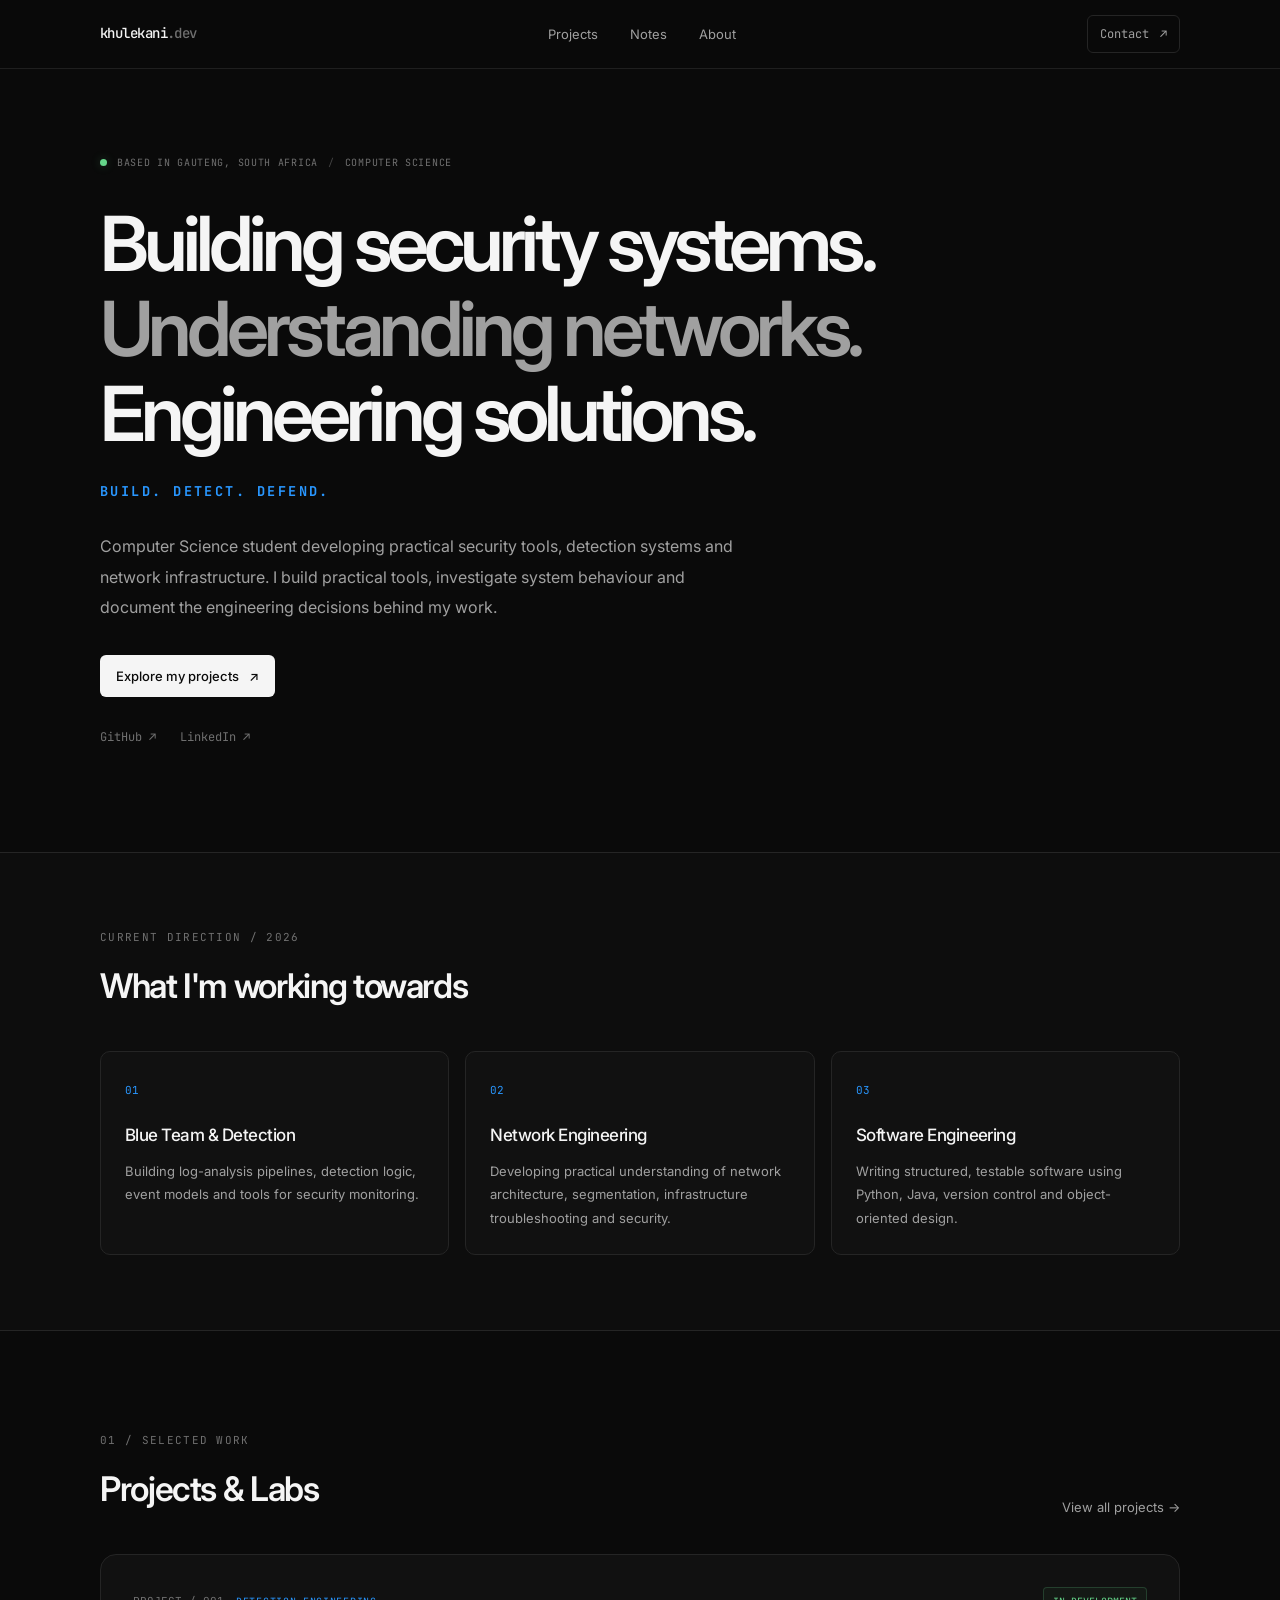
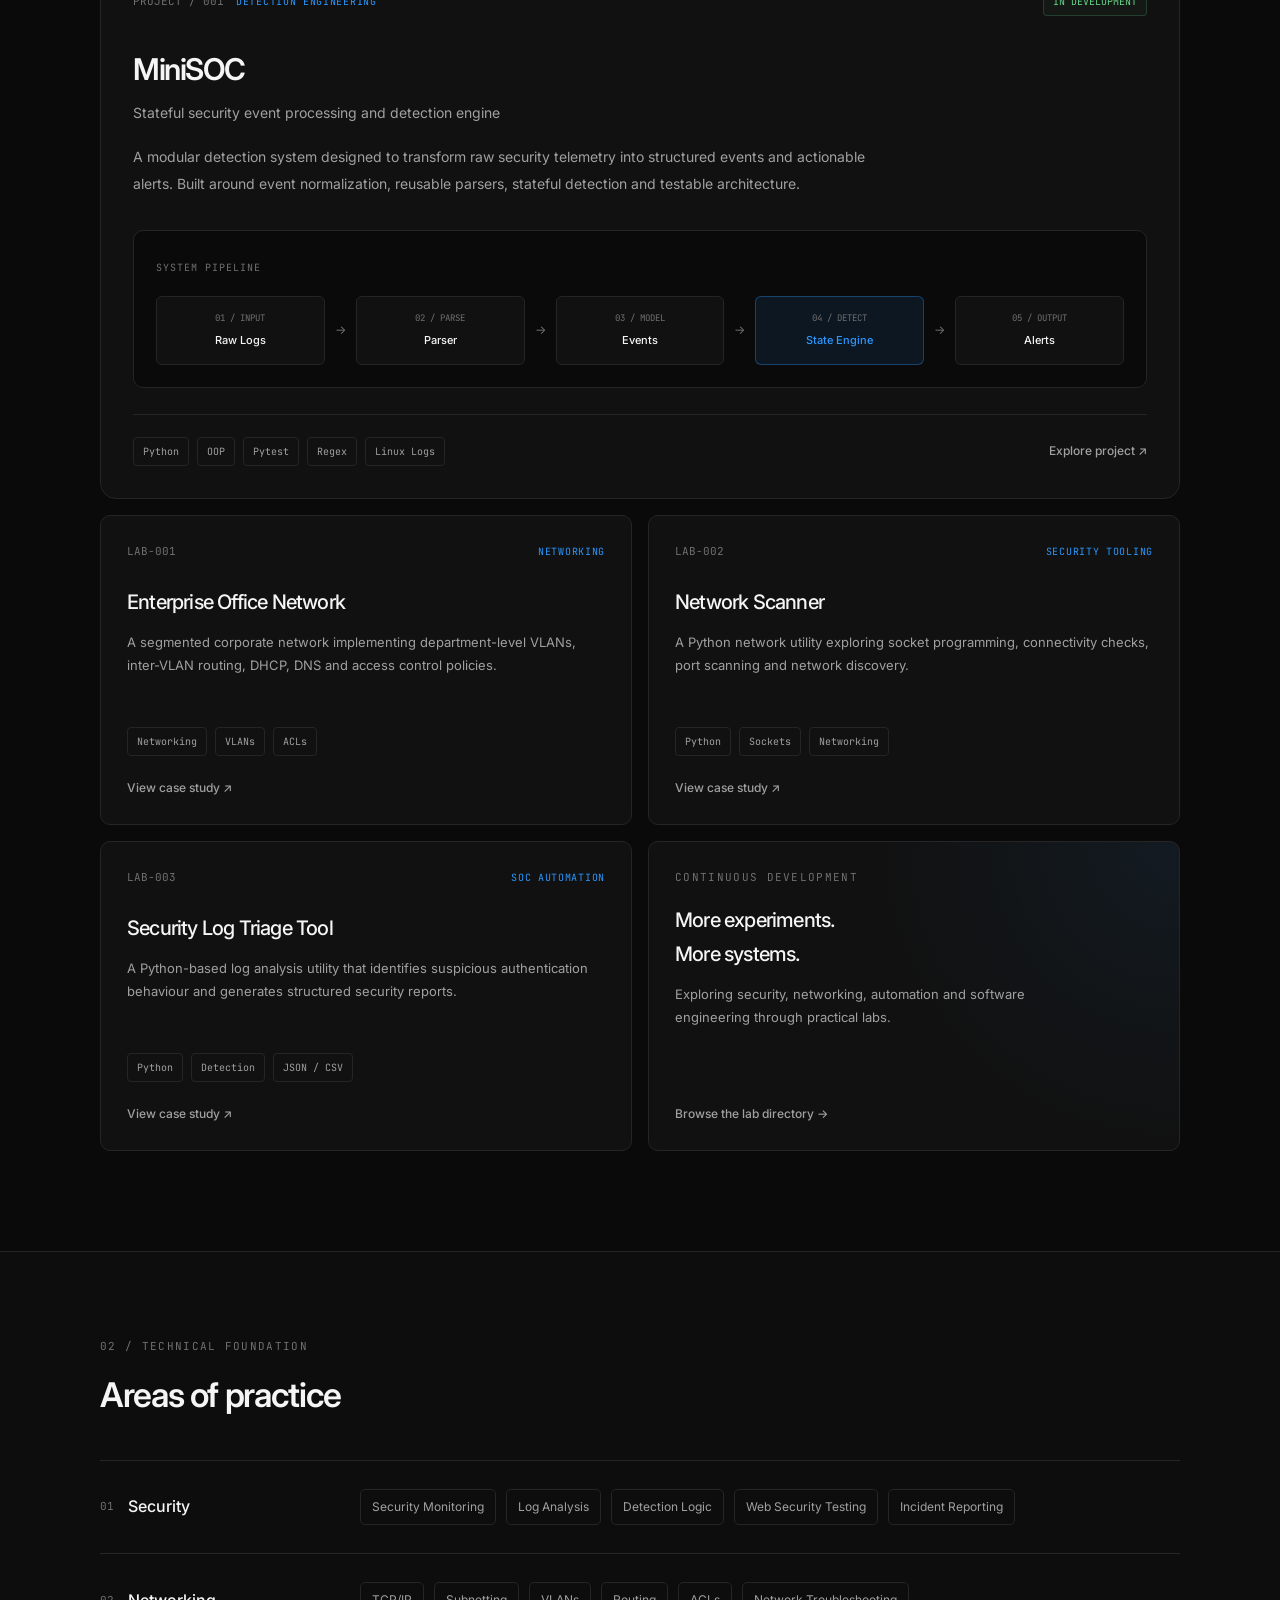
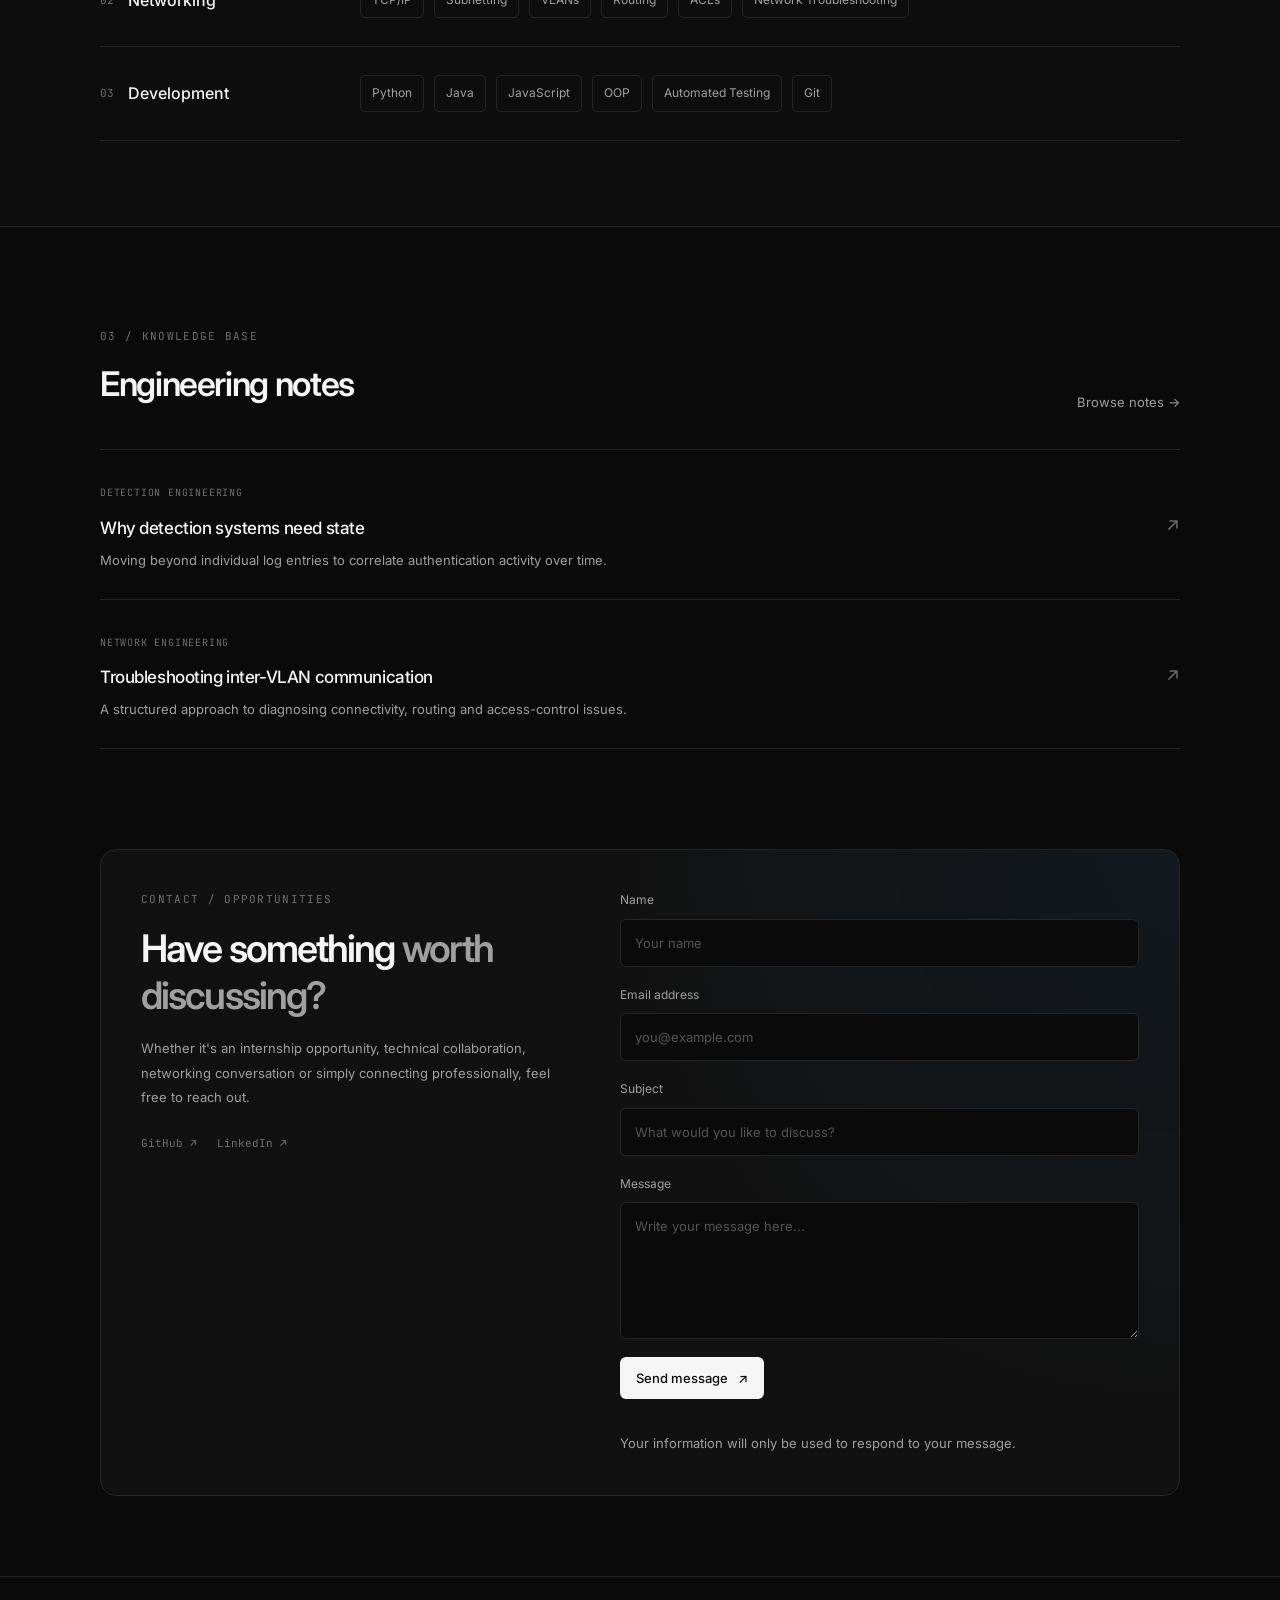
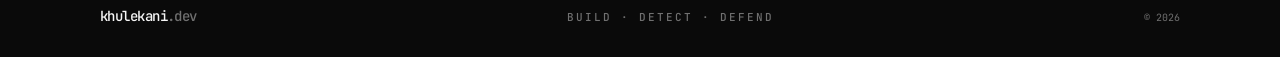
<file: index.html>
<!DOCTYPE html>
<html lang="en">

<head>
    <meta charset="UTF-8">
    <meta name="viewport" content="width=device-width, initial-scale=1.0">

    <title>Khulekani Thabethe | Security & Network Engineering</title>
    <link rel="icon" type="image/svg+xml" href="/assets/images/favicon/favicon.svg" />
    <meta name="description"
        content="Computer Science student focused on cybersecurity, network engineering, detection systems and practical software development.">

    <meta name="theme-color" content="#0a0a0a">

    <link rel="preconnect" href="https://fonts.googleapis.com">
    <link rel="preconnect" href="https://fonts.gstatic.com" crossorigin>

    <link
        href="https://fonts.googleapis.com/css2?family=Inter:wght@400;500;600;700&family=JetBrains+Mono:wght@400;500&display=swap"
        rel="stylesheet">

    <link rel="stylesheet" href="assets/css/style.css" />
    <link rel="stylesheet" href="assets/css/home.css" />
    <link rel="stylesheet" href="assets/css/projects.css" />
    <link rel="stylesheet" href="assets/css/notes.css" />
    <link rel="stylesheet" href="assets/css/about.css" />

</head>

<body>

    <!-- Navigation -->
    <header class="site-header">
        <div class="container nav-wrapper">

            <a href="index.html" class="brand">
                khulekani<span>.dev</span>
            </a>

            <nav class="nav-links">
                <a href="projects.html">Projects</a>
                <a href="notes.html">Notes</a>
                <a href="about.html">About</a>
            </nav>

            <a href="contact.html" class="nav-contact">
                Contact <span>↗</span>
            </a>

        </div>
    </header>


    <main>

        <!-- Hero -->
        <section class="hero container">

            <div class="hero-meta">
                <span class="status-dot"></span>
                <span>BASED IN GAUTENG, SOUTH AFRICA</span>
                <span class="meta-divider">/</span>
                <span>COMPUTER SCIENCE</span>
            </div>

            <h1>
                Building security systems.
                <span>Understanding networks.</span>
                Engineering solutions.
            </h1>

            <p class="tagline">
                BUILD. DETECT. DEFEND.
            </p>

            <p class="hero-description">
                Computer Science student developing practical security tools,
                detection systems and network infrastructure.

                I build practical tools, investigate system behaviour
                and document the engineering decisions behind my work.
            </p>

            <div class="hero-actions">

                <a href="projects.html" class="button button-primary">
                    Explore my projects
                    <span>↗</span>
                </a>

                <!-- <a href="documents/Khulekani-Thabethe-CV.pdf" class="button button-secondary" target="_blank">
                    View CV
                </a> -->

            </div>

            <div class="hero-links">

                <a href="https://github.com/love-eskom" target="_blank" rel="noopener noreferrer">
                    GitHub ↗
                </a>

                <a href="https://www.linkedin.com/in/gcinikhaya-thabethe/" target="_blank" rel="noopener noreferrer">
                    LinkedIn ↗
                </a>

            </div>

        </section>


        <!-- Current Focus -->
        <section class="focus-section">
            <div class="container">

                <div class="section-heading">
                    <div>
                        <span class="section-label">CURRENT DIRECTION / 2026</span>
                        <h2>What I'm working towards</h2>
                    </div>
                </div>

                <div class="focus-grid">

                    <article class="focus-card">
                        <span class="focus-number">01</span>

                        <h3>Blue Team & Detection</h3>

                        <p>
                            Building log-analysis pipelines, detection logic,
                            event models and tools for security monitoring.
                        </p>
                    </article>

                    <article class="focus-card">
                        <span class="focus-number">02</span>

                        <h3>Network Engineering</h3>

                        <p>
                            Developing practical understanding of network
                            architecture, segmentation, infrastructure
                            troubleshooting and security.
                        </p>
                    </article>

                    <article class="focus-card">
                        <span class="focus-number">03</span>

                        <h3>Software Engineering</h3>

                        <p>
                            Writing structured, testable software using
                            Python, Java, version control and
                            object-oriented design.
                        </p>
                    </article>

                </div>
            </div>
        </section>


        <!-- Selected Projects -->
        <section class="projects-section container" id="projects">

            <div class="section-heading section-heading-split">

                <div>
                    <span class="section-label">01 / SELECTED WORK</span>
                    <h2>Projects & Labs</h2>
                </div>

                <a href="projects.html" class="text-link">
                    View all projects →
                </a>

            </div>


            <!-- Featured project -->
            <article class="project-featured">

                <div class="project-topline">

                    <div class="project-id">
                        <span class="project-index">PROJECT / 001</span>
                        <span class="project-category">DETECTION ENGINEERING</span>
                    </div>

                    <span class="project-status status-active">
                        IN DEVELOPMENT
                    </span>

                </div>

                <h3>MiniSOC</h3>

                <p class="project-subtitle">
                    Stateful security event processing and detection engine
                </p>

                <p class="project-description">
                    A modular detection system designed to transform raw
                    security telemetry into structured events and actionable
                    alerts. Built around event normalization, reusable
                    parsers, stateful detection and testable architecture.
                </p>


                <div class="architecture">

                    <span class="architecture-label">
                        SYSTEM PIPELINE
                    </span>

                    <div class="pipeline">

                        <div class="pipeline-node">
                            <small>01 / INPUT</small>
                            <strong>Raw Logs</strong>
                        </div>

                        <span class="pipeline-arrow">→</span>

                        <div class="pipeline-node">
                            <small>02 / PARSE</small>
                            <strong>Parser</strong>
                        </div>

                        <span class="pipeline-arrow">→</span>

                        <div class="pipeline-node">
                            <small>03 / MODEL</small>
                            <strong>Events</strong>
                        </div>

                        <span class="pipeline-arrow">→</span>

                        <div class="pipeline-node pipeline-highlight">
                            <small>04 / DETECT</small>
                            <strong>State Engine</strong>
                        </div>

                        <span class="pipeline-arrow">→</span>

                        <div class="pipeline-node">
                            <small>05 / OUTPUT</small>
                            <strong>Alerts</strong>
                        </div>

                    </div>

                </div>


                <div class="project-footer">

                    <div class="tech-stack">
                        <span>Python</span>
                        <span>OOP</span>
                        <span>Pytest</span>
                        <span>Regex</span>
                        <span>Linux Logs</span>
                    </div>

                    <a href="projects/minisoc.html" class="project-link">
                        Explore project ↗
                    </a>

                </div>

            </article>


            <!-- Secondary projects -->
            <div class="project-grid">

                <article class="project-card">

                    <div class="project-topline">
                        <span class="project-index">LAB-001</span>
                        <span class="project-category">NETWORKING</span>
                    </div>

                    <h3>Enterprise Office Network</h3>

                    <p>
                        A segmented corporate network implementing
                        department-level VLANs, inter-VLAN routing,
                        DHCP, DNS and access control policies.
                    </p>

                    <div class="tech-stack">
                        <span>Networking</span>
                        <span>VLANs</span>
                        <span>ACLs</span>
                    </div>

                    <a href="projects/lab-001-network.html" class="project-link">
                        View case study ↗
                    </a>

                </article>


                <article class="project-card">

                    <div class="project-topline">
                        <span class="project-index">LAB-002</span>
                        <span class="project-category">SECURITY TOOLING</span>
                    </div>

                    <h3>Network Scanner</h3>

                    <p>
                        A Python network utility exploring socket
                        programming, connectivity checks, port scanning
                        and network discovery.
                    </p>

                    <div class="tech-stack">
                        <span>Python</span>
                        <span>Sockets</span>
                        <span>Networking</span>
                    </div>

                    <a href="projects/lab-002-scanner.html" class="project-link">
                        View case study ↗
                    </a>

                </article>


                <article class="project-card">

                    <div class="project-topline">
                        <span class="project-index">LAB-003</span>
                        <span class="project-category">SOC AUTOMATION</span>
                    </div>

                    <h3>Security Log Triage Tool</h3>

                    <p>
                        A Python-based log analysis utility that identifies
                        suspicious authentication behaviour and generates
                        structured security reports.
                    </p>

                    <div class="tech-stack">
                        <span>Python</span>
                        <span>Detection</span>
                        <span>JSON / CSV</span>
                    </div>

                    <a href="projects/lab-003-soc.html" class="project-link">
                        View case study ↗
                    </a>

                </article>


                <article class="project-card project-card-more">

                    <div class="more-content">

                        <span class="section-label">
                            CONTINUOUS DEVELOPMENT
                        </span>

                        <h3>More experiments.<br>More systems.</h3>

                        <p>
                            Exploring security, networking, automation
                            and software engineering through practical labs.
                        </p>

                    </div>

                    <a href="projects.html" class="project-link">
                        Browse the lab directory →
                    </a>

                </article>

            </div>

        </section>


        <!-- Technical Areas -->
        <section class="expertise-section">

            <div class="container">

                <div class="section-heading">
                    <div>
                        <span class="section-label">02 / TECHNICAL FOUNDATION</span>
                        <h2>Areas of practice</h2>
                    </div>
                </div>


                <div class="expertise-list">

                    <div class="expertise-row">

                        <div class="expertise-title">
                            <span>01</span>
                            <h3>Security</h3>
                        </div>

                        <div class="expertise-items">
                            <span>Security Monitoring</span>
                            <span>Log Analysis</span>
                            <span>Detection Logic</span>
                            <span>Web Security Testing</span>
                            <span>Incident Reporting</span>
                        </div>

                    </div>


                    <div class="expertise-row">

                        <div class="expertise-title">
                            <span>02</span>
                            <h3>Networking</h3>
                        </div>

                        <div class="expertise-items">
                            <span>TCP/IP</span>
                            <span>Subnetting</span>
                            <span>VLANs</span>
                            <span>Routing</span>
                            <span>ACLs</span>
                            <span>Network Troubleshooting</span>
                        </div>

                    </div>


                    <div class="expertise-row">

                        <div class="expertise-title">
                            <span>03</span>
                            <h3>Development</h3>
                        </div>

                        <div class="expertise-items">
                            <span>Python</span>
                            <span>Java</span>
                            <span>JavaScript</span>
                            <span>OOP</span>
                            <span>Automated Testing</span>
                            <span>Git</span>
                        </div>

                    </div>

                </div>

            </div>

        </section>


        <!-- Latest Notes -->
        <section class="notes-section container">

            <div class="section-heading section-heading-split">

                <div>
                    <span class="section-label">03 / KNOWLEDGE BASE</span>
                    <h2>Engineering notes</h2>
                </div>

                <a href="notes.html" class="text-link">
                    Browse notes →
                </a>

            </div>


            <div class="notes-list">

                <a href="notes/stateful-detection.html" class="note-item">

                    <div>
                        <span class="note-category">DETECTION ENGINEERING</span>

                        <h3>
                            Why detection systems need state
                        </h3>

                        <p>
                            Moving beyond individual log entries to
                            correlate authentication activity over time.
                        </p>
                    </div>

                    <span class="note-arrow">↗</span>

                </a>


                <a href="notes/vlan-troubleshooting.html" class="note-item">

                    <div>
                        <span class="note-category">NETWORK ENGINEERING</span>

                        <h3>
                            Troubleshooting inter-VLAN communication
                        </h3>

                        <p>
                            A structured approach to diagnosing
                            connectivity, routing and access-control issues.
                        </p>
                    </div>

                    <span class="note-arrow">↗</span>

                </a>

            </div>

        </section>


        <!-- Contact -->
        <section class="contact-section container" id="contact">

            <div class="contact-panel contact-panel-form">

                <div class="contact-intro">

                    <span class="section-label">
                        CONTACT / OPPORTUNITIES
                    </span>

                    <h2>
                        Have something
                        <span>worth discussing?</span>
                    </h2>

                    <p>
                        Whether it's an internship opportunity, technical
                        collaboration, networking conversation or simply
                        connecting professionally, feel free to reach out.
                    </p>

                    <div class="contact-direct-links">

                        <a href="https://github.com/love-eskom" target="_blank" rel="noopener noreferrer">
                            GitHub ↗
                        </a>

                        <a href="https://www.linkedin.com/in/gcinikhaya-thabethe/" target="_blank"
                            rel="noopener noreferrer">
                            LinkedIn ↗
                        </a>

                    </div>

                </div>


                <form class="contact-form" action="https://formspree.io/f/xeagnljv" method="POST">

                    <input type="text" name="_gotcha" class="honeypot" style="display: none;" tabindex="-1"
                        autocomplete="off" aria-hidden="true">

                    <input type="hidden" name="_subject" value="New portfolio inquiry from khulekani.dev">

                    <div class="form-group">
                        <label for="name">Name</label>
                        <input type="text" id="name" name="name" placeholder="Your name" autocomplete="name" required>
                    </div>

                    <div class="form-group">
                        <label for="email">Email address</label>
                        <input type="email" id="email" name="email" placeholder="you@example.com" autocomplete="email"
                            required>
                    </div>

                    <div class="form-group">
                        <label for="subject">Subject</label>
                        <input type="text" id="subject" name="subject" placeholder="What would you like to discuss?"
                            required>
                    </div>

                    <div class="form-group">
                        <label for="message">Message</label>
                        <textarea id="message" name="message" rows="5" placeholder="Write your message here..."
                            required></textarea>
                    </div>

                    <button type="submit" class="button button-primary form-submit">
                        Send message
                        <span>↗</span>
                    </button>

                    <p class="form-note">
                        Your information will only be used to respond to your message.
                    </p>

                </form>

            </div>

        </section>

    </main>


    <!-- Footer -->
    <footer class="site-footer">

        <div class="container footer-content">

            <a href="index.html" class="brand">
                khulekani<span>.dev</span>
            </a>

            <p class="tagline">
                BUILD &middot; DETECT &middot; DEFEND
            </p>

            <span class="footer-copy">
                &copy; 2026
            </span>

        </div>

    </footer>

</body>

</html>
</file>
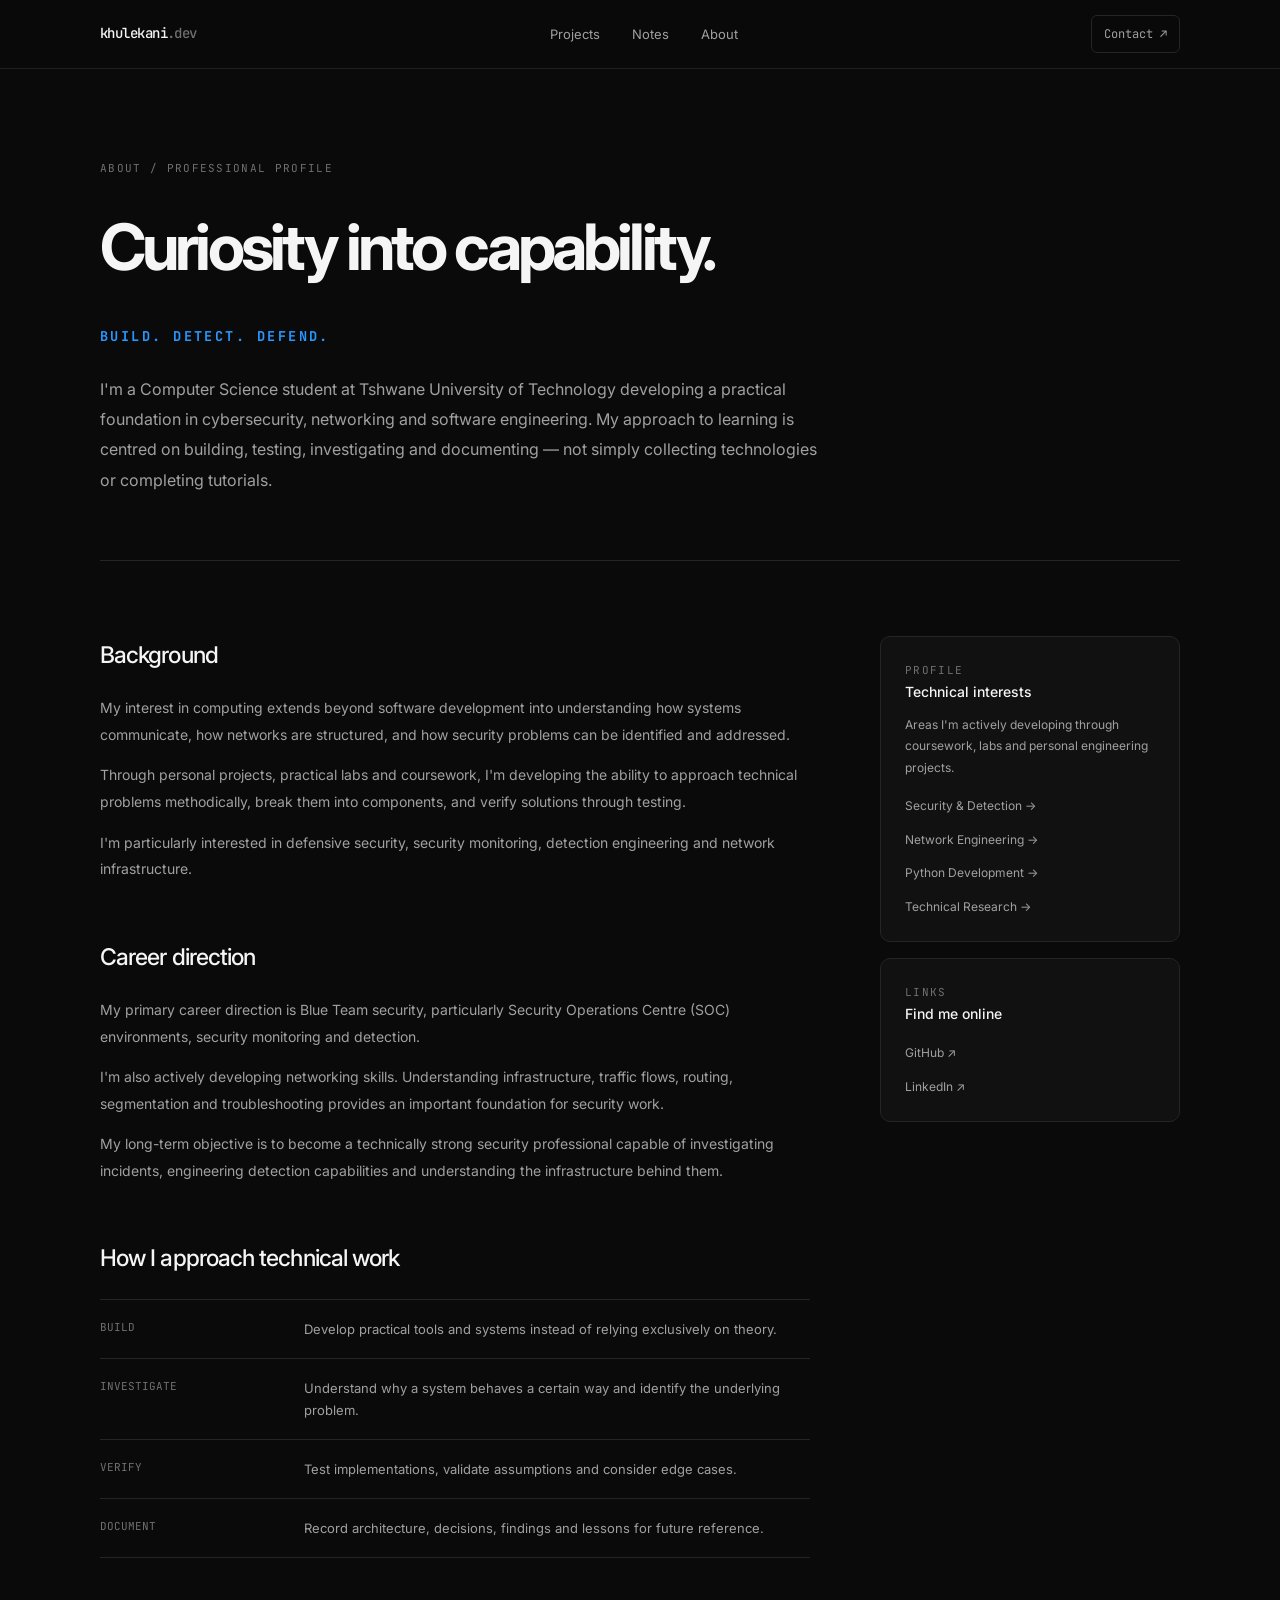
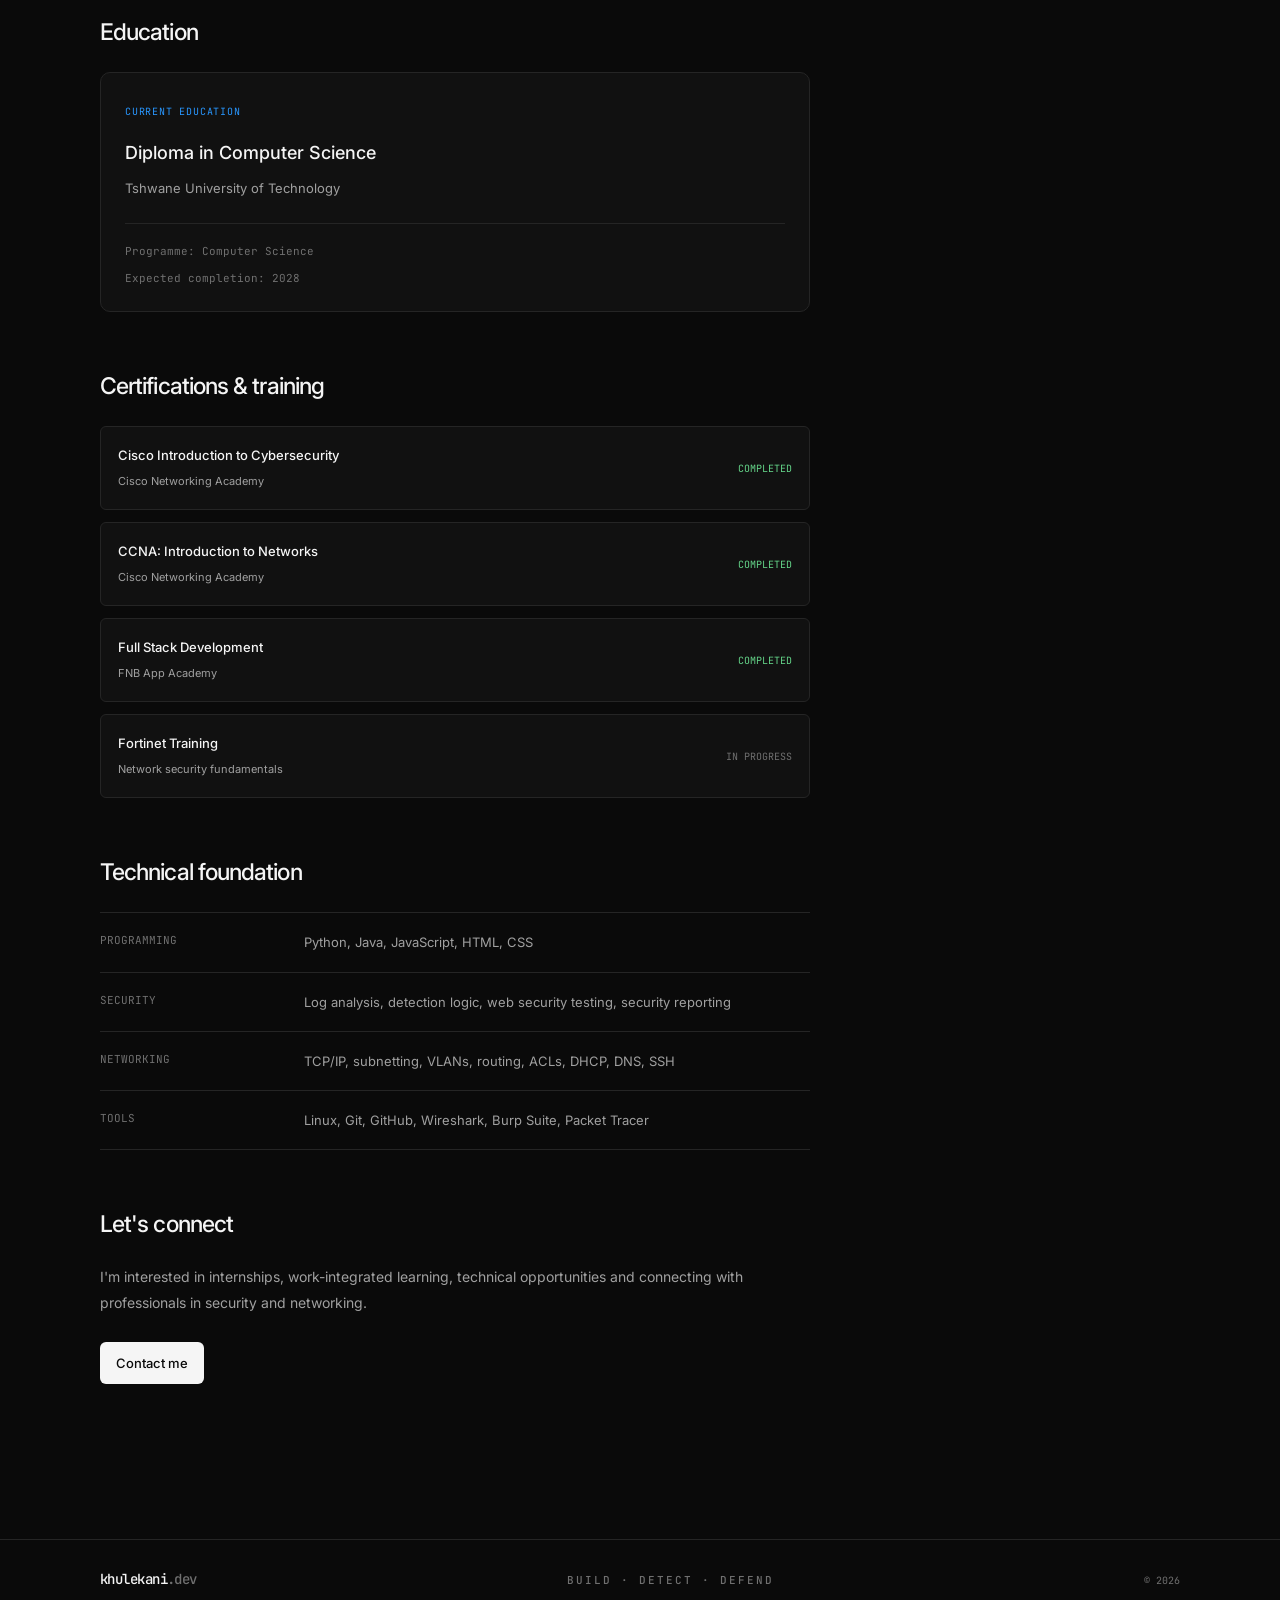
<file: about.html>
<!DOCTYPE html>
<html lang="en">

<head>
    <meta charset="UTF-8">
    <meta name="viewport" content="width=device-width, initial-scale=1.0">

    <title>About | Khulekani Thabethe</title>
    <meta name="description"
        content="About Khulekani Thabethe, Computer Science student focused on cybersecurity, network engineering and software development.">

    <link rel="preconnect" href="https://fonts.googleapis.com">
    <link rel="preconnect" href="https://fonts.gstatic.com" crossorigin>

    <link
        href="https://fonts.googleapis.com/css2?family=Inter:wght@400;500;600;700&family=JetBrains+Mono:wght@400;500&display=swap"
        rel="stylesheet">

    <link rel="stylesheet" href="assets/css/style.css">
    <link rel="stylesheet" href="assets/css/about.css" />

    <style>
        .about-hero {
            padding: 90px 0 65px;
            border-bottom: 1px solid var(--border);
        }

        .about-hero h1 {
            margin-top: 15px;
            font-size: clamp(40px, 6vw, 64px);
            letter-spacing: -0.06em;
        }

        .about-hero .intro {
            max-width: 720px;
            margin-top: 25px;
            color: var(--text-secondary);
            font-size: 16px;
            line-height: 1.9;
        }

        .about-content {
            padding: 75px 0 100px;
        }

        .about-grid {
            display: grid;
            grid-template-columns: 1fr 300px;
            gap: 70px;
            align-items: start;
        }

        .about-main section {
            margin-bottom: 55px;
        }

        .about-main h2 {
            font-size: 23px;
            font-weight: 500;
            letter-spacing: -0.04em;
            margin-bottom: 20px;
        }

        .about-main p {
            color: var(--text-secondary);
            font-size: 14px;
            line-height: 1.9;
            margin-bottom: 14px;
        }

        .education-card {
            padding: 24px;
            border: 1px solid var(--border);
            border-radius: var(--radius-md);
            background: var(--surface);
        }

        .education-card .school-label {
            color: var(--accent);
            font-family: var(--font-mono);
            font-size: 10px;
            letter-spacing: .08em;
        }

        .education-card h3 {
            margin-top: 15px;
            font-size: 18px;
            font-weight: 500;
        }

        .education-card p {
            margin-top: 8px;
            color: var(--text-secondary);
            font-size: 13px;
        }

        .education-meta {
            display: flex;
            flex-direction: column;
            gap: 8px;
            margin-top: 22px;
            padding-top: 18px;
            border-top: 1px solid var(--border);
        }

        .education-meta span {
            font-family: var(--font-mono);
            font-size: 11px;
            color: var(--text-muted);
        }

        .profile-list {
            border-top: 1px solid var(--border);
        }

        .profile-row {
            display: grid;
            grid-template-columns: 180px 1fr;
            gap: 24px;
            padding: 18px 0;
            border-bottom: 1px solid var(--border);
        }

        .profile-row .label {
            color: var(--text-muted);
            font-family: var(--font-mono);
            font-size: 11px;
        }

        .profile-row .value {
            color: var(--text-secondary);
            font-size: 13px;
        }

        .cert-list {
            display: flex;
            flex-direction: column;
            gap: 12px;
        }

        .cert-item {
            display: flex;
            justify-content: space-between;
            align-items: center;
            gap: 20px;
            padding: 17px;
            border: 1px solid var(--border);
            border-radius: var(--radius-sm);
            background: var(--surface);
        }

        .cert-item h3 {
            font-size: 13px;
            font-weight: 500;
        }

        .cert-item p {
            margin: 5px 0 0;
            font-size: 11px;
        }

        .cert-status {
            flex-shrink: 0;
            color: var(--text-muted);
            font-family: var(--font-mono);
            font-size: 10px;
        }

        .cert-status.completed {
            color: var(--green);
        }

        .about-sidebar {
            position: sticky;
            top: 95px;
        }

        .sidebar-card {
            padding: 24px;
            border: 1px solid var(--border);
            border-radius: var(--radius-md);
            background: var(--surface);
            margin-bottom: 16px;
        }

        .sidebar-card h3 {
            font-size: 14px;
            font-weight: 500;
        }

        .sidebar-card p {
            color: var(--text-secondary);
            font-size: 12px;
            margin-top: 10px;
            line-height: 1.8;
        }

        .sidebar-links {
            display: flex;
            flex-direction: column;
            gap: 13px;
            margin-top: 18px;
        }

        .sidebar-links a {
            color: var(--text-secondary);
            font-size: 12px;
            transition: color var(--transition);
        }

        .sidebar-links a:hover {
            color: var(--accent);
        }

        .about-cta {
            margin-top: 25px;
            display: flex;
            flex-wrap: wrap;
            gap: 10px;
        }

        @media(max-width: 800px) {
            .about-grid {
                grid-template-columns: 1fr;
                gap: 40px;
            }

            .about-sidebar {
                position: static;
            }
        }

        @media(max-width: 550px) {
            .profile-row {
                grid-template-columns: 1fr;
                gap: 8px;
            }

            .cert-item {
                align-items: flex-start;
                flex-direction: column;
            }
        }
    </style>
</head>

<body>

    <header class="site-header">
        <div class="container nav-wrapper">

            <a href="index.html" class="brand">
                khulekani<span>.dev</span>
            </a>

            <nav class="nav-links">
                <a href="projects.html">Projects</a>
                <a href="notes.html">Notes</a>
                <a href="about.html">About</a>
            </nav>

            <a href="index.html#contact" class="nav-contact">
                Contact ↗
            </a>

        </div>
    </header>


    <main>

        <section class="about-hero container">

            <span class="section-label">ABOUT / PROFESSIONAL PROFILE</span>

            <h1>Curiosity into capability.</h1>
            <p class="tagline">
                BUILD. DETECT. DEFEND.
            </p>

            <p class="intro">
                I'm a Computer Science student at Tshwane University of
                Technology developing a practical foundation in cybersecurity,
                networking and software engineering.

                My approach to learning is centred on building, testing,
                investigating and documenting — not simply collecting
                technologies or completing tutorials.
            </p>

        </section>


        <section class="about-content container">

            <div class="about-grid">

                <div class="about-main">


                    <!-- Background -->
                    <section>

                        <h2>Background</h2>

                        <p>
                            My interest in computing extends beyond software
                            development into understanding how systems
                            communicate, how networks are structured,
                            and how security problems can be identified
                            and addressed.
                        </p>

                        <p>
                            Through personal projects, practical labs and
                            coursework, I'm developing the ability to approach
                            technical problems methodically, break them into
                            components, and verify solutions through testing.
                        </p>

                        <p>
                            I'm particularly interested in defensive security,
                            security monitoring, detection engineering and
                            network infrastructure.
                        </p>

                    </section>


                    <!-- Career Direction -->
                    <section>

                        <h2>Career direction</h2>

                        <p>
                            My primary career direction is Blue Team security,
                            particularly Security Operations Centre (SOC)
                            environments, security monitoring and detection.
                        </p>

                        <p>
                            I'm also actively developing networking skills.
                            Understanding infrastructure, traffic flows,
                            routing, segmentation and troubleshooting provides
                            an important foundation for security work.
                        </p>

                        <p>
                            My long-term objective is to become a technically
                            strong security professional capable of investigating
                            incidents, engineering detection capabilities and
                            understanding the infrastructure behind them.
                        </p>

                    </section>


                    <!-- Approach -->
                    <section>

                        <h2>How I approach technical work</h2>

                        <div class="profile-list">

                            <div class="profile-row">
                                <span class="label">BUILD</span>
                                <span class="value">
                                    Develop practical tools and systems
                                    instead of relying exclusively on theory.
                                </span>
                            </div>

                            <div class="profile-row">
                                <span class="label">INVESTIGATE</span>
                                <span class="value">
                                    Understand why a system behaves a certain
                                    way and identify the underlying problem.
                                </span>
                            </div>

                            <div class="profile-row">
                                <span class="label">VERIFY</span>
                                <span class="value">
                                    Test implementations, validate assumptions
                                    and consider edge cases.
                                </span>
                            </div>

                            <div class="profile-row">
                                <span class="label">DOCUMENT</span>
                                <span class="value">
                                    Record architecture, decisions, findings
                                    and lessons for future reference.
                                </span>
                            </div>

                        </div>

                    </section>


                    <!-- Education -->
                    <section>

                        <h2>Education</h2>

                        <div class="education-card">

                            <span class="school-label">CURRENT EDUCATION</span>

                            <h3>Diploma in Computer Science</h3>

                            <p>
                                Tshwane University of Technology
                            </p>

                            <div class="education-meta">
                                <span>Programme: Computer Science</span>
                                <span>Expected completion: 2028</span>
                            </div>

                        </div>

                    </section>


                    <!-- Certifications -->
                    <section>

                        <h2>Certifications & training</h2>

                        <div class="cert-list">

                            <article class="cert-item">
                                <div>
                                    <h3>Cisco Introduction to Cybersecurity</h3>
                                    <p>Cisco Networking Academy</p>
                                </div>

                                <span class="cert-status completed">
                                    COMPLETED
                                </span>
                            </article>


                            <article class="cert-item">
                                <div>
                                    <h3>CCNA: Introduction to Networks</h3>
                                    <p>Cisco Networking Academy</p>
                                </div>

                                <span class="cert-status completed">
                                    COMPLETED
                                </span>
                            </article>


                            <article class="cert-item">
                                <div>
                                    <h3>Full Stack Development</h3>
                                    <p>FNB App Academy</p>
                                </div>

                                <span class="cert-status completed">
                                    COMPLETED
                                </span>
                            </article>


                            <article class="cert-item">
                                <div>
                                    <h3>Fortinet Training</h3>
                                    <p>Network security fundamentals</p>
                                </div>

                                <span class="cert-status">
                                    IN PROGRESS
                                </span>
                            </article>

                        </div>

                    </section>


                    <!-- Technical skills -->
                    <section>

                        <h2>Technical foundation</h2>

                        <div class="profile-list">

                            <div class="profile-row">
                                <span class="label">PROGRAMMING</span>
                                <span class="value">
                                    Python, Java, JavaScript, HTML, CSS
                                </span>
                            </div>

                            <div class="profile-row">
                                <span class="label">SECURITY</span>
                                <span class="value">
                                    Log analysis, detection logic,
                                    web security testing, security reporting
                                </span>
                            </div>

                            <div class="profile-row">
                                <span class="label">NETWORKING</span>
                                <span class="value">
                                    TCP/IP, subnetting, VLANs, routing,
                                    ACLs, DHCP, DNS, SSH
                                </span>
                            </div>

                            <div class="profile-row">
                                <span class="label">TOOLS</span>
                                <span class="value">
                                    Linux, Git, GitHub, Wireshark,
                                    Burp Suite, Packet Tracer
                                </span>
                            </div>

                        </div>

                    </section>


                    <!-- CTA -->
                    <section>

                        <h2>Let's connect</h2>

                        <p>
                            I'm interested in internships, work-integrated
                            learning, technical opportunities and connecting
                            with professionals in security and networking.
                        </p>

                        <div class="about-cta">

                            <a href="index.html#contact" class="button button-primary">
                                Contact me
                            </a>

                            <!-- <a href="documents/Khulekani-Thabethe-CV.pdf" class="button button-secondary"
                                target="_blank">
                                Download CV
                            </a> -->

                        </div>

                    </section>

                </div>


                <!-- Sidebar -->
                <aside class="about-sidebar">

                    <div class="sidebar-card">

                        <span class="section-label">PROFILE</span>

                        <h3>Technical interests</h3>

                        <p>
                            Areas I'm actively developing through coursework,
                            labs and personal engineering projects.
                        </p>

                        <div class="sidebar-links">
                            <a href="projects.html">Security & Detection →</a>
                            <a href="projects.html">Network Engineering →</a>
                            <a href="projects.html">Python Development →</a>
                            <a href="notes.html">Technical Research →</a>
                        </div>

                    </div>


                    <div class="sidebar-card">

                        <span class="section-label">LINKS</span>

                        <h3>Find me online</h3>

                        <div class="sidebar-links">

                            <a href="https://github.com/love-eskom" target="_blank" rel="noopener noreferrer">
                                GitHub ↗
                            </a>

                            <a href="https://www.linkedin.com/in/gcinikhaya-thabethe-33167b274/" target="_blank"
                                rel="noopener noreferrer">
                                LinkedIn ↗
                            </a>

                        </div>

                    </div>

                </aside>

            </div>

        </section>

    </main>


    <footer class="site-footer">
        <div class="container footer-content">
            <a href="index.html" class="brand">khulekani<span>.dev</span></a>
            <p class="tagline">BUILD &middot; DETECT &middot; DEFEND</p>
            <span class="footer-copy">&copy; 2026</span>
        </div>
    </footer>

</body>

</html>
</file>
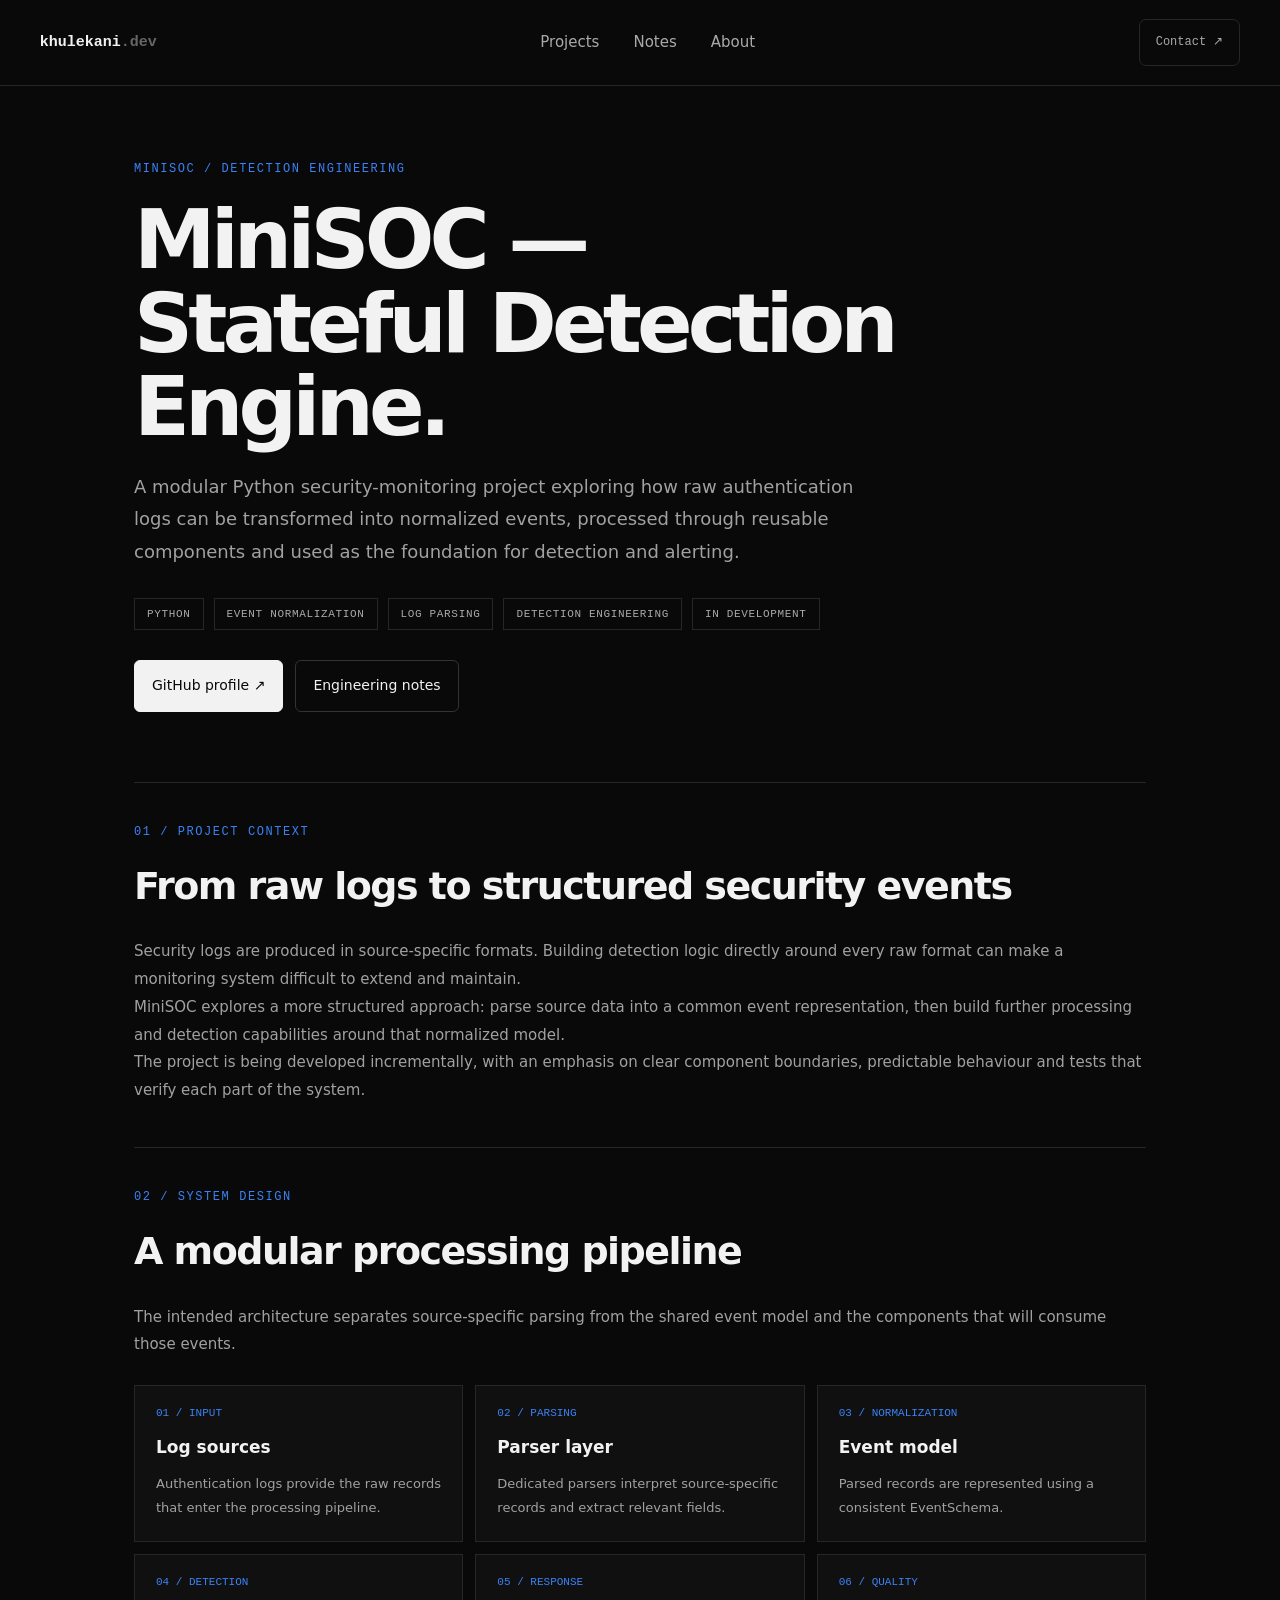
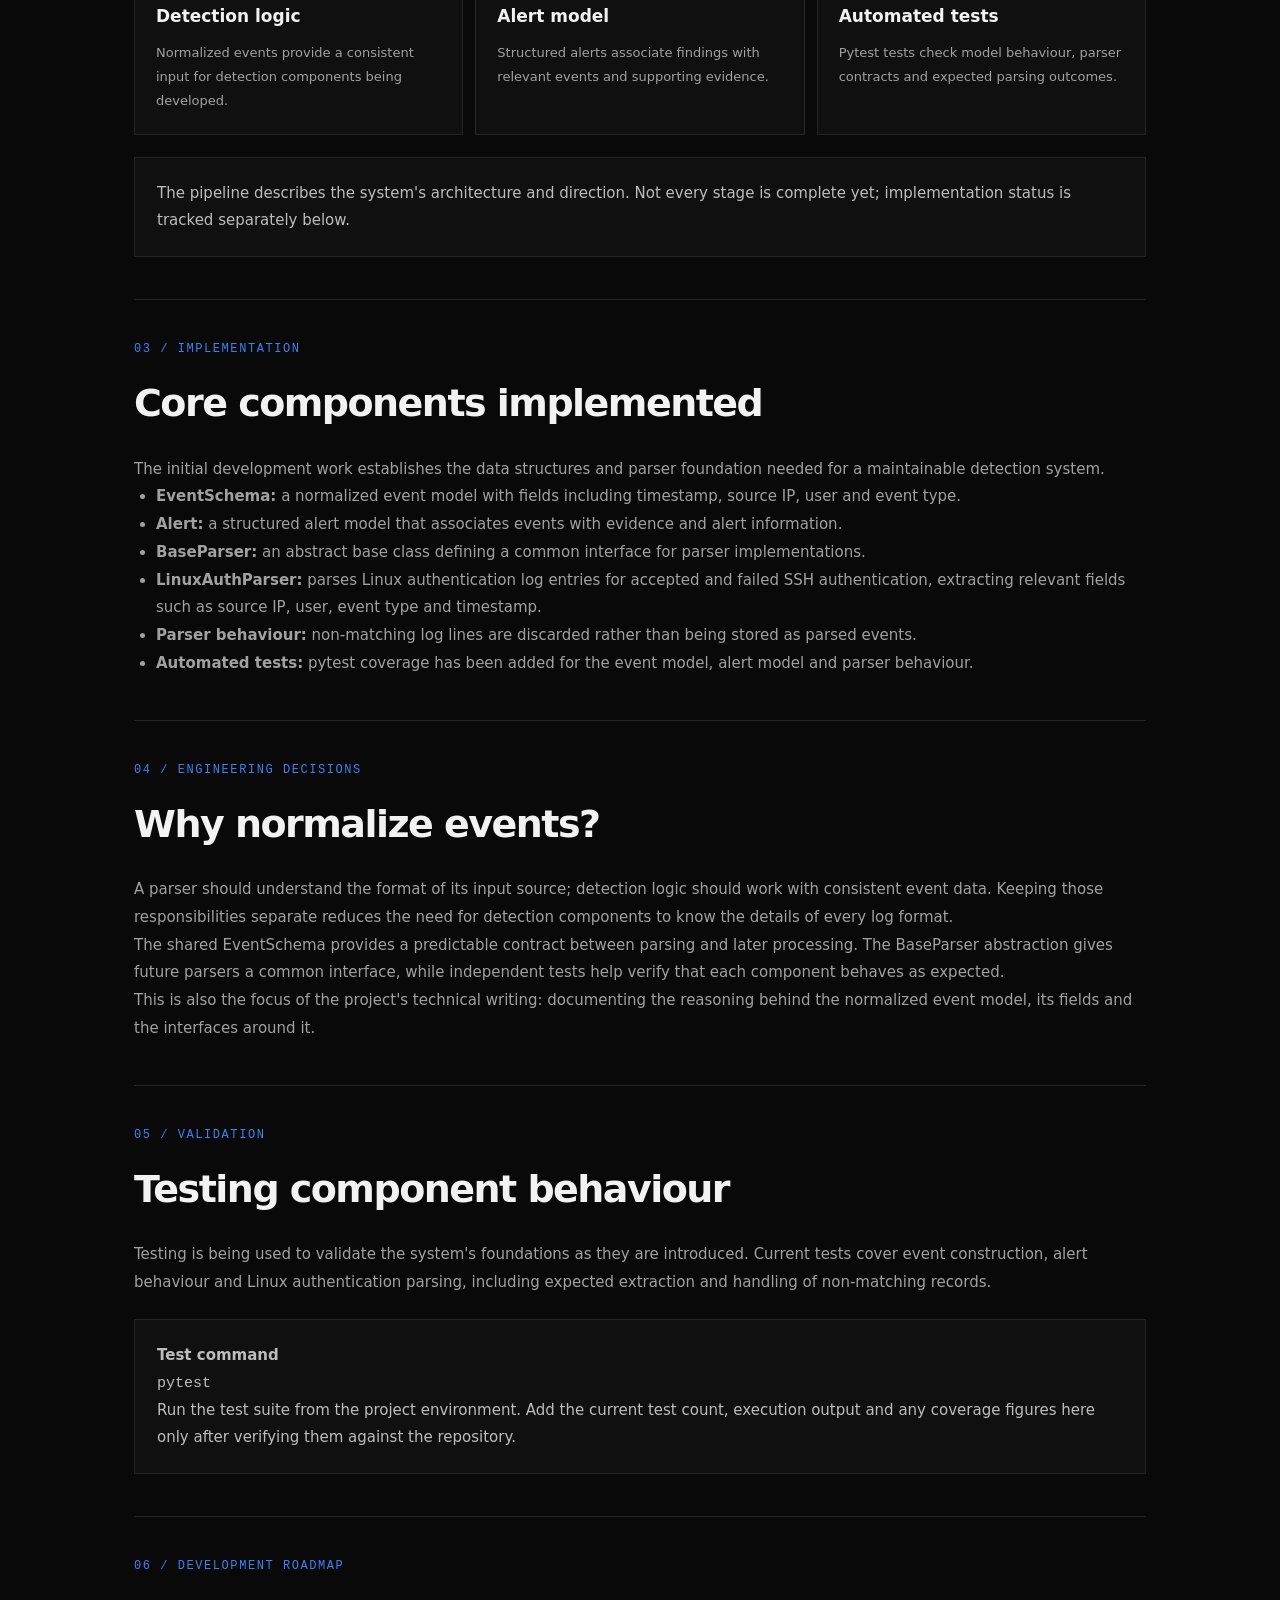
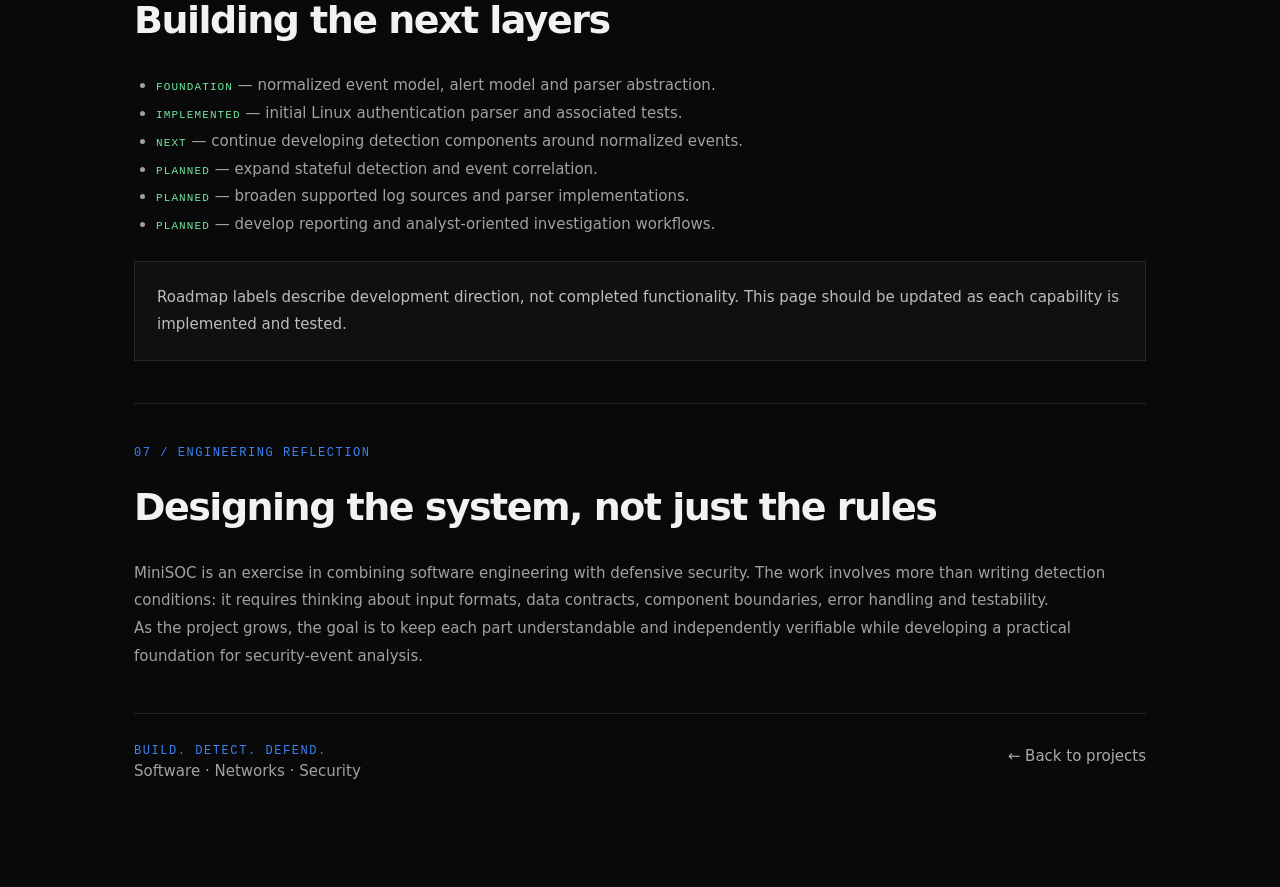
<file: minisoc.html>
<!DOCTYPE html>
<html lang="en">
<head>
  <meta charset="UTF-8">
  <meta name="viewport" content="width=device-width, initial-scale=1.0">
  <title>MiniSOC — Stateful Detection Engine | Khulekani</title>
  <meta name="description" content="MiniSOC is a modular Python security monitoring project exploring normalized security events, reusable log parsers, detection engineering and alert generation.">
  <link rel="stylesheet" href="../assets/css/style.css">
  <style>
:root {
  --bg: #090909; --panel: #101010; --line: #262626;
  --text: #f2f2f2; --muted: #a1a1a1; --accent: #3b82f6;
  --green: #6ee7a0;
}
* { box-sizing: border-box; }
body {
  margin: 0; background: var(--bg); color: var(--text);
  font-family: Inter, system-ui, -apple-system, BlinkMacSystemFont, "Segoe UI", sans-serif;
}
a { color: inherit; }
.navbar {
  min-height: 86px; padding: 0 3.1%; border-bottom: 1px solid var(--line);
  display: flex; align-items: center; justify-content: space-between; gap: 24px;
}
.logo { font-family: monospace; font-weight: 700; text-decoration: none; }
.logo span { color: #666; }
.nav-links { display: flex; gap: 34px; }
.nav-links a { color: #aaa; text-decoration: none; font-size: 15px; }
.nav-links a:hover, .nav-contact:hover { color: var(--text); }
.nav-contact { padding: 12px 16px; border: 1px solid var(--line); border-radius: 7px;
  text-decoration: none; font-family: monospace; color: #aaa; }
.project-page { max-width: 1080px; margin: auto; padding: 76px 34px 100px; }
.eyebrow, .section-label { color: var(--accent); font: 12px monospace;
  letter-spacing: .13em; text-transform: uppercase; }
h1 { font-size: clamp(42px, 7vw, 82px); line-height: 1.02; letter-spacing: -.06em;
  max-width: 920px; margin: 22px 0; }
.lede { color: var(--muted); max-width: 760px; font-size: 18px; line-height: 1.8; }
.meta { display: flex; flex-wrap: wrap; gap: 10px; margin: 30px 0; }
.meta span { border: 1px solid var(--line); padding: 9px 12px; color: #aaa;
  font: 11px monospace; letter-spacing: .06em; }
.actions { display: flex; flex-wrap: wrap; gap: 12px; margin: 30px 0 70px; }
.actions a { border: 1px solid #333; border-radius: 6px; padding: 13px 17px;
  text-decoration: none; font-size: 14px; }
.actions a.primary { background: var(--text); color: #090909; border-color: var(--text); }
section { border-top: 1px solid var(--line); padding: 42px 0; }
h2 { font-size: clamp(26px, 4vw, 38px); letter-spacing: -.04em; margin: 15px 0 20px; }
h3 { font-size: 17px; margin: 0 0 10px; }
p, li { color: var(--muted); line-height: 1.85; }
ul { padding-left: 22px; }
.grid { display: grid; grid-template-columns: repeat(3, 1fr); gap: 12px; margin-top: 26px; }
.tile { background: var(--panel); border: 1px solid var(--line); padding: 21px; }
.tile .num { color: var(--accent); font: 11px monospace; display: block; margin-bottom: 14px; }
.tile p { font-size: 13px; margin-bottom: 0; }
.callout { background: var(--panel); border: 1px solid var(--line); padding: 22px;
  margin-top: 22px; color: #bdbdbd; line-height: 1.8; }
.status { color: var(--green); font: 11px monospace; letter-spacing: .1em; }
.footer { border-top: 1px solid var(--line); padding-top: 30px; display: flex;
  justify-content: space-between; gap: 20px; flex-wrap: wrap; }
.footer a { color: #aaa; text-decoration: none; }
@media (max-width: 720px) {
  .navbar { padding: 20px; flex-wrap: wrap; }
  .nav-links { order: 3; width: 100%; gap: 20px; }
  .project-page { padding: 48px 22px 70px; }
  .grid { grid-template-columns: 1fr; }
}
  </style>
</head>
<body>
  <header class="navbar">
    <a href="../index.html" class="logo">khulekani<span>.dev</span></a>
    <nav class="nav-links">
      <a href="../projects.html">Projects</a>
      <a href="../notes.html">Notes</a>
      <a href="../about.html">About</a>
    </nav>
    <a href="../index.html#contact" class="nav-contact">Contact ↗</a>
  </header>

  <main class="project-page">
    <div class="eyebrow">MINISOC / DETECTION ENGINEERING</div>
    <h1>MiniSOC —<br>Stateful Detection Engine.</h1>
    <p class="lede">A modular Python security-monitoring project exploring how raw authentication logs can be transformed into normalized events, processed through reusable components and used as the foundation for detection and alerting.</p>

    <div class="meta">
      <span>PYTHON</span>
      <span>EVENT NORMALIZATION</span>
      <span>LOG PARSING</span>
      <span>DETECTION ENGINEERING</span>
      <span>IN DEVELOPMENT</span>
    </div>

    <div class="actions">
      <a class="primary" href="https://github.com/love-eskom" target="_blank" rel="noopener noreferrer">GitHub profile ↗</a>
      <a href="../notes.html">Engineering notes</a>
    </div>

    <section>
      <div class="section-label">01 / PROJECT CONTEXT</div>
      <h2>From raw logs to structured security events</h2>
      <p>Security logs are produced in source-specific formats. Building detection logic directly around every raw format can make a monitoring system difficult to extend and maintain.</p>
      <p>MiniSOC explores a more structured approach: parse source data into a common event representation, then build further processing and detection capabilities around that normalized model.</p>
      <p>The project is being developed incrementally, with an emphasis on clear component boundaries, predictable behaviour and tests that verify each part of the system.</p>
    </section>

    <section>
      <div class="section-label">02 / SYSTEM DESIGN</div>
      <h2>A modular processing pipeline</h2>
      <p>The intended architecture separates source-specific parsing from the shared event model and the components that will consume those events.</p>
      <div class="grid">
        <article class="tile">
          <span class="num">01 / INPUT</span>
          <h3>Log sources</h3>
          <p>Authentication logs provide the raw records that enter the processing pipeline.</p>
        </article>
        <article class="tile">
          <span class="num">02 / PARSING</span>
          <h3>Parser layer</h3>
          <p>Dedicated parsers interpret source-specific records and extract relevant fields.</p>
        </article>
        <article class="tile">
          <span class="num">03 / NORMALIZATION</span>
          <h3>Event model</h3>
          <p>Parsed records are represented using a consistent EventSchema.</p>
        </article>
        <article class="tile">
          <span class="num">04 / DETECTION</span>
          <h3>Detection logic</h3>
          <p>Normalized events provide a consistent input for detection components being developed.</p>
        </article>
        <article class="tile">
          <span class="num">05 / RESPONSE</span>
          <h3>Alert model</h3>
          <p>Structured alerts associate findings with relevant events and supporting evidence.</p>
        </article>
        <article class="tile">
          <span class="num">06 / QUALITY</span>
          <h3>Automated tests</h3>
          <p>Pytest tests check model behaviour, parser contracts and expected parsing outcomes.</p>
        </article>
      </div>
      <div class="callout">The pipeline describes the system's architecture and direction. Not every stage is complete yet; implementation status is tracked separately below.</div>
    </section>

    <section>
      <div class="section-label">03 / IMPLEMENTATION</div>
      <h2>Core components implemented</h2>
      <p>The initial development work establishes the data structures and parser foundation needed for a maintainable detection system.</p>
      <ul>
        <li><strong>EventSchema:</strong> a normalized event model with fields including timestamp, source IP, user and event type.</li>
        <li><strong>Alert:</strong> a structured alert model that associates events with evidence and alert information.</li>
        <li><strong>BaseParser:</strong> an abstract base class defining a common interface for parser implementations.</li>
        <li><strong>LinuxAuthParser:</strong> parses Linux authentication log entries for accepted and failed SSH authentication, extracting relevant fields such as source IP, user, event type and timestamp.</li>
        <li><strong>Parser behaviour:</strong> non-matching log lines are discarded rather than being stored as parsed events.</li>
        <li><strong>Automated tests:</strong> pytest coverage has been added for the event model, alert model and parser behaviour.</li>
      </ul>
    </section>

    <section>
      <div class="section-label">04 / ENGINEERING DECISIONS</div>
      <h2>Why normalize events?</h2>
      <p>A parser should understand the format of its input source; detection logic should work with consistent event data. Keeping those responsibilities separate reduces the need for detection components to know the details of every log format.</p>
      <p>The shared EventSchema provides a predictable contract between parsing and later processing. The BaseParser abstraction gives future parsers a common interface, while independent tests help verify that each component behaves as expected.</p>
      <p>This is also the focus of the project's technical writing: documenting the reasoning behind the normalized event model, its fields and the interfaces around it.</p>
    </section>

    <section>
      <div class="section-label">05 / VALIDATION</div>
      <h2>Testing component behaviour</h2>
      <p>Testing is being used to validate the system's foundations as they are introduced. Current tests cover event construction, alert behaviour and Linux authentication parsing, including expected extraction and handling of non-matching records.</p>
      <div class="callout">
        <strong>Test command</strong><br>
        <code>pytest</code><br>
        Run the test suite from the project environment. Add the current test count, execution output and any coverage figures here only after verifying them against the repository.
      </div>
    </section>

    <section>
      <div class="section-label">06 / DEVELOPMENT ROADMAP</div>
      <h2>Building the next layers</h2>
      <ul>
        <li><span class="status">FOUNDATION</span> — normalized event model, alert model and parser abstraction.</li>
        <li><span class="status">IMPLEMENTED</span> — initial Linux authentication parser and associated tests.</li>
        <li><span class="status">NEXT</span> — continue developing detection components around normalized events.</li>
        <li><span class="status">PLANNED</span> — expand stateful detection and event correlation.</li>
        <li><span class="status">PLANNED</span> — broaden supported log sources and parser implementations.</li>
        <li><span class="status">PLANNED</span> — develop reporting and analyst-oriented investigation workflows.</li>
      </ul>
      <div class="callout">Roadmap labels describe development direction, not completed functionality. This page should be updated as each capability is implemented and tested.</div>
    </section>

    <section>
      <div class="section-label">07 / ENGINEERING REFLECTION</div>
      <h2>Designing the system, not just the rules</h2>
      <p>MiniSOC is an exercise in combining software engineering with defensive security. The work involves more than writing detection conditions: it requires thinking about input formats, data contracts, component boundaries, error handling and testability.</p>
      <p>As the project grows, the goal is to keep each part understandable and independently verifiable while developing a practical foundation for security-event analysis.</p>
    </section>

    <div class="footer">
      <div><div class="eyebrow">BUILD. DETECT. DEFEND.</div><p>Software · Networks · Security</p></div>
      <a href="../projects.html">← Back to projects</a>
    </div>
  </main>
</body>
</html>
</file>
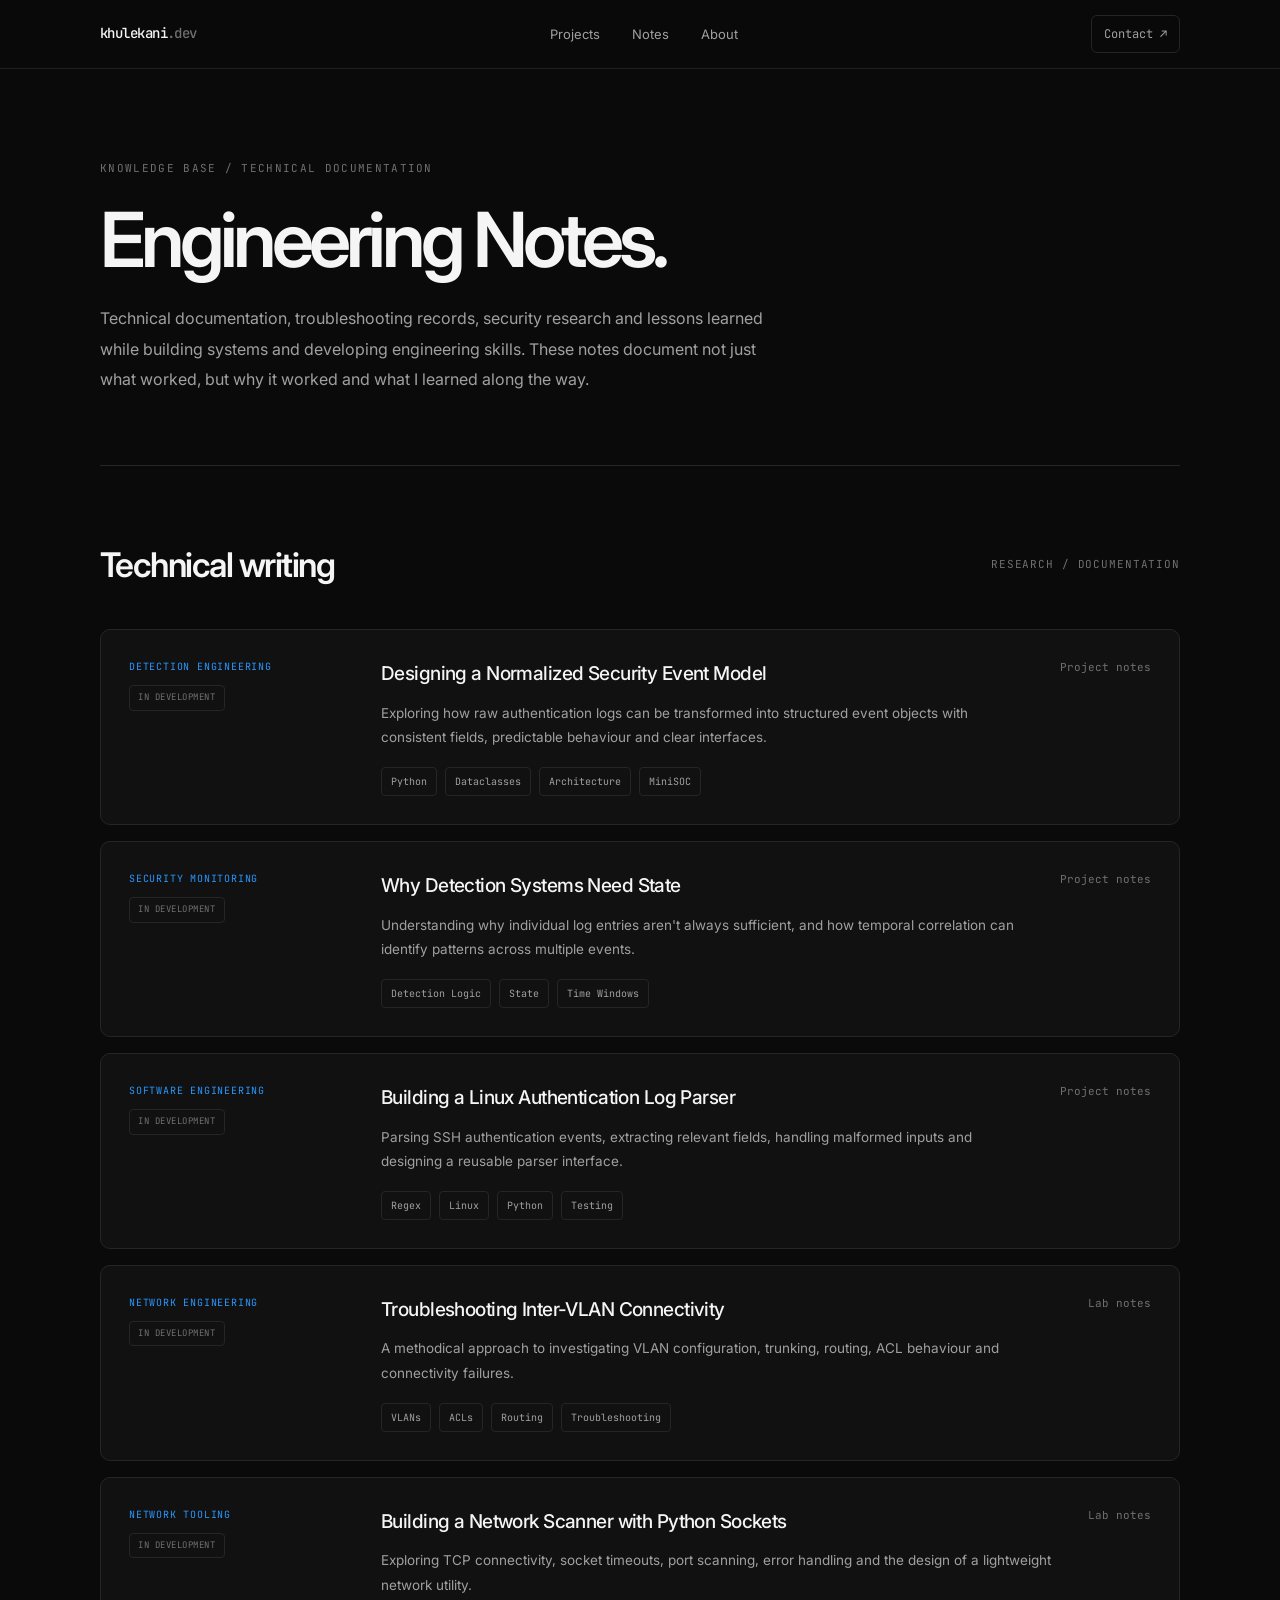
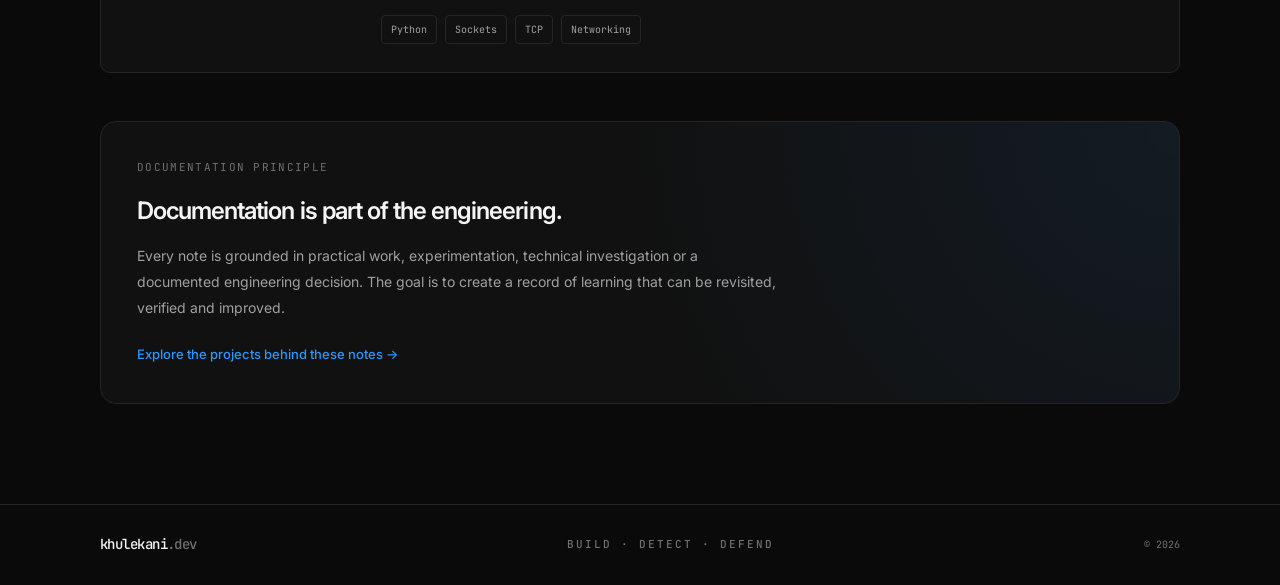
<file: notes.html>
<!DOCTYPE html>
<html lang="en">
<head>
    <meta charset="UTF-8">
    <meta name="viewport" content="width=device-width, initial-scale=1.0">

    <title>Engineering Notes | Khulekani</title>

    <meta name="description"
          content="Technical notes, security research, engineering decisions, network troubleshooting and lessons from practical projects.">

    <link rel="preconnect" href="https://fonts.googleapis.com">
    <link rel="preconnect" href="https://fonts.gstatic.com" crossorigin>

    <link href="https://fonts.googleapis.com/css2?family=Inter:wght@400;500;600;700&family=JetBrains+Mono:wght@400;500&display=swap"
          rel="stylesheet">

    <link rel="stylesheet" href="assets/css/style.css">
    <link rel="stylesheet" href="assets/css/notes.css">

    <style>
        
    </style>
</head>

<body>

<header class="site-header">
    <div class="container nav-wrapper">

        <a href="index.html" class="brand">
            khulekani<span>.dev</span>
        </a>

        <nav class="nav-links">
            <a href="projects.html">Projects</a>
            <a href="notes.html">Notes</a>
            <a href="about.html">About</a>
        </nav>

        <a href="index.html#contact" class="nav-contact">
            Contact ↗
        </a>

    </div>
</header>


<main>

    <section class="notes-hero container">

        <span class="section-label">
            KNOWLEDGE BASE / TECHNICAL DOCUMENTATION
        </span>

        <h1>Engineering Notes.</h1>

        <p>
            Technical documentation, troubleshooting records,
            security research and lessons learned while building
            systems and developing engineering skills.

            These notes document not just what worked, but why
            it worked and what I learned along the way.
        </p>

    </section>


    <section class="notes-main container">


        <div class="notes-intro">

            <h2>Technical writing</h2>

            <span>RESEARCH / DOCUMENTATION</span>

        </div>


        <div class="article-list">


            <!-- Detection Engineering -->
            <article class="article-card">

                <div class="article-meta">
                    <span class="article-category">
                        DETECTION ENGINEERING
                    </span>

                    <span class="article-status">
                        IN DEVELOPMENT
                    </span>
                </div>

                <div class="article-content">

                    <h3>
                        Designing a Normalized Security Event Model
                    </h3>

                    <p>
                        Exploring how raw authentication logs can be
                        transformed into structured event objects
                        with consistent fields, predictable behaviour
                        and clear interfaces.
                    </p>

                    <div class="article-tags">
                        <span>Python</span>
                        <span>Dataclasses</span>
                        <span>Architecture</span>
                        <span>MiniSOC</span>
                    </div>

                </div>

                <span class="article-read">Project notes</span>

            </article>


            <!-- Stateful detection -->
            <article class="article-card">

                <div class="article-meta">
                    <span class="article-category">
                        SECURITY MONITORING
                    </span>

                    <span class="article-status">
                        IN DEVELOPMENT
                    </span>
                </div>

                <div class="article-content">

                    <h3>
                        Why Detection Systems Need State
                    </h3>

                    <p>
                        Understanding why individual log entries
                        aren't always sufficient, and how temporal
                        correlation can identify patterns across
                        multiple events.
                    </p>

                    <div class="article-tags">
                        <span>Detection Logic</span>
                        <span>State</span>
                        <span>Time Windows</span>
                    </div>

                </div>

                <span class="article-read">Project notes</span>

            </article>


            <!-- Parser -->
            <article class="article-card">

                <div class="article-meta">
                    <span class="article-category">
                        SOFTWARE ENGINEERING
                    </span>

                    <span class="article-status">
                        IN DEVELOPMENT
                    </span>
                </div>

                <div class="article-content">

                    <h3>
                        Building a Linux Authentication Log Parser
                    </h3>

                    <p>
                        Parsing SSH authentication events, extracting
                        relevant fields, handling malformed inputs
                        and designing a reusable parser interface.
                    </p>

                    <div class="article-tags">
                        <span>Regex</span>
                        <span>Linux</span>
                        <span>Python</span>
                        <span>Testing</span>
                    </div>

                </div>

                <span class="article-read">Project notes</span>

            </article>


            <!-- Networking -->
            <article class="article-card">

                <div class="article-meta">
                    <span class="article-category">
                        NETWORK ENGINEERING
                    </span>

                    <span class="article-status">
                        IN DEVELOPMENT
                    </span>
                </div>

                <div class="article-content">

                    <h3>
                        Troubleshooting Inter-VLAN Connectivity
                    </h3>

                    <p>
                        A methodical approach to investigating VLAN
                        configuration, trunking, routing, ACL behaviour
                        and connectivity failures.
                    </p>

                    <div class="article-tags">
                        <span>VLANs</span>
                        <span>ACLs</span>
                        <span>Routing</span>
                        <span>Troubleshooting</span>
                    </div>

                </div>

                <span class="article-read">Lab notes</span>

            </article>


            <!-- Network scanning -->
            <article class="article-card">

                <div class="article-meta">
                    <span class="article-category">
                        NETWORK TOOLING
                    </span>

                    <span class="article-status">
                        IN DEVELOPMENT
                    </span>
                </div>

                <div class="article-content">

                    <h3>
                        Building a Network Scanner with Python Sockets
                    </h3>

                    <p>
                        Exploring TCP connectivity, socket timeouts,
                        port scanning, error handling and the design
                        of a lightweight network utility.
                    </p>

                    <div class="article-tags">
                        <span>Python</span>
                        <span>Sockets</span>
                        <span>TCP</span>
                        <span>Networking</span>
                    </div>

                </div>

                <span class="article-read">Lab notes</span>

            </article>


        </div>


        <div class="notes-callout">

            <span class="section-label">DOCUMENTATION PRINCIPLE</span>

            <h3>Documentation is part of the engineering.</h3>

            <p>
                Every note is grounded in practical work,
                experimentation, technical investigation or
                a documented engineering decision.
                The goal is to create a record of learning
                that can be revisited, verified and improved.
            </p>

            <a href="projects.html">
                Explore the projects behind these notes →
            </a>

        </div>


    </section>

</main>


<!-- =========================================
     FOOTER
========================================= -->
<footer class="site-footer">
    <div class="container footer-content">
        <a href="index.html" class="brand">khulekani<span>.dev</span></a>
        <p class="tagline">BUILD &middot; DETECT &middot; DEFEND</p>
        <span class="footer-copy">&copy; 2026</span>
    </div>
</footer>

</body>
</html>
</file>
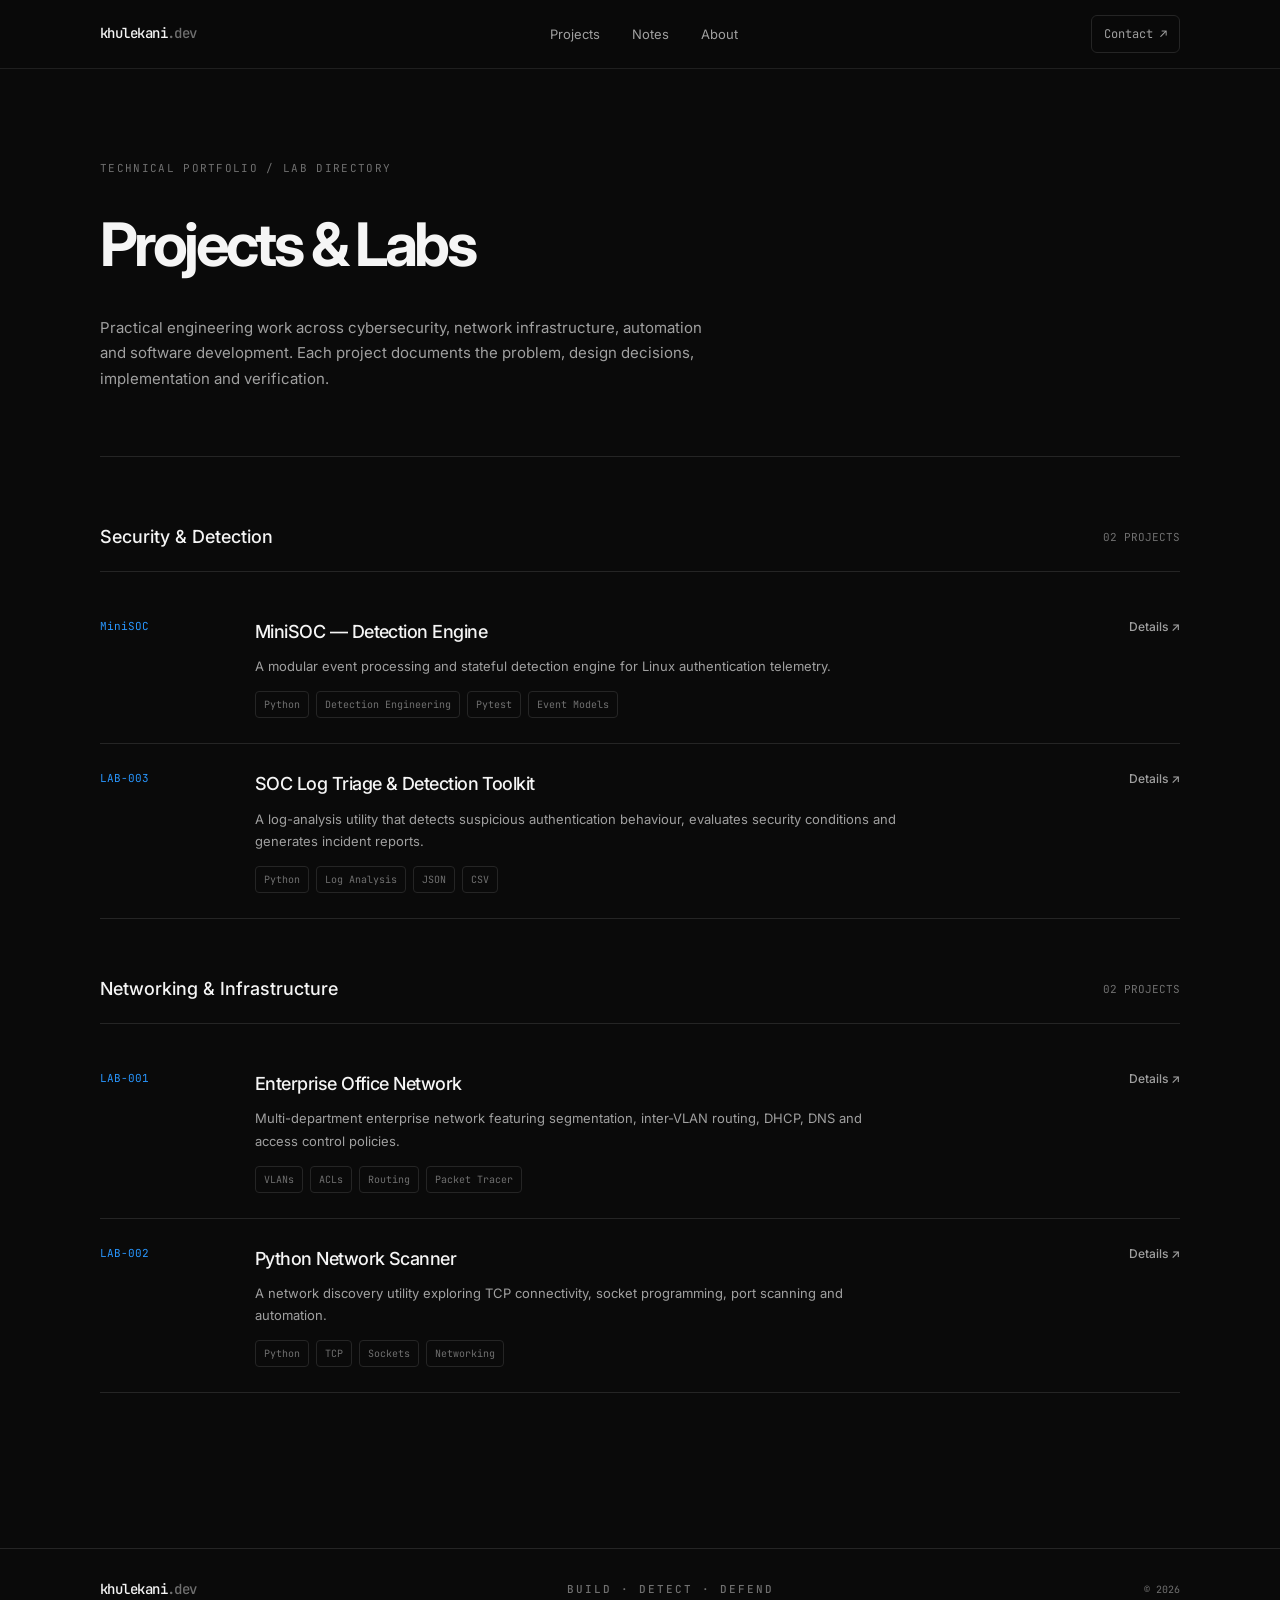
<file: projects.html>
<!DOCTYPE html>
<html lang="en">

<head>
    <meta charset="UTF-8">
    <meta name="viewport" content="width=device-width, initial-scale=1.0">

    <title>Projects & Labs | Khulekani</title>

    <link rel="preconnect" href="https://fonts.googleapis.com">
    <link rel="preconnect" href="https://fonts.gstatic.com" crossorigin>

    <link
        href="https://fonts.googleapis.com/css2?family=Inter:wght@400;500;600;700&family=JetBrains+Mono:wght@400;500&display=swap"
        rel="stylesheet">

    <link rel="stylesheet" href="../assets/css/style.css">
    <link rel="stylesheet" href="assets/css/projects.css">
</head>

<body>

    <header class="site-header">
        <div class="container nav-wrapper">

            <a href="index.html" class="brand">
                khulekani<span>.dev</span>
            </a>

            <nav class="nav-links">
                <a href="projects.html">Projects</a>
                <a href="notes.html">Notes</a>
                <a href="about.html">About</a>
            </nav>

            <a href="index.html#contact" class="nav-contact">
                Contact ↗
            </a>

        </div>
    </header>


    <main>

        <section class="page-hero container">

            <span class="section-label">TECHNICAL PORTFOLIO / LAB DIRECTORY</span>

            <h1>Projects & Labs</h1>

            <p>
                Practical engineering work across cybersecurity,
                network infrastructure, automation and software development.
                Each project documents the problem, design decisions,
                implementation and verification.
            </p>

        </section>


        <section class="directory container">


            <!-- SECURITY -->
            <div class="directory-group">

                <div class="directory-heading">
                    <h2>Security & Detection</h2>
                    <span>02 PROJECTS</span>
                </div>


                <article class="directory-card">

                    <span class="directory-id">MiniSOC</span>

                    <div class="directory-content">

                        <h3>
                            <a href="projects/minisoc.html">
                                MiniSOC — Detection Engine
                            </a>
                        </h3>

                        <p>
                            A modular event processing and stateful detection
                            engine for Linux authentication telemetry.
                        </p>

                        <div class="directory-tags">
                            <span>Python</span>
                            <span>Detection Engineering</span>
                            <span>Pytest</span>
                            <span>Event Models</span>
                        </div>

                    </div>

                    <a href="projects/minisoc.html" class="project-link">
                        Details ↗
                    </a>

                </article>


                <article class="directory-card">

                    <span class="directory-id">LAB-003</span>

                    <div class="directory-content">

                        <h3>
                            <a href="projects/lab-003-soc.html">
                                SOC Log Triage & Detection Toolkit
                            </a>
                        </h3>

                        <p>
                            A log-analysis utility that detects suspicious
                            authentication behaviour, evaluates security
                            conditions and generates incident reports.
                        </p>

                        <div class="directory-tags">
                            <span>Python</span>
                            <span>Log Analysis</span>
                            <span>JSON</span>
                            <span>CSV</span>
                        </div>

                    </div>

                    <a href="projects/lab-003-soc.html" class="project-link">
                        Details ↗
                    </a>

                </article>

            </div>


            <!-- NETWORKING -->
            <div class="directory-group">

                <div class="directory-heading">
                    <h2>Networking & Infrastructure</h2>
                    <span>02 PROJECTS</span>
                </div>


                <article class="directory-card">

                    <span class="directory-id">LAB-001</span>

                    <div class="directory-content">

                        <h3>
                            <a href="projects/lab-001-network.html">
                                Enterprise Office Network
                            </a>
                        </h3>

                        <p>
                            Multi-department enterprise network featuring
                            segmentation, inter-VLAN routing, DHCP, DNS
                            and access control policies.
                        </p>

                        <div class="directory-tags">
                            <span>VLANs</span>
                            <span>ACLs</span>
                            <span>Routing</span>
                            <span>Packet Tracer</span>
                        </div>

                    </div>

                    <a href="projects/lab-001-network.html" class="project-link">
                        Details ↗
                    </a>

                </article>


                <article class="directory-card">

                    <span class="directory-id">LAB-002</span>

                    <div class="directory-content">

                        <h3>
                            <a href="projects/lab-002-scanner.html">
                                Python Network Scanner
                            </a>
                        </h3>

                        <p>
                            A network discovery utility exploring
                            TCP connectivity, socket programming,
                            port scanning and automation.
                        </p>

                        <div class="directory-tags">
                            <span>Python</span>
                            <span>TCP</span>
                            <span>Sockets</span>
                            <span>Networking</span>
                        </div>

                    </div>

                    <a href="projects/lab-002-scanner.html" class="project-link">
                        Details ↗
                    </a>

                </article>

            </div>


        </section>

    </main>


    <footer class="site-footer">
        <div class="container footer-content">
            <a href="index.html" class="brand">khulekani<span>.dev</span></a>
            <p class="tagline">BUILD &middot; DETECT &middot; DEFEND</p>
            <span class="footer-copy">&copy; 2026</span>
        </div>
    </footer>

</body>

</html>
</file>
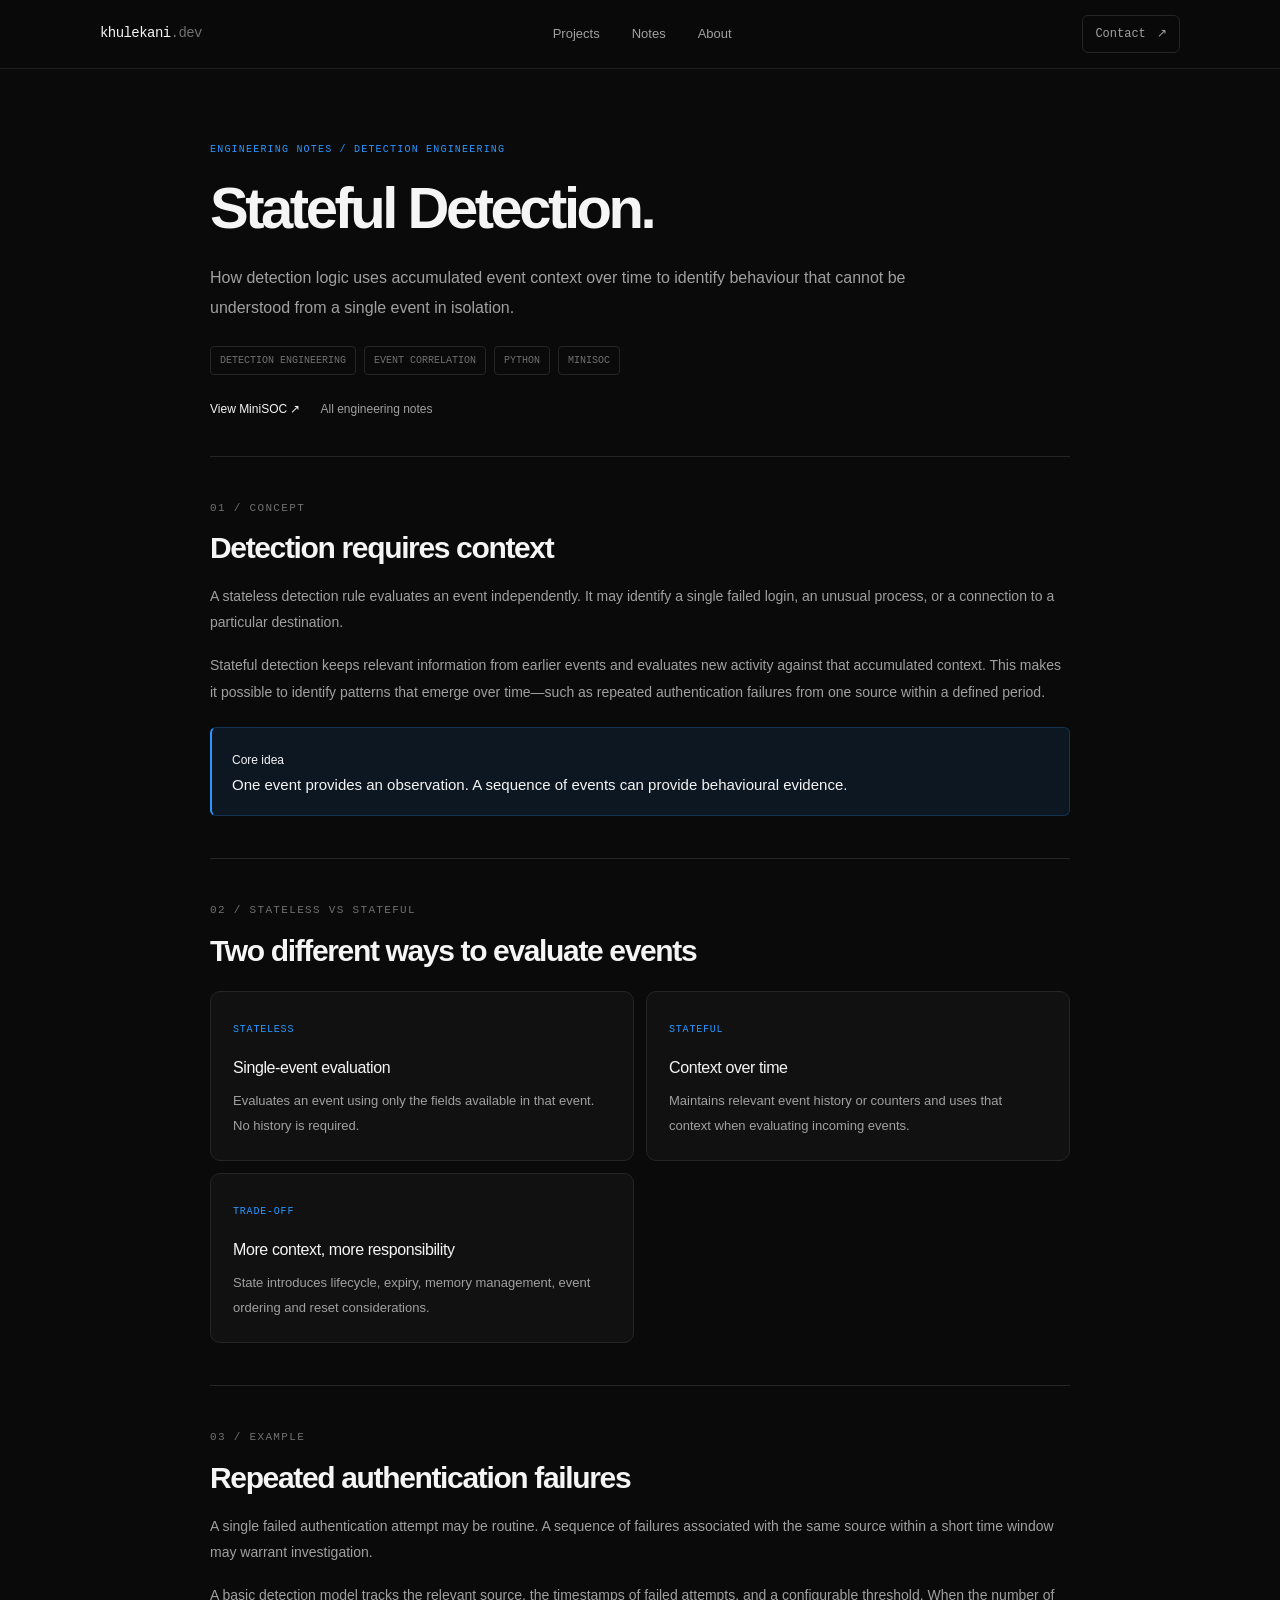
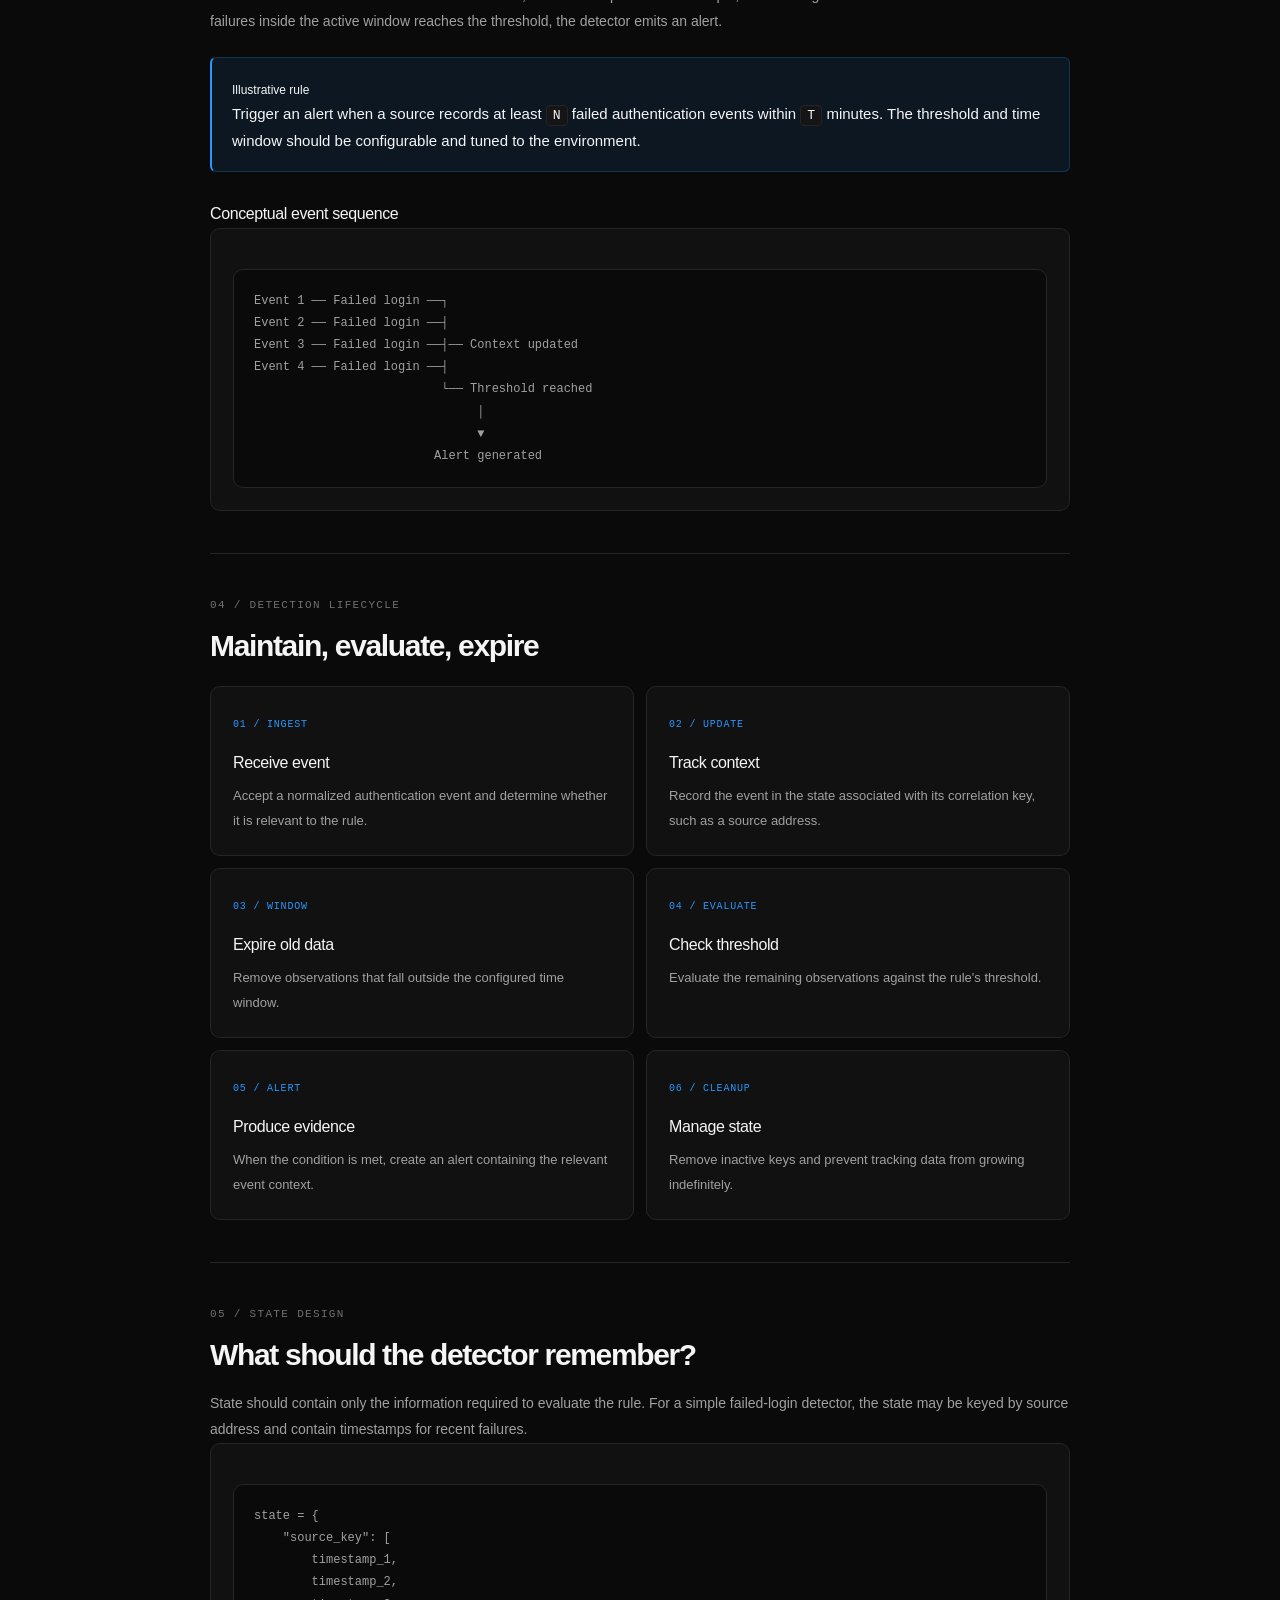
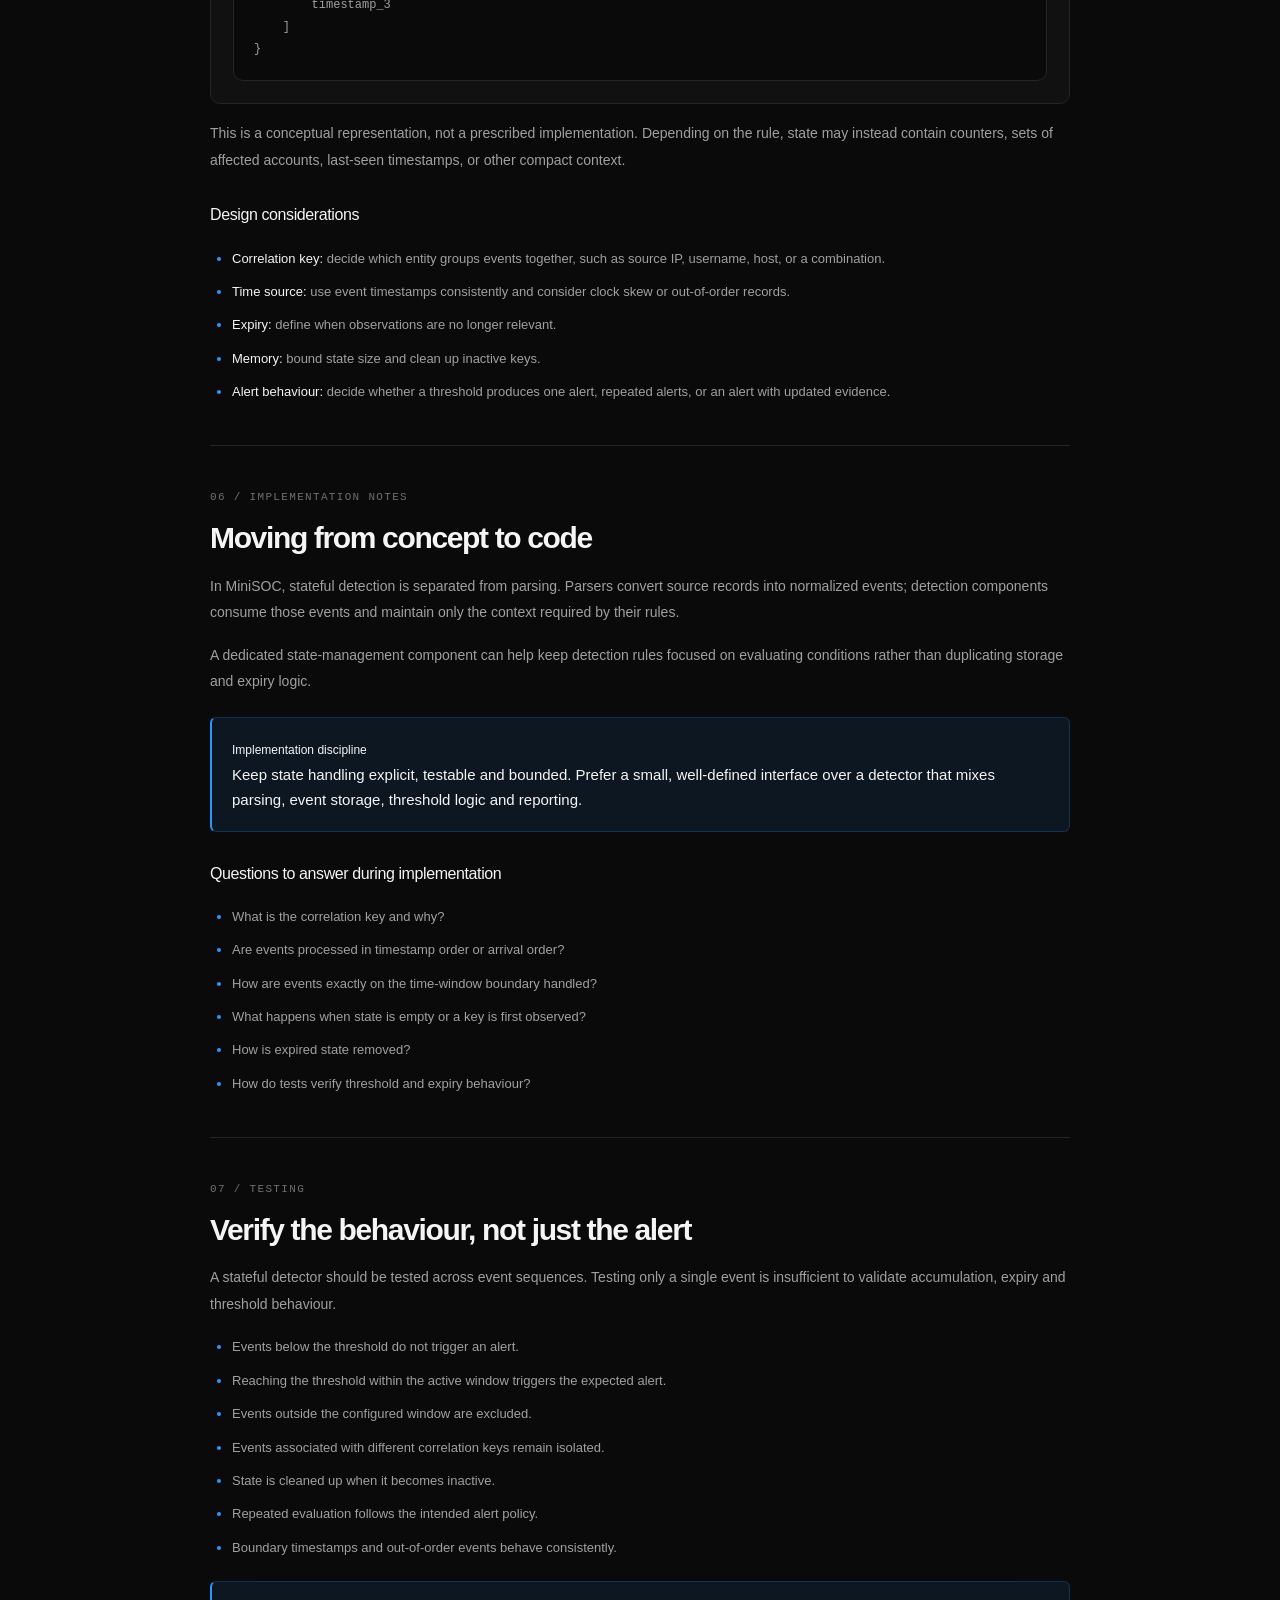
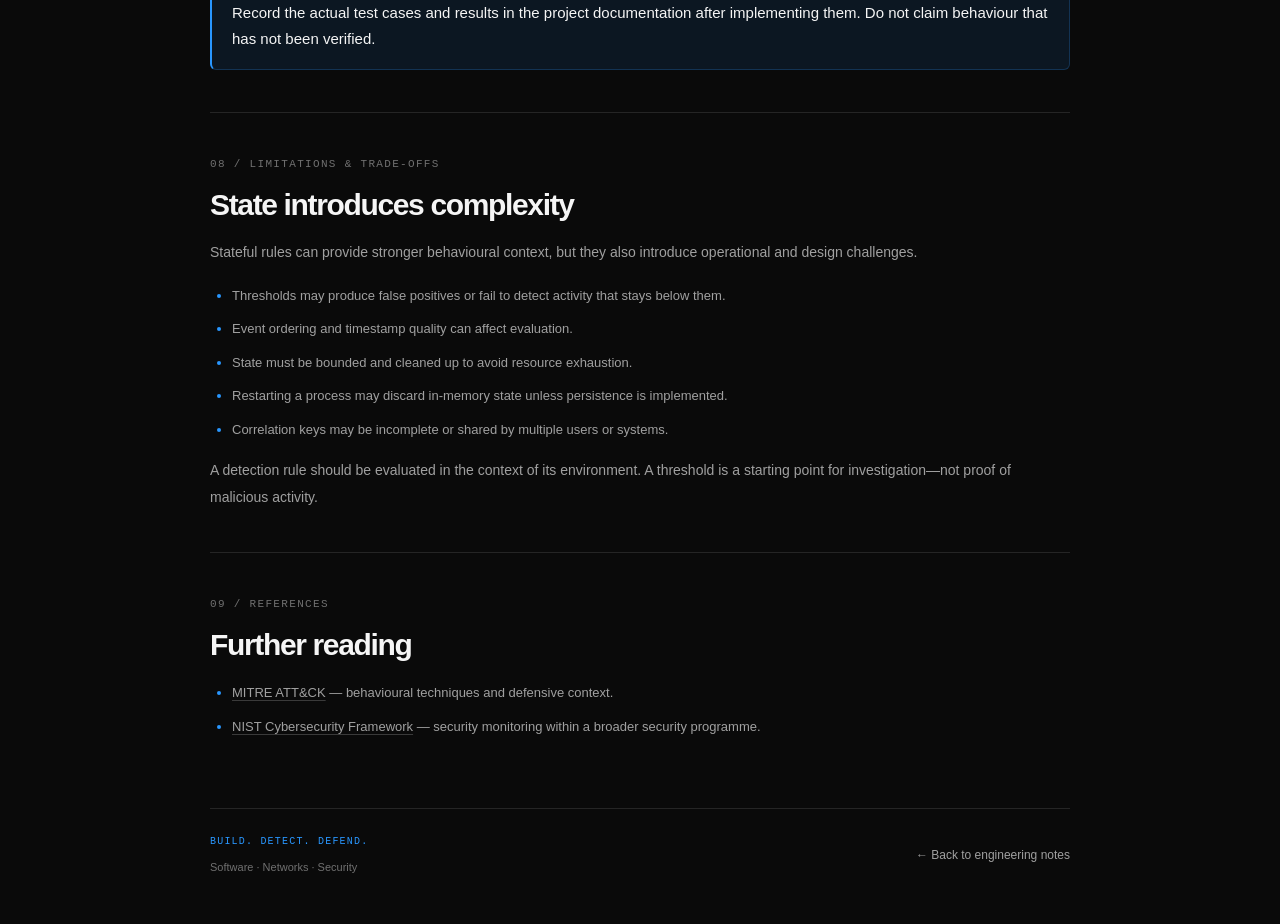
<file: notes/stateful-detection.html>
<!DOCTYPE html>
<html lang="en">

<head>
  <meta charset="UTF-8">
  <meta name="viewport" content="width=device-width, initial-scale=1.0">
  <title>Stateful Detection | Engineering Notes — Khulekani</title>
  <meta name="description"
    content="Engineering notes on stateful security detection, event tracking, time windows, thresholds, and brute-force detection logic.">
  <link rel="stylesheet" href="../assets/css/style.css">
  <link rel="stylesheet" href="../assets/css/engineering-notes.css">
</head>

<body>
  <header class="site-header">
    <div class="container nav-wrapper">
      <a href="../index.html" class="brand">khulekani<span>.dev</span></a>
      <nav class="nav-links">
        <a href="../projects.html">Projects</a>
        <a href="../notes.html">Notes</a>
        <a href="../about.html">About</a>
      </nav>
      <a href="../index.html#contact" class="nav-contact">Contact <span>↗</span></a>
    </div>
  </header>

  <main class="note-page">
    <header class="note-hero">
      <div class="note-eyebrow">ENGINEERING NOTES / DETECTION ENGINEERING</div>
      <h1>Stateful Detection.</h1>
      <p class="note-lede">How detection logic uses accumulated event context over time to identify behaviour that
        cannot be understood from a single event in isolation.</p>

      <div class="note-meta">
        <span>DETECTION ENGINEERING</span>
        <span>EVENT CORRELATION</span>
        <span>PYTHON</span>
        <span>MINISOC</span>
      </div>

      <div class="note-actions">
        <a class="note-action-primary" href="https://github.com/love-eskom/MiniSOC" target="_blank"
          rel="noopener noreferrer">View MiniSOC ↗</a>
        <a href="../notes.html">All engineering notes</a>
      </div>
    </header>

    <div class="note-content">
      <section>
        <div class="section-label">01 / CONCEPT</div>
        <h2>Detection requires context</h2>
        <p>A stateless detection rule evaluates an event independently. It may identify a single failed login, an
          unusual process, or a connection to a particular destination.</p>
        <p>Stateful detection keeps relevant information from earlier events and evaluates new activity against that
          accumulated context. This makes it possible to identify patterns that emerge over time—such as repeated
          authentication failures from one source within a defined period.</p>
        <div class="note-callout">
          <strong>Core idea</strong><br>
          One event provides an observation. A sequence of events can provide behavioural evidence.
        </div>
      </section>

      <section>
        <div class="section-label">02 / STATELESS VS STATEFUL</div>
        <h2>Two different ways to evaluate events</h2>
        <div class="note-grid">
          <article class="note-card">
            <span class="note-card-index">STATELESS</span>
            <h3>Single-event evaluation</h3>
            <p>Evaluates an event using only the fields available in that event. No history is required.</p>
          </article>
          <article class="note-card">
            <span class="note-card-index">STATEFUL</span>
            <h3>Context over time</h3>
            <p>Maintains relevant event history or counters and uses that context when evaluating incoming events.</p>
          </article>
          <article class="note-card">
            <span class="note-card-index">TRADE-OFF</span>
            <h3>More context, more responsibility</h3>
            <p>State introduces lifecycle, expiry, memory management, event ordering and reset considerations.</p>
          </article>
        </div>
      </section>

      <section>
        <div class="section-label">03 / EXAMPLE</div>
        <h2>Repeated authentication failures</h2>
        <p>A single failed authentication attempt may be routine. A sequence of failures associated with the same source
          within a short time window may warrant investigation.</p>
        <p>A basic detection model tracks the relevant source, the timestamps of failed attempts, and a configurable
          threshold. When the number of failures inside the active window reaches the threshold, the detector emits an
          alert.</p>

        <div class="note-callout">
          <strong>Illustrative rule</strong><br>
          Trigger an alert when a source records at least <code>N</code> failed authentication events within
          <code>T</code> minutes. The threshold and time window should be configurable and tuned to the environment.
        </div>

        <h3>Conceptual event sequence</h3>
        <div class="note-card">
          <pre><code>Event 1 ── Failed login ──┐
Event 2 ── Failed login ──┤
Event 3 ── Failed login ──┤── Context updated
Event 4 ── Failed login ──┤
                          └── Threshold reached
                               │
                               ▼
                         Alert generated</code></pre>
        </div>
      </section>

      <section>
        <div class="section-label">04 / DETECTION LIFECYCLE</div>
        <h2>Maintain, evaluate, expire</h2>
        <div class="note-grid">
          <article class="note-card">
            <span class="note-card-index">01 / INGEST</span>
            <h3>Receive event</h3>
            <p>Accept a normalized authentication event and determine whether it is relevant to the rule.</p>
          </article>
          <article class="note-card">
            <span class="note-card-index">02 / UPDATE</span>
            <h3>Track context</h3>
            <p>Record the event in the state associated with its correlation key, such as a source address.</p>
          </article>
          <article class="note-card">
            <span class="note-card-index">03 / WINDOW</span>
            <h3>Expire old data</h3>
            <p>Remove observations that fall outside the configured time window.</p>
          </article>
          <article class="note-card">
            <span class="note-card-index">04 / EVALUATE</span>
            <h3>Check threshold</h3>
            <p>Evaluate the remaining observations against the rule's threshold.</p>
          </article>
          <article class="note-card">
            <span class="note-card-index">05 / ALERT</span>
            <h3>Produce evidence</h3>
            <p>When the condition is met, create an alert containing the relevant event context.</p>
          </article>
          <article class="note-card">
            <span class="note-card-index">06 / CLEANUP</span>
            <h3>Manage state</h3>
            <p>Remove inactive keys and prevent tracking data from growing indefinitely.</p>
          </article>
        </div>
      </section>

      <section>
        <div class="section-label">05 / STATE DESIGN</div>
        <h2>What should the detector remember?</h2>
        <p>State should contain only the information required to evaluate the rule. For a simple failed-login detector,
          the state may be keyed by source address and contain timestamps for recent failures.</p>
        <div class="note-card">
          <pre><code>state = {
    "source_key": [
        timestamp_1,
        timestamp_2,
        timestamp_3
    ]
}</code></pre>
        </div>
        <p>This is a conceptual representation, not a prescribed implementation. Depending on the rule, state may
          instead contain counters, sets of affected accounts, last-seen timestamps, or other compact context.</p>
        <h3>Design considerations</h3>
        <ul>
          <li><strong>Correlation key:</strong> decide which entity groups events together, such as source IP, username,
            host, or a combination.</li>
          <li><strong>Time source:</strong> use event timestamps consistently and consider clock skew or out-of-order
            records.</li>
          <li><strong>Expiry:</strong> define when observations are no longer relevant.</li>
          <li><strong>Memory:</strong> bound state size and clean up inactive keys.</li>
          <li><strong>Alert behaviour:</strong> decide whether a threshold produces one alert, repeated alerts, or an
            alert with updated evidence.</li>
        </ul>
      </section>

      <section>
        <div class="section-label">06 / IMPLEMENTATION NOTES</div>
        <h2>Moving from concept to code</h2>
        <p>In MiniSOC, stateful detection is separated from parsing. Parsers convert source records into normalized
          events; detection components consume those events and maintain only the context required by their rules.</p>
        <p>A dedicated state-management component can help keep detection rules focused on evaluating conditions rather
          than duplicating storage and expiry logic.</p>
        <div class="note-callout">
          <strong>Implementation discipline</strong><br>
          Keep state handling explicit, testable and bounded. Prefer a small, well-defined interface over a detector
          that mixes parsing, event storage, threshold logic and reporting.
        </div>
        <h3>Questions to answer during implementation</h3>
        <ul>
          <li>What is the correlation key and why?</li>
          <li>Are events processed in timestamp order or arrival order?</li>
          <li>How are events exactly on the time-window boundary handled?</li>
          <li>What happens when state is empty or a key is first observed?</li>
          <li>How is expired state removed?</li>
          <li>How do tests verify threshold and expiry behaviour?</li>
        </ul>
      </section>

      <section>
        <div class="section-label">07 / TESTING</div>
        <h2>Verify the behaviour, not just the alert</h2>
        <p>A stateful detector should be tested across event sequences. Testing only a single event is insufficient to
          validate accumulation, expiry and threshold behaviour.</p>
        <ul>
          <li>Events below the threshold do not trigger an alert.</li>
          <li>Reaching the threshold within the active window triggers the expected alert.</li>
          <li>Events outside the configured window are excluded.</li>
          <li>Events associated with different correlation keys remain isolated.</li>
          <li>State is cleaned up when it becomes inactive.</li>
          <li>Repeated evaluation follows the intended alert policy.</li>
          <li>Boundary timestamps and out-of-order events behave consistently.</li>
        </ul>
        <div class="note-callout">Record the actual test cases and results in the project documentation after
          implementing them. Do not claim behaviour that has not been verified.</div>
      </section>

      <section>
        <div class="section-label">08 / LIMITATIONS & TRADE-OFFS</div>
        <h2>State introduces complexity</h2>
        <p>Stateful rules can provide stronger behavioural context, but they also introduce operational and design
          challenges.</p>
        <ul>
          <li>Thresholds may produce false positives or fail to detect activity that stays below them.</li>
          <li>Event ordering and timestamp quality can affect evaluation.</li>
          <li>State must be bounded and cleaned up to avoid resource exhaustion.</li>
          <li>Restarting a process may discard in-memory state unless persistence is implemented.</li>
          <li>Correlation keys may be incomplete or shared by multiple users or systems.</li>
        </ul>
        <p>A detection rule should be evaluated in the context of its environment. A threshold is a starting point for
          investigation—not proof of malicious activity.</p>
      </section>

      <section>
        <div class="section-label">09 / REFERENCES</div>
        <h2>Further reading</h2>
        <ul>
          <li><a href="https://attack.mitre.org/" target="_blank" rel="noopener noreferrer">MITRE ATT&amp;CK</a> —
            behavioural techniques and defensive context.</li>
          <li><a href="https://www.nist.gov/cyberframework" target="_blank" rel="noopener noreferrer">NIST Cybersecurity
              Framework</a> — security monitoring within a broader security programme.</li>
        </ul>
      </section>

    </div>

    <footer class="note-footer">
      <div>
        <div class="note-eyebrow">BUILD. DETECT. DEFEND.</div>
        <p>Software · Networks · Security</p>
      </div>
      <a href="../notes.html">← Back to engineering notes</a>
    </footer>
  </main>
</body>

</html>
</file>
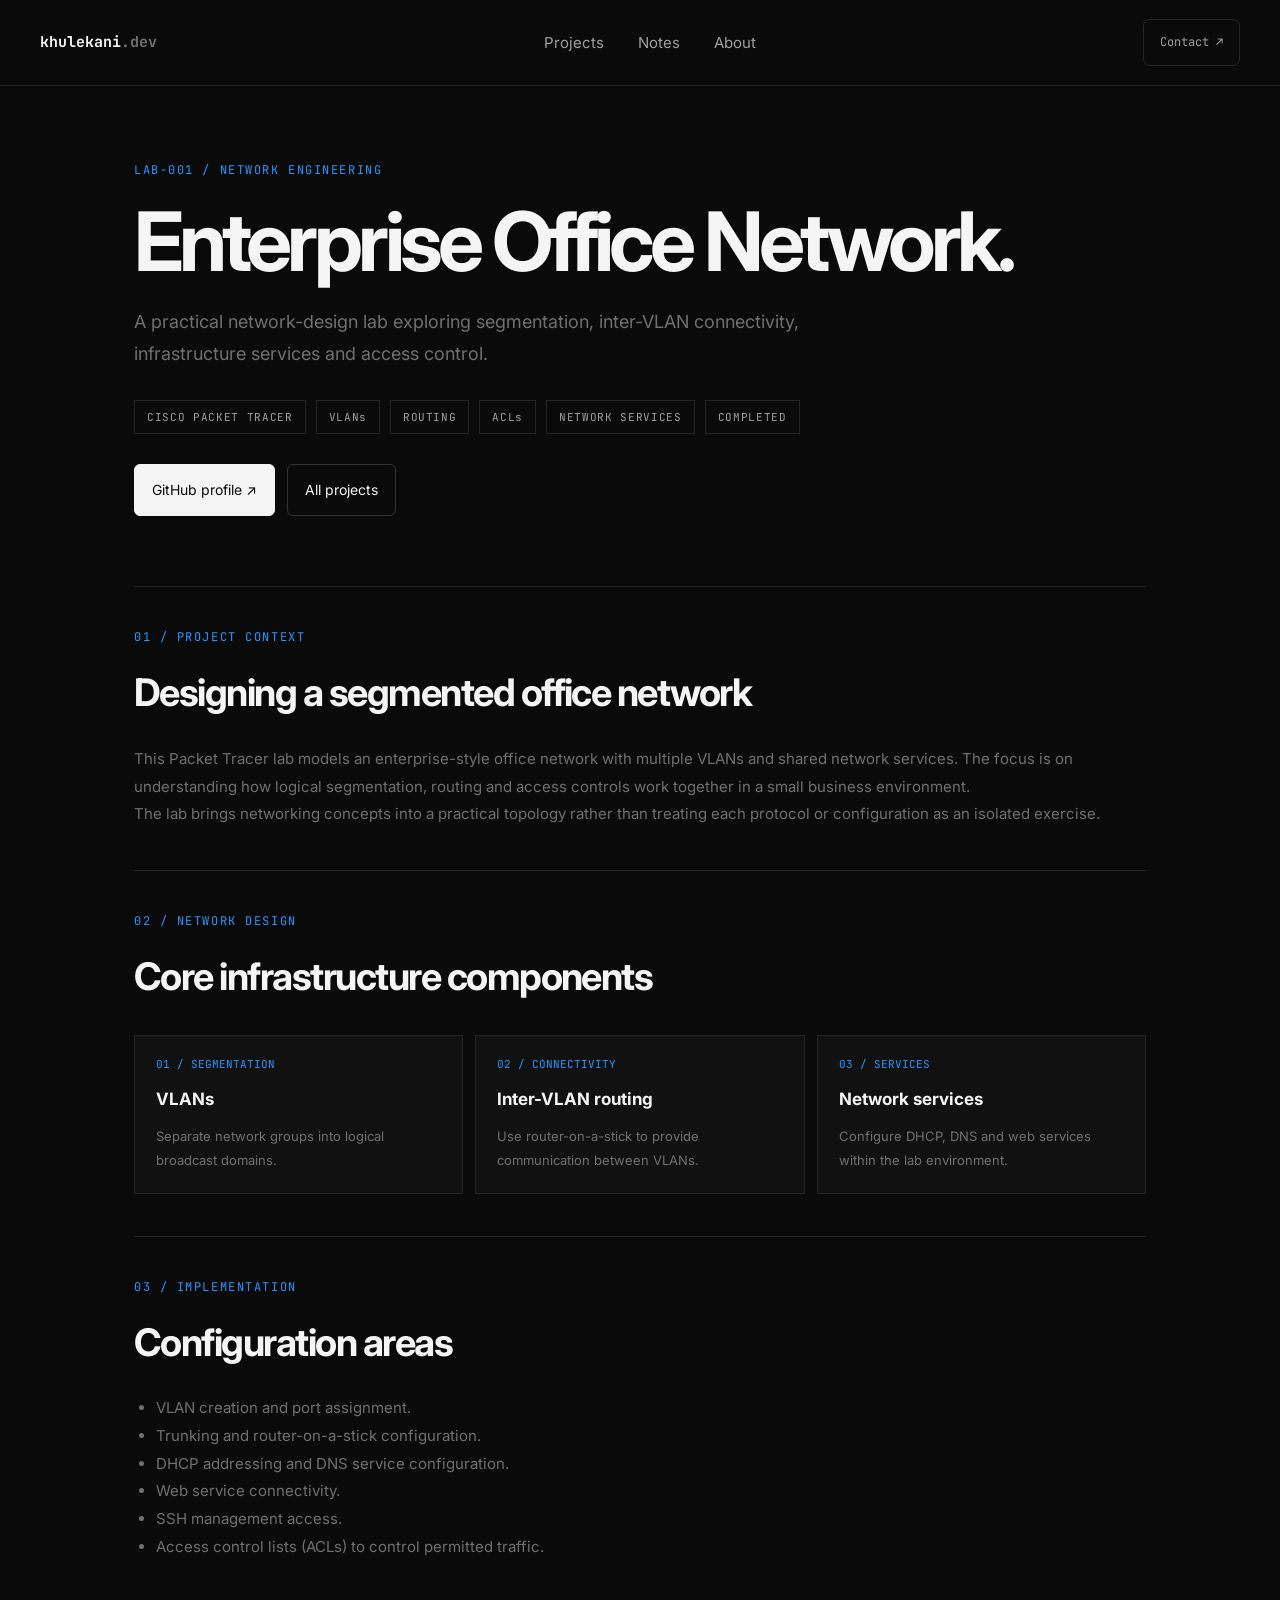
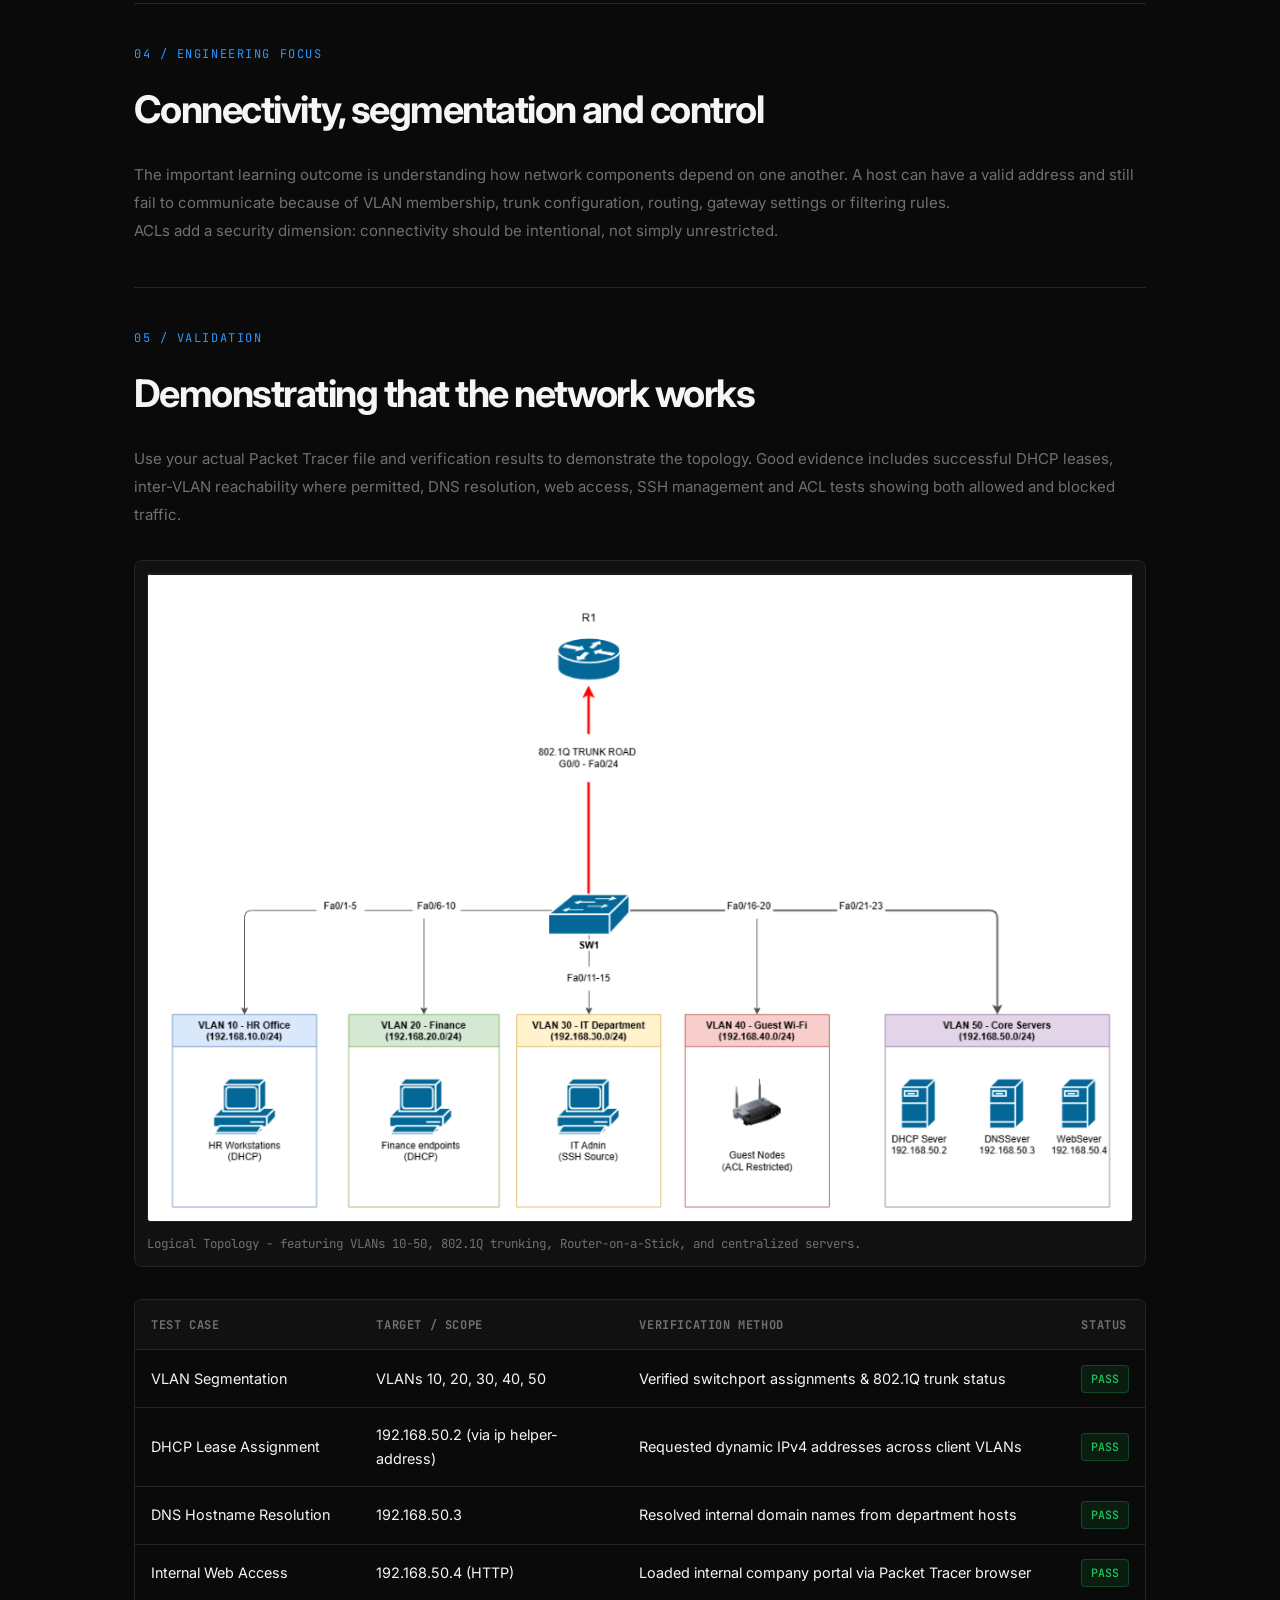
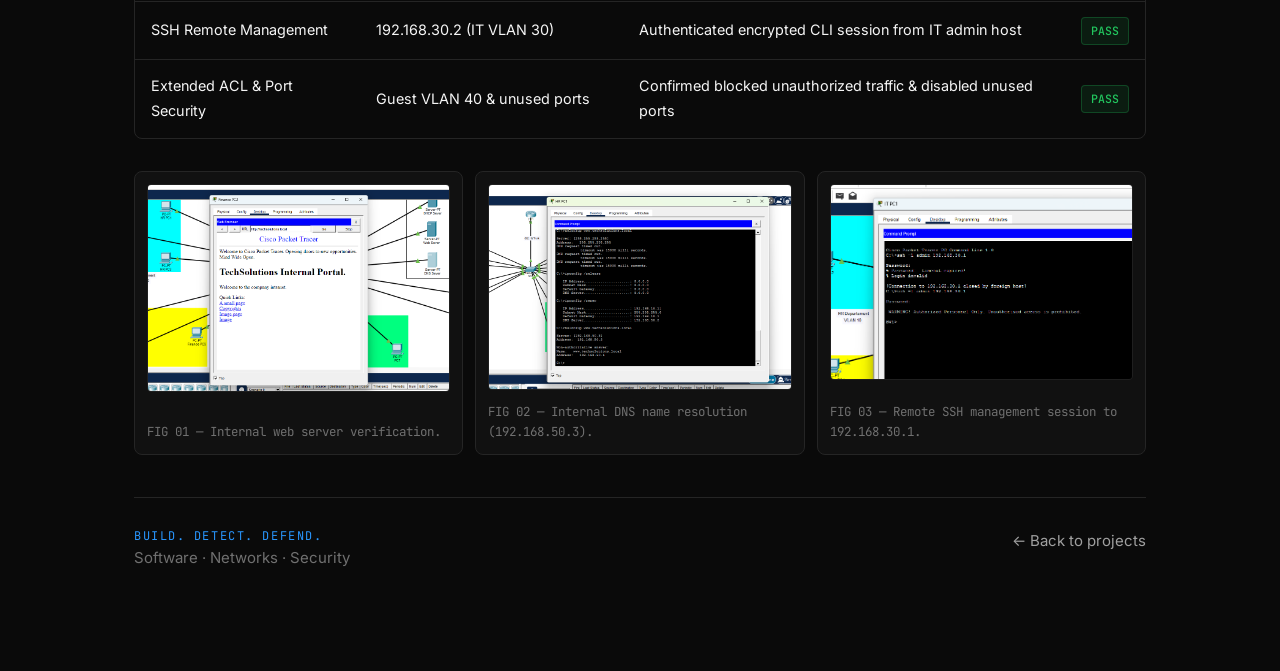
<file: projects/lab-001-network.html>
<!DOCTYPE html>
<html lang="en">

<head>
  <meta charset="UTF-8">
  <meta name="viewport" content="width=device-width, initial-scale=1.0">
  <title>Enterprise Office Network | Khulekani</title>
  <meta name="description"
    content="A Packet Tracer enterprise networking lab covering VLANs, routing, services, SSH and ACLs.">

  <link rel="preconnect" href="https://fonts.googleapis.com">
  <link rel="preconnect" href="https://fonts.gstatic.com" crossorigin>
  <link
    href="https://fonts.googleapis.com/css2?family=Inter:wght@400;500;600;700&family=JetBrains+Mono:wght@400;500&display=swap"
    rel="stylesheet">

  <link rel="stylesheet" href="../assets/css/style.css">
  <link rel="stylesheet" href="../assets/css/projects.css">
</head>

<body>

  <header class="navbar">
    <a href="../index.html" class="logo">khulekani<span>.dev</span></a>
    <nav class="nav-links">
      <a href="../projects.html">Projects</a>
      <a href="../notes.html">Notes</a>
      <a href="../about.html">About</a>
    </nav>
    <a href="../index.html#contact" class="nav-contact">Contact ↗</a>
  </header>

  <main class="project-page">
    <div class="eyebrow">LAB-001 / NETWORK ENGINEERING</div>
    <h1>Enterprise Office Network.</h1>
    <p class="lede">A practical network-design lab exploring segmentation, inter-VLAN connectivity, infrastructure
      services and access control.</p>

    <div class="meta">
      <span>CISCO PACKET TRACER</span>
      <span>VLANs</span>
      <span>ROUTING</span>
      <span>ACLs</span>
      <span>NETWORK SERVICES</span>
      <span>COMPLETED</span>
    </div>

    <div class="actions">
      <a class="primary" href="https://github.com/love-eskom" target="_blank" rel="noopener noreferrer">GitHub profile
        ↗</a>
      <a href="../projects.html">All projects</a>
    </div>

    <section>
      <div class="section-label">01 / PROJECT CONTEXT</div>
      <h2>Designing a segmented office network</h2>
      <p>This Packet Tracer lab models an enterprise-style office network with multiple VLANs and shared network
        services. The focus is on understanding how logical segmentation, routing and access controls work together in
        a small business environment.</p>
      <p>The lab brings networking concepts into a practical topology rather than treating each protocol or
        configuration as an isolated exercise.</p>
    </section>

    <section>
      <div class="section-label">02 / NETWORK DESIGN</div>
      <h2>Core infrastructure components</h2>
      <div class="grid">
        <article class="tile">
          <span class="num">01 / SEGMENTATION</span>
          <h3>VLANs</h3>
          <p>Separate network groups into logical broadcast domains.</p>
        </article>
        <article class="tile">
          <span class="num">02 / CONNECTIVITY</span>
          <h3>Inter-VLAN routing</h3>
          <p>Use router-on-a-stick to provide communication between VLANs.</p>
        </article>
        <article class="tile">
          <span class="num">03 / SERVICES</span>
          <h3>Network services</h3>
          <p>Configure DHCP, DNS and web services within the lab environment.</p>
        </article>
      </div>
    </section>

    <section>
      <div class="section-label">03 / IMPLEMENTATION</div>
      <h2>Configuration areas</h2>
      <ul>
        <li>VLAN creation and port assignment.</li>
        <li>Trunking and router-on-a-stick configuration.</li>
        <li>DHCP addressing and DNS service configuration.</li>
        <li>Web service connectivity.</li>
        <li>SSH management access.</li>
        <li>Access control lists (ACLs) to control permitted traffic.</li>
      </ul>
    </section>

    <section>
      <div class="section-label">04 / ENGINEERING FOCUS</div>
      <h2>Connectivity, segmentation and control</h2>
      <p>The important learning outcome is understanding how network components depend on one another. A host can have a
        valid address and still fail to communicate because of VLAN membership, trunk configuration, routing, gateway
        settings or filtering rules.</p>
      <p>ACLs add a security dimension: connectivity should be intentional, not simply unrestricted.</p>
    </section>

    <section>
      <div class="section-label">05 / VALIDATION</div>
      <h2>Demonstrating that the network works</h2>
      <p>Use your actual Packet Tracer file and verification results to demonstrate the topology. Good evidence
        includes successful DHCP leases, inter-VLAN reachability where permitted, DNS resolution, web access, SSH
        management and ACL tests showing both allowed and blocked traffic.</p>

      <!-- Topology Screenshot -->
      <figure class="case-study-figure topology-figure">
        <img src="../assets/images/lab-001/topology.png"
          alt="Cisco Packet Tracer topology showing 5 segmented VLANs, Router-on-a-Stick, and centralized DHCP, DNS, and Web servers">
        <figcaption>Logical Topology - featuring VLANs 10-50, 802.1Q trunking, Router-on-a-Stick, and centralized
          servers.</figcaption>
      </figure>

      <!-- Validation Results Table -->
      <div class="table-wrapper">
        <table class="validation-table">
          <thead>
            <tr>
              <th>Test Case</th>
              <th>Target / Scope</th>
              <th>Verification Method</th>
              <th>Status</th>
            </tr>
          </thead>
          <tbody>
            <tr>
              <td>VLAN Segmentation</td>
              <td>VLANs 10, 20, 30, 40, 50</td>
              <td>Verified switchport assignments &amp; 802.1Q trunk status</td>
              <td><span class="badge-pass">PASS</span></td>
            </tr>
            <tr>
              <td>DHCP Lease Assignment</td>
              <td>192.168.50.2 (via ip helper-address)</td>
              <td>Requested dynamic IPv4 addresses across client VLANs</td>
              <td><span class="badge-pass">PASS</span></td>
            </tr>
            <tr>
              <td>DNS Hostname Resolution</td>
              <td>192.168.50.3</td>
              <td>Resolved internal domain names from department hosts</td>
              <td><span class="badge-pass">PASS</span></td>
            </tr>
            <tr>
              <td>Internal Web Access</td>
              <td>192.168.50.4 (HTTP)</td>
              <td>Loaded internal company portal via Packet Tracer browser</td>
              <td><span class="badge-pass">PASS</span></td>
            </tr>
            <tr>
              <td>SSH Remote Management</td>
              <td>192.168.30.2 (IT VLAN 30)</td>
              <td>Authenticated encrypted CLI session from IT admin host</td>
              <td><span class="badge-pass">PASS</span></td>
            </tr>
            <tr>
              <td>Extended ACL &amp; Port Security</td>
              <td>Guest VLAN 40 &amp; unused ports</td>
              <td>Confirmed blocked unauthorized traffic &amp; disabled unused ports</td>
              <td><span class="badge-pass">PASS</span></td>
            </tr>
          </tbody>
        </table>
      </div>

      <!-- Verification Evidence Screenshots -->
      <div class="evidence-grid">
        <figure class="case-study-figure">
          <img src="../assets/images/lab-001/webpage.png" alt="Internal company website hosted on 192.168.50.4">
          <figcaption>FIG 01 — Internal web server verification.</figcaption>
        </figure>

        <figure class="case-study-figure">
          <img src="../assets/images/lab-001/dns.png" alt="Internal DNS resolution test">
          <figcaption>FIG 02 — Internal DNS name resolution (192.168.50.3).</figcaption>
        </figure>

        <figure class="case-study-figure">
          <img src="../assets/images/lab-001/ssh.png" alt="Encrypted SSH remote management session to switch">
          <figcaption>FIG 03 — Remote SSH management session to 192.168.30.1.</figcaption>
        </figure>
      </div>
    </section>

    <div class="footer">
      <div>
        <div class="eyebrow">BUILD. DETECT. DEFEND.</div>
        <p>Software · Networks · Security</p>
      </div>
      <a href="../projects.html">← Back to projects</a>
    </div>
  </main>

</body>

</html>
</file>
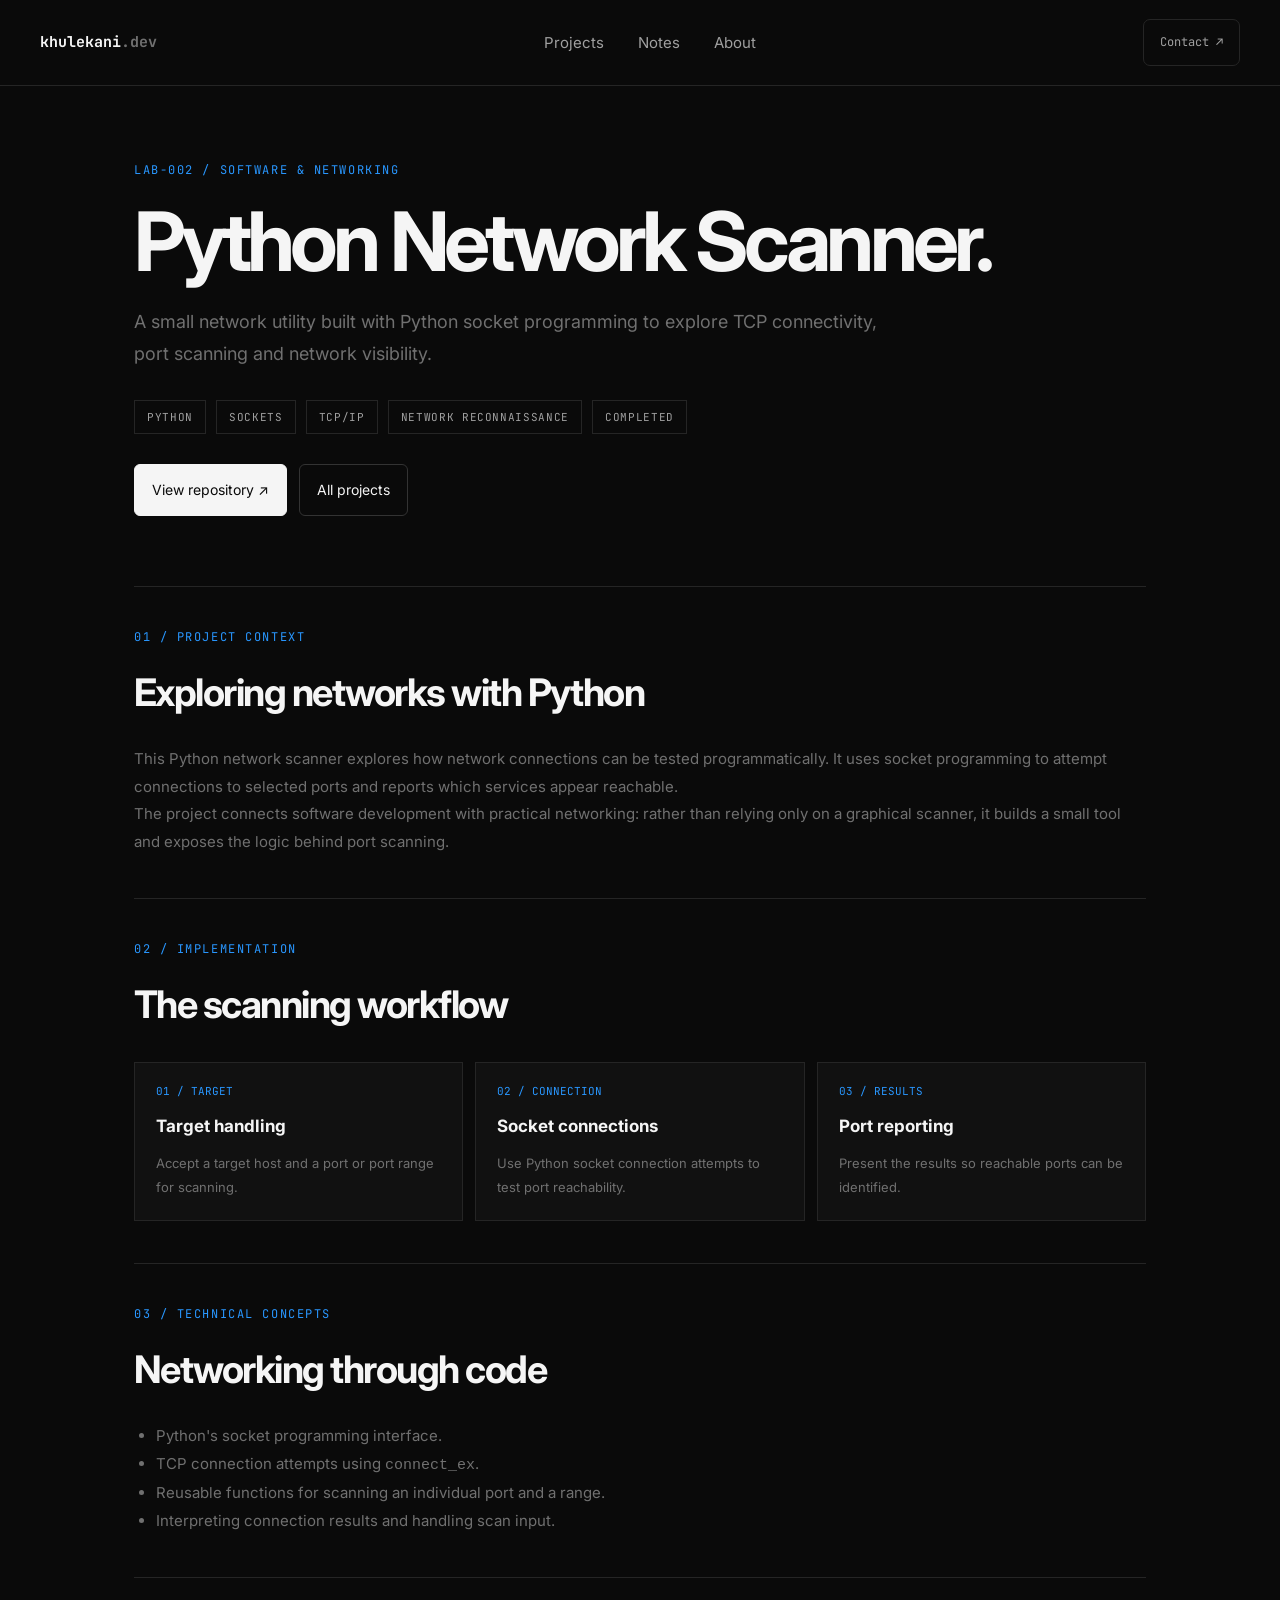
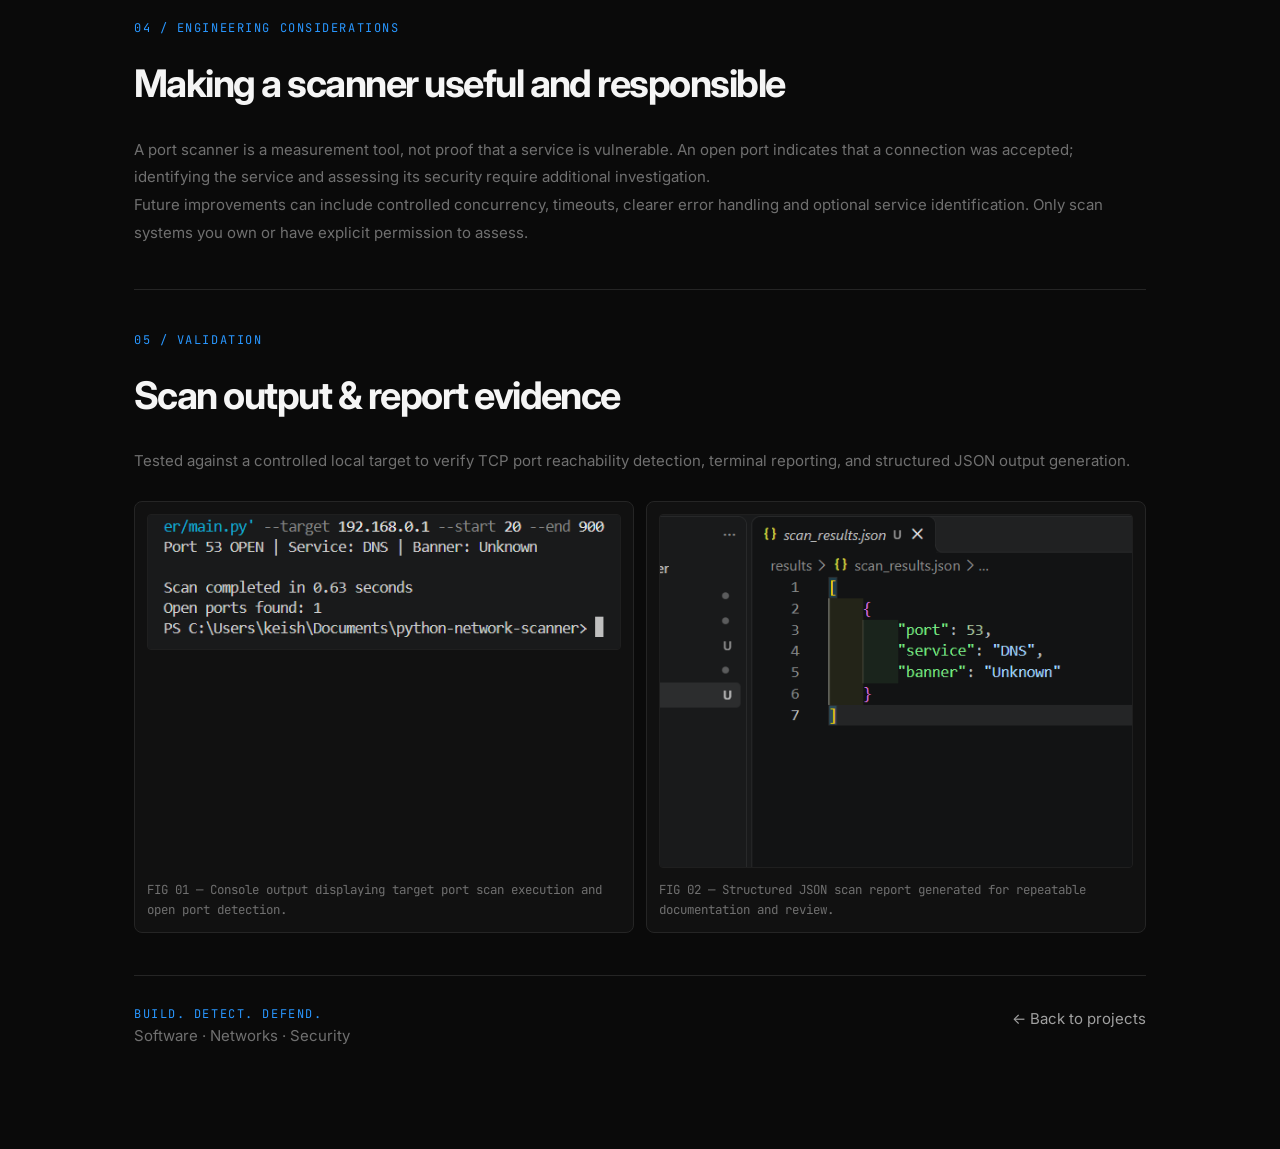
<file: projects/lab-002-scanner.html>
<!DOCTYPE html>
<html lang="en">

<head>
  <meta charset="UTF-8">
  <meta name="viewport" content="width=device-width, initial-scale=1.0">
  <title>Python Network Scanner | Khulekani</title>
  <meta name="description"
    content="A Python socket-programming project for scanning TCP ports on authorized lab targets.">

  <link rel="preconnect" href="https://fonts.googleapis.com">
  <link rel="preconnect" href="https://fonts.gstatic.com" crossorigin>
  <link
    href="https://fonts.googleapis.com/css2?family=Inter:wght@400;500;600;700&family=JetBrains+Mono:wght@400;500&display=swap"
    rel="stylesheet">

  <link rel="stylesheet" href="../assets/css/style.css">
  <link rel="stylesheet" href="../assets/css/projects.css">
</head>

<body>
  <header class="navbar">
    <a href="../index.html" class="logo">khulekani<span>.dev</span></a>
    <nav class="nav-links">
      <a href="../projects.html">Projects</a>
      <a href="../notes.html">Notes</a>
      <a href="../about.html">About</a>
    </nav>
    <a href="../index.html#contact" class="nav-contact">Contact ↗</a>
  </header>

  <main class="project-page">
    <div class="eyebrow">LAB-002 / SOFTWARE &amp; NETWORKING</div>
    <h1>Python Network Scanner.</h1>
    <p class="lede">
      A small network utility built with Python socket programming to explore TCP connectivity, port scanning and
      network visibility.
    </p>

    <div class="meta">
      <span>PYTHON</span>
      <span>SOCKETS</span>
      <span>TCP/IP</span>
      <span>NETWORK RECONNAISSANCE</span>
      <span>COMPLETED</span>
    </div>

    <div class="actions">
      <a class="primary" href="https://github.com/love-eskom/python-network-scanner" target="_blank"
        rel="noopener noreferrer">
        View repository ↗
      </a>
      <a href="../projects.html">All projects</a>
    </div>

    <section>
      <div class="section-label">01 / PROJECT CONTEXT</div>
      <h2>Exploring networks with Python</h2>
      <p>
        This Python network scanner explores how network connections can be tested programmatically. It uses socket
        programming to attempt connections to selected ports and reports which services appear reachable.
      </p>
      <p>
        The project connects software development with practical networking: rather than relying only on a graphical
        scanner, it builds a small tool and exposes the logic behind port scanning.
      </p>
    </section>

    <section>
      <div class="section-label">02 / IMPLEMENTATION</div>
      <h2>The scanning workflow</h2>
      <div class="grid">
        <article class="tile">
          <span class="num">01 / TARGET</span>
          <h3>Target handling</h3>
          <p>Accept a target host and a port or port range for scanning.</p>
        </article>

        <article class="tile">
          <span class="num">02 / CONNECTION</span>
          <h3>Socket connections</h3>
          <p>Use Python socket connection attempts to test port reachability.</p>
        </article>

        <article class="tile">
          <span class="num">03 / RESULTS</span>
          <h3>Port reporting</h3>
          <p>Present the results so reachable ports can be identified.</p>
        </article>
      </div>
    </section>

    <section>
      <div class="section-label">03 / TECHNICAL CONCEPTS</div>
      <h2>Networking through code</h2>
      <ul>
        <li>Python's socket programming interface.</li>
        <li>TCP connection attempts using <code>connect_ex</code>.</li>
        <li>Reusable functions for scanning an individual port and a range.</li>
        <li>Interpreting connection results and handling scan input.</li>
      </ul>
    </section>

    <section>
      <div class="section-label">04 / ENGINEERING CONSIDERATIONS</div>
      <h2>Making a scanner useful and responsible</h2>
      <p>
        A port scanner is a measurement tool, not proof that a service is vulnerable. An open port indicates that a
        connection was accepted; identifying the service and assessing its security require additional investigation.
      </p>
      <p>
        Future improvements can include controlled concurrency, timeouts, clearer error handling and optional service
        identification. Only scan systems you own or have explicit permission to assess.
      </p>
    </section>

    <section>
      <div class="section-label">05 / VALIDATION</div>
      <h2>Scan output &amp; report evidence</h2>
      <p>
        Tested against a controlled local target to verify TCP port reachability detection, terminal reporting, and
        structured JSON output generation.
      </p>

      <!-- Validation Evidence Grid -->
      <div class="evidence-grid evidence-grid-2">
        <figure class="case-study-figure">
          <img src="../assets/images/lab-002/output.png"
            alt="Terminal output showing TCP port scan results and reachable services">
          <figcaption>FIG 01 — Console output displaying target port scan execution and open port detection.
          </figcaption>
        </figure>

        <figure class="case-study-figure">
          <img src="../assets/images/lab-002/output-json.png" alt="Structured JSON export of port scan results">
          <figcaption>FIG 02 — Structured JSON scan report generated for repeatable documentation and review.
          </figcaption>
        </figure>
      </div>
    </section>

    <div class="footer">
      <div>
        <div class="eyebrow">BUILD. DETECT. DEFEND.</div>
        <p>Software · Networks · Security</p>
      </div>
      <a href="../projects.html">← Back to projects</a>
    </div>
  </main>
</body>

</html>
</file>
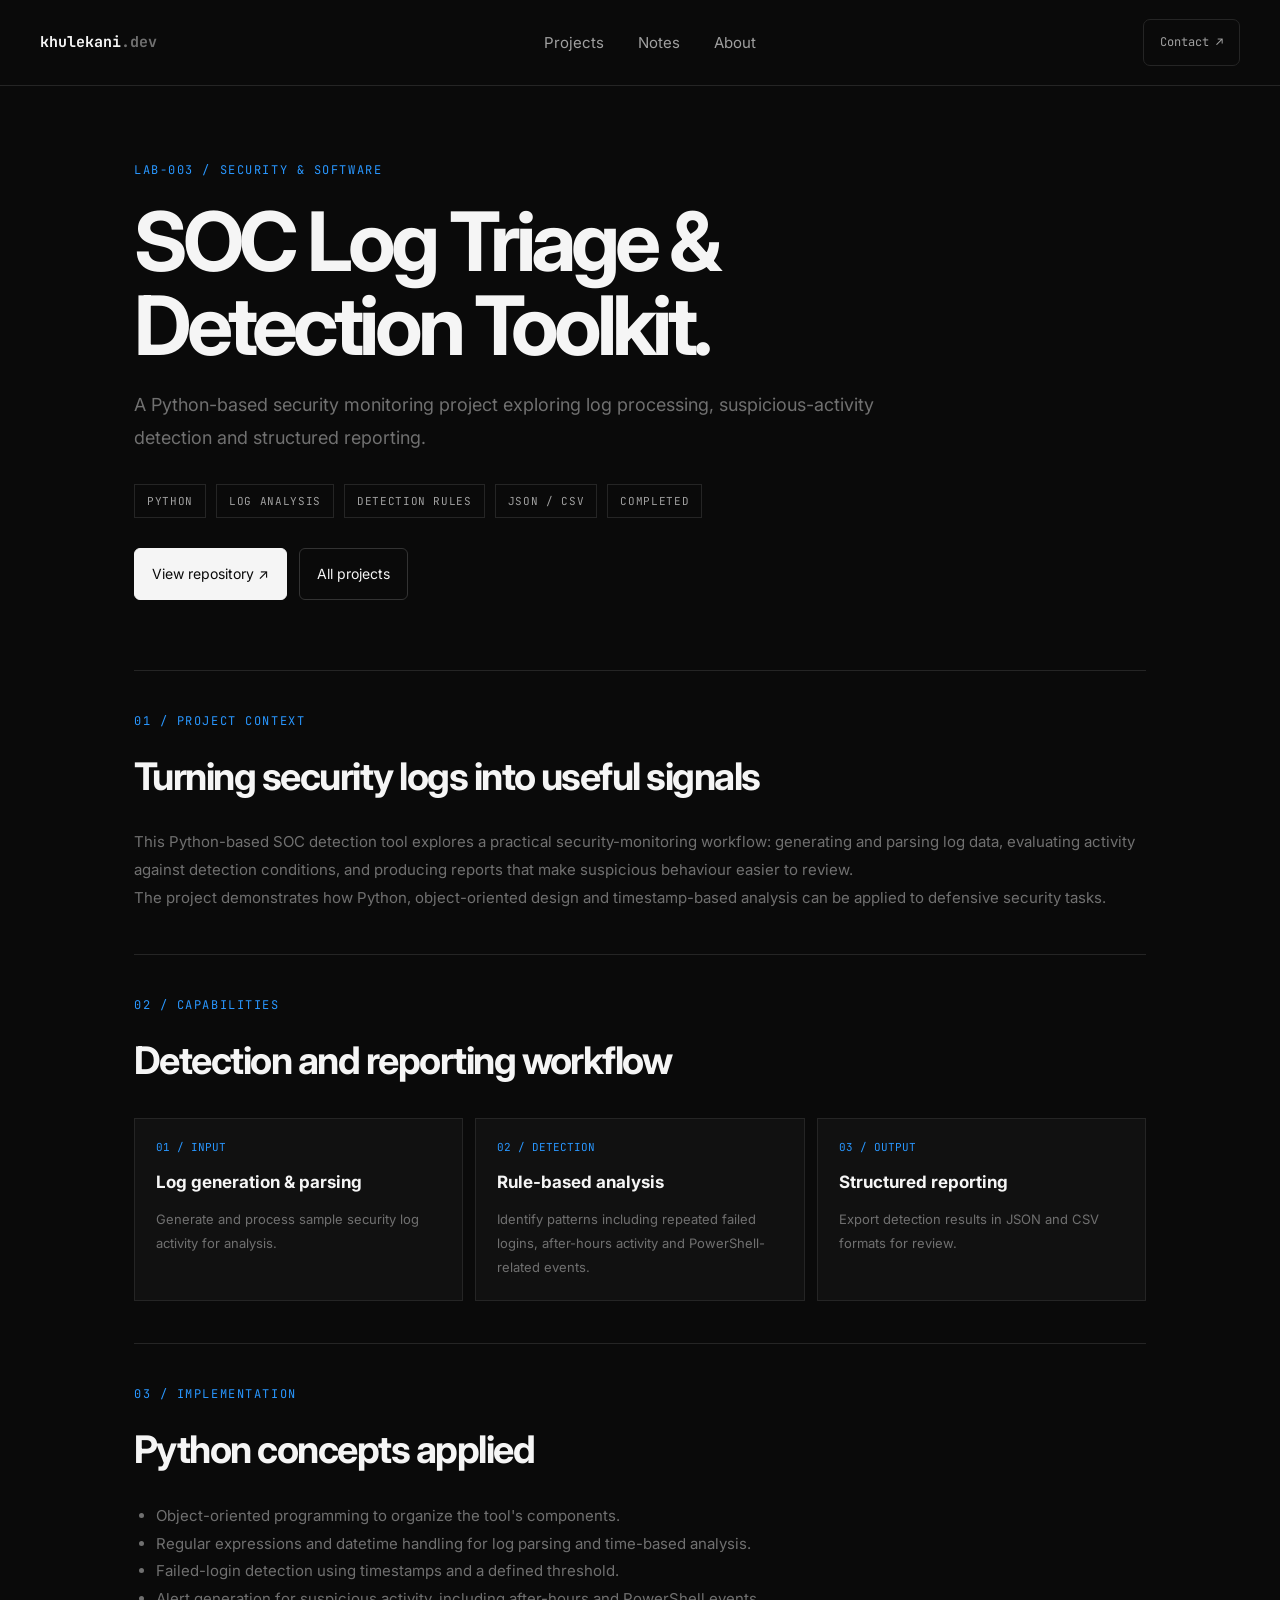
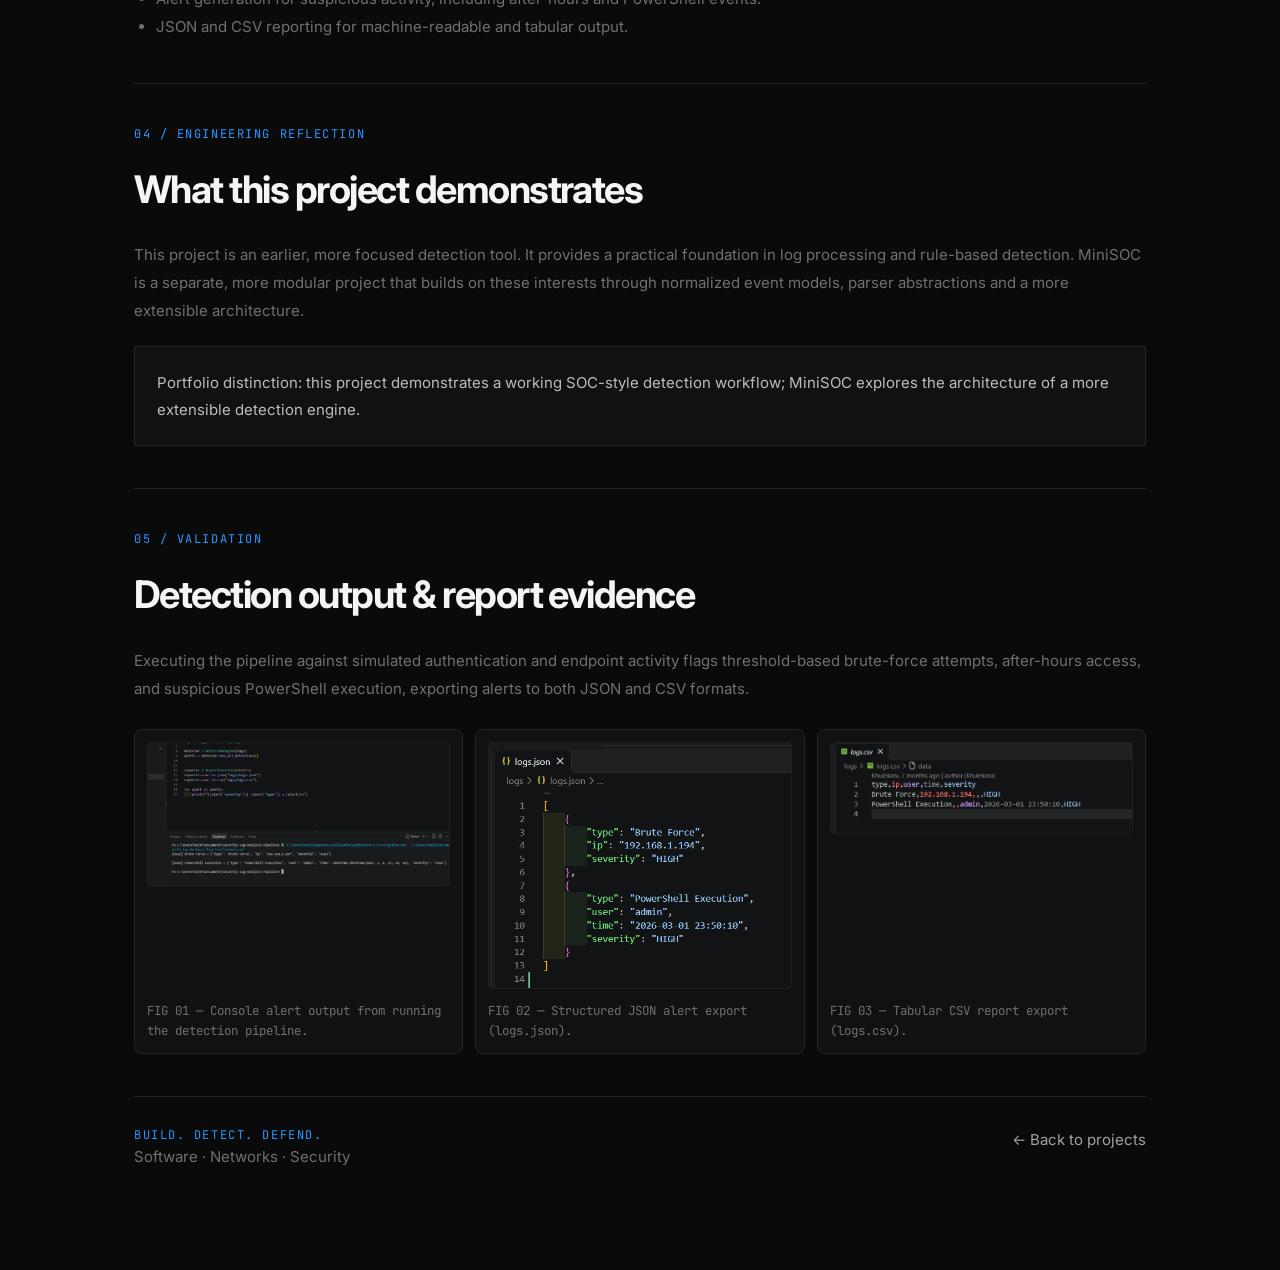
<file: projects/lab-003-soc.html>
<!DOCTYPE html>
<html lang="en">

<head>
  <meta charset="UTF-8">
  <meta name="viewport" content="width=device-width, initial-scale=1.0">
  <title>SOC Log Triage &amp; Detection Toolkit | Khulekani</title>
  <meta name="description"
    content="A Python SOC detection project covering log processing, rule-based detection and structured reporting.">

  <link rel="preconnect" href="https://fonts.googleapis.com">
  <link rel="preconnect" href="https://fonts.gstatic.com" crossorigin>
  <link
    href="https://fonts.googleapis.com/css2?family=Inter:wght@400;500;600;700&family=JetBrains+Mono:wght@400;500&display=swap"
    rel="stylesheet">

  <link rel="stylesheet" href="../assets/css/style.css">
  <link rel="stylesheet" href="../assets/css/projects.css">
</head>

<body>
  <header class="navbar">
    <a href="../index.html" class="logo">khulekani<span>.dev</span></a>
    <nav class="nav-links">
      <a href="../projects.html">Projects</a>
      <a href="../notes.html">Notes</a>
      <a href="../about.html">About</a>
    </nav>
    <a href="../index.html#contact" class="nav-contact">Contact ↗</a>
  </header>

  <main class="project-page">
    <div class="eyebrow">LAB-003 / SECURITY &amp; SOFTWARE</div>
    <h1>SOC Log Triage &amp; Detection Toolkit.</h1>
    <p class="lede">
      A Python-based security monitoring project exploring log processing, suspicious-activity detection and structured
      reporting.
    </p>

    <div class="meta">
      <span>PYTHON</span>
      <span>LOG ANALYSIS</span>
      <span>DETECTION RULES</span>
      <span>JSON / CSV</span>
      <span>COMPLETED</span>
    </div>

    <div class="actions">
      <a class="primary" href="https://github.com/love-eskom/Security-Log-Analysis-Pipeline" target="_blank"
        rel="noopener noreferrer">
        View repository ↗
      </a>
      <a href="../projects.html">All projects</a>
    </div>

    <section>
      <div class="section-label">01 / PROJECT CONTEXT</div>
      <h2>Turning security logs into useful signals</h2>
      <p>
        This Python-based SOC detection tool explores a practical security-monitoring workflow: generating and parsing
        log data, evaluating activity against detection conditions, and producing reports that make suspicious behaviour
        easier to review.
      </p>
      <p>
        The project demonstrates how Python, object-oriented design and timestamp-based analysis can be applied to
        defensive security tasks.
      </p>
    </section>

    <section>
      <div class="section-label">02 / CAPABILITIES</div>
      <h2>Detection and reporting workflow</h2>
      <div class="grid">
        <article class="tile">
          <span class="num">01 / INPUT</span>
          <h3>Log generation &amp; parsing</h3>
          <p>Generate and process sample security log activity for analysis.</p>
        </article>

        <article class="tile">
          <span class="num">02 / DETECTION</span>
          <h3>Rule-based analysis</h3>
          <p>Identify patterns including repeated failed logins, after-hours activity and PowerShell-related events.</p>
        </article>

        <article class="tile">
          <span class="num">03 / OUTPUT</span>
          <h3>Structured reporting</h3>
          <p>Export detection results in JSON and CSV formats for review.</p>
        </article>
      </div>
    </section>

    <section>
      <div class="section-label">03 / IMPLEMENTATION</div>
      <h2>Python concepts applied</h2>
      <ul>
        <li>Object-oriented programming to organize the tool's components.</li>
        <li>Regular expressions and datetime handling for log parsing and time-based analysis.</li>
        <li>Failed-login detection using timestamps and a defined threshold.</li>
        <li>Alert generation for suspicious activity, including after-hours and PowerShell events.</li>
        <li>JSON and CSV reporting for machine-readable and tabular output.</li>
      </ul>
    </section>

    <section>
      <div class="section-label">04 / ENGINEERING REFLECTION</div>
      <h2>What this project demonstrates</h2>
      <p>
        This project is an earlier, more focused detection tool. It provides a practical foundation in log processing
        and rule-based detection. MiniSOC is a separate, more modular project that builds on these interests through
        normalized event models, parser abstractions and a more extensible architecture.
      </p>
      <div class="callout">
        Portfolio distinction: this project demonstrates a working SOC-style detection workflow; MiniSOC explores the
        architecture of a more extensible detection engine.
      </div>
    </section>

    <section>
      <div class="section-label">05 / VALIDATION</div>
      <h2>Detection output &amp; report evidence</h2>
      <p>
        Executing the pipeline against simulated authentication and endpoint activity flags threshold-based brute-force
        attempts, after-hours access, and suspicious PowerShell execution, exporting alerts to both JSON and CSV
        formats.
      </p>

      <!-- 3-Column Evidence Grid -->
      <div class="evidence-grid">
        <figure class="case-study-figure">
          <img src="../assets/images/lab-003/output.png"
            alt="Terminal output from Security Log Analysis Pipeline showing severity-ranked alerts">
          <figcaption>FIG 01 — Console alert output from running the detection pipeline.</figcaption>
        </figure>

        <figure class="case-study-figure">
          <img src="../assets/images/lab-003/log-json.png"
            alt="Structured JSON alert output generated by the log triage tool">
          <figcaption>FIG 02 — Structured JSON alert export (logs.json).</figcaption>
        </figure>

        <figure class="case-study-figure">
          <img src="../assets/images/lab-003/log-csv.png" alt="CSV alert summary generated by the log triage tool">
          <figcaption>FIG 03 — Tabular CSV report export (logs.csv).</figcaption>
        </figure>
      </div>
    </section>

    <div class="footer">
      <div>
        <div class="eyebrow">BUILD. DETECT. DEFEND.</div>
        <p>Software · Networks · Security</p>
      </div>
      <a href="../projects.html">← Back to projects</a>
    </div>
    
  </main>
</body>

</html>
</file>
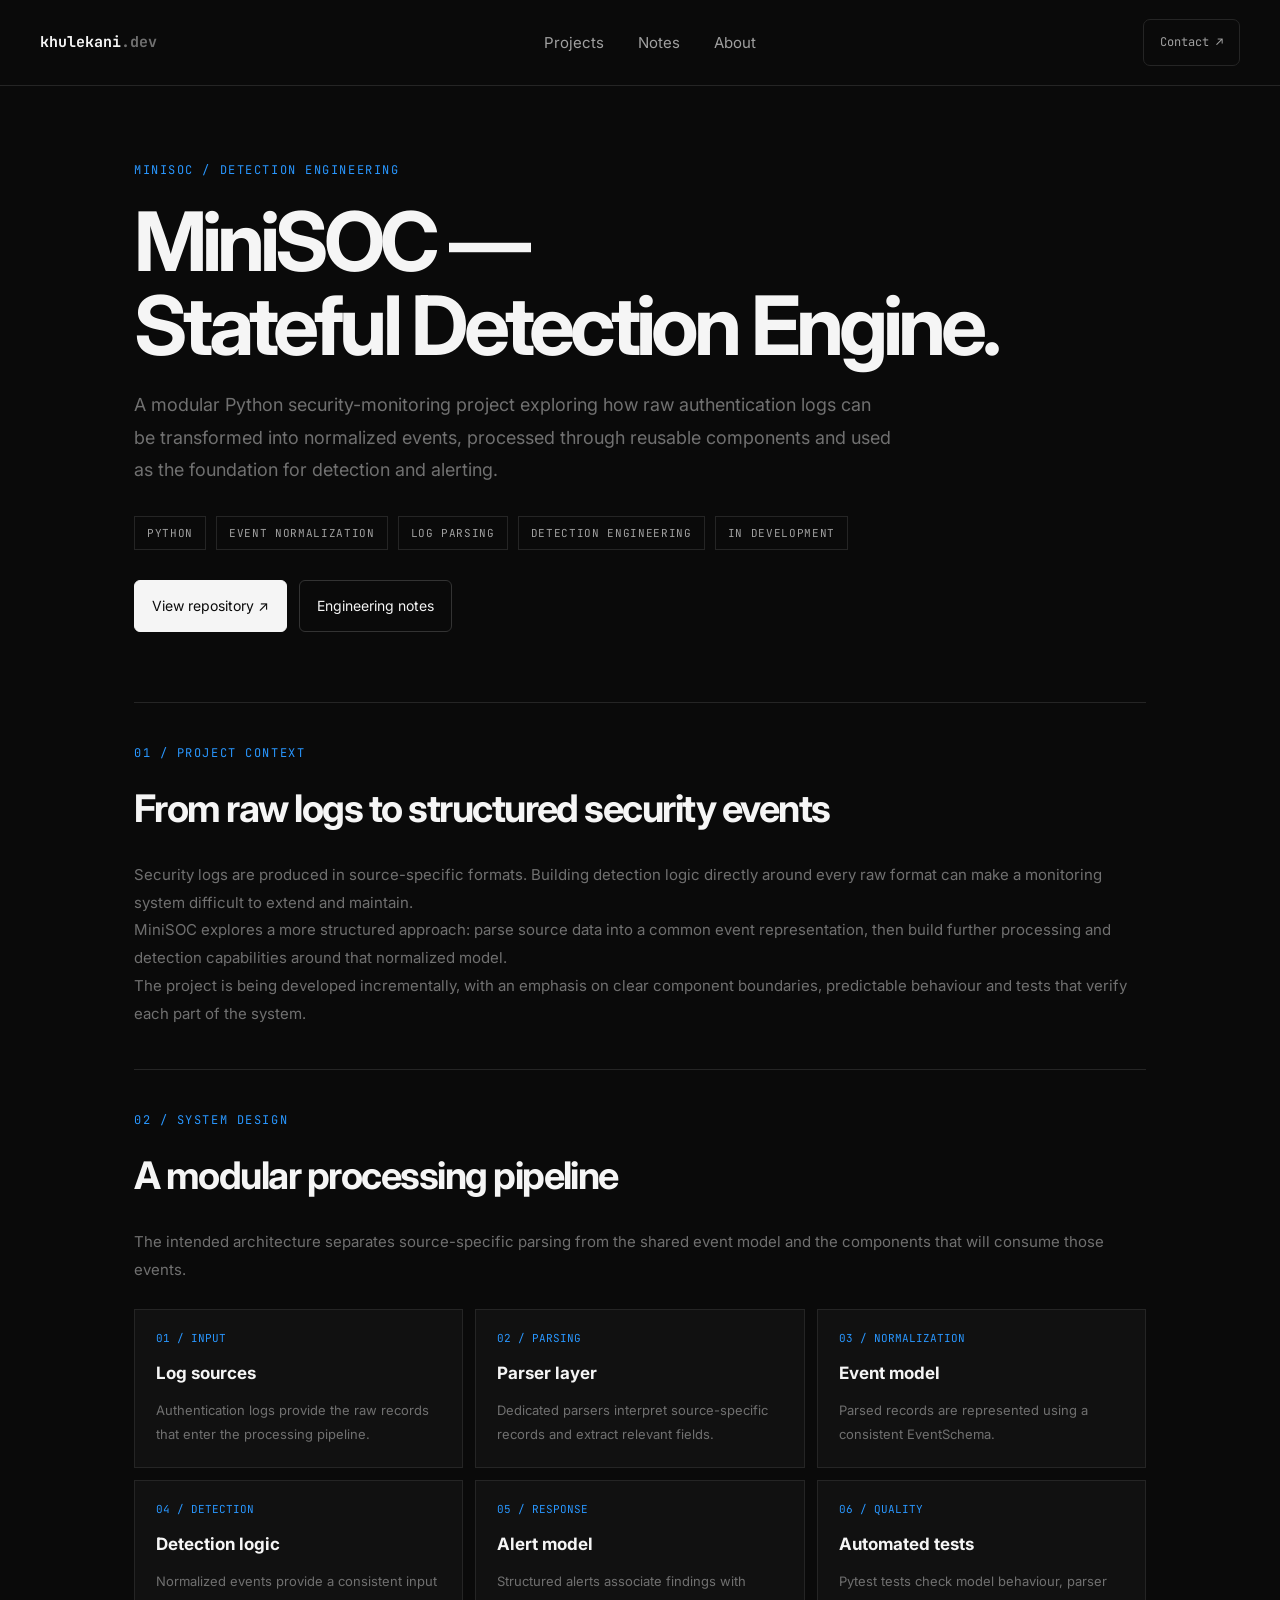
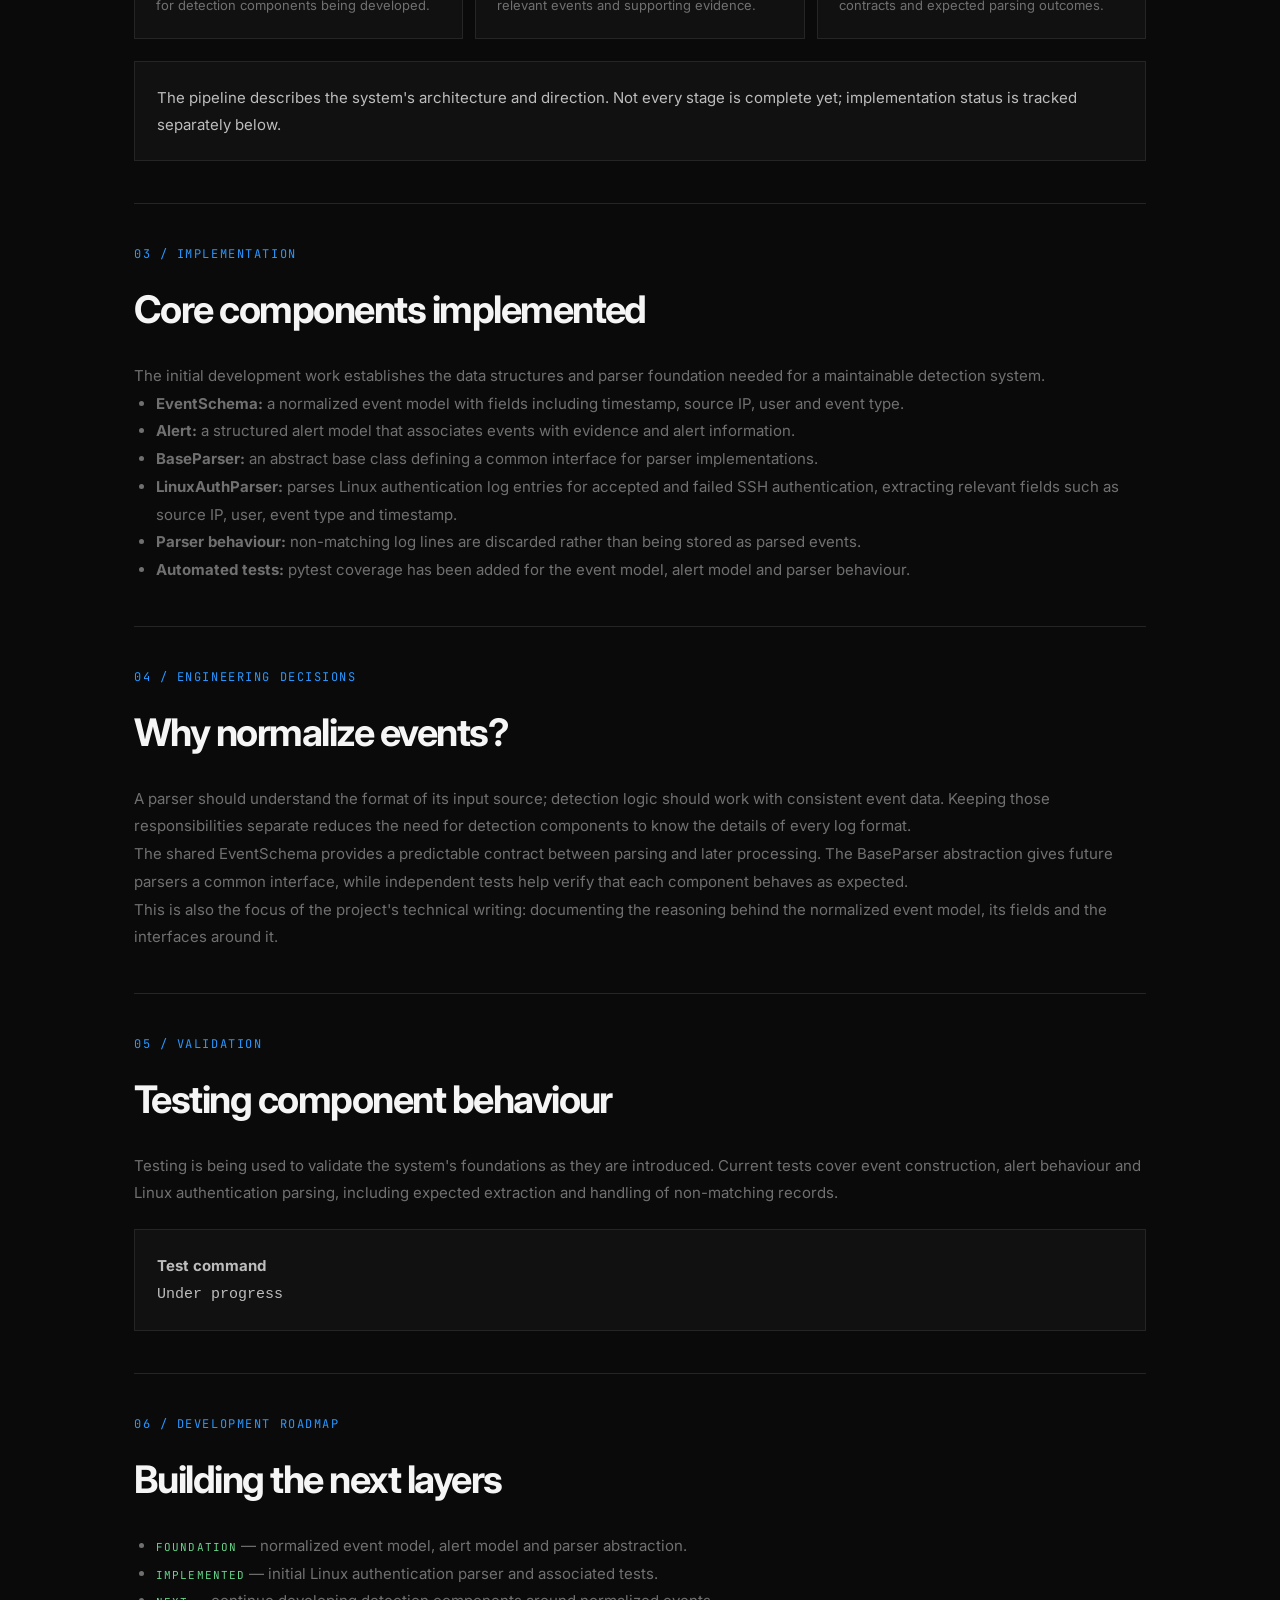
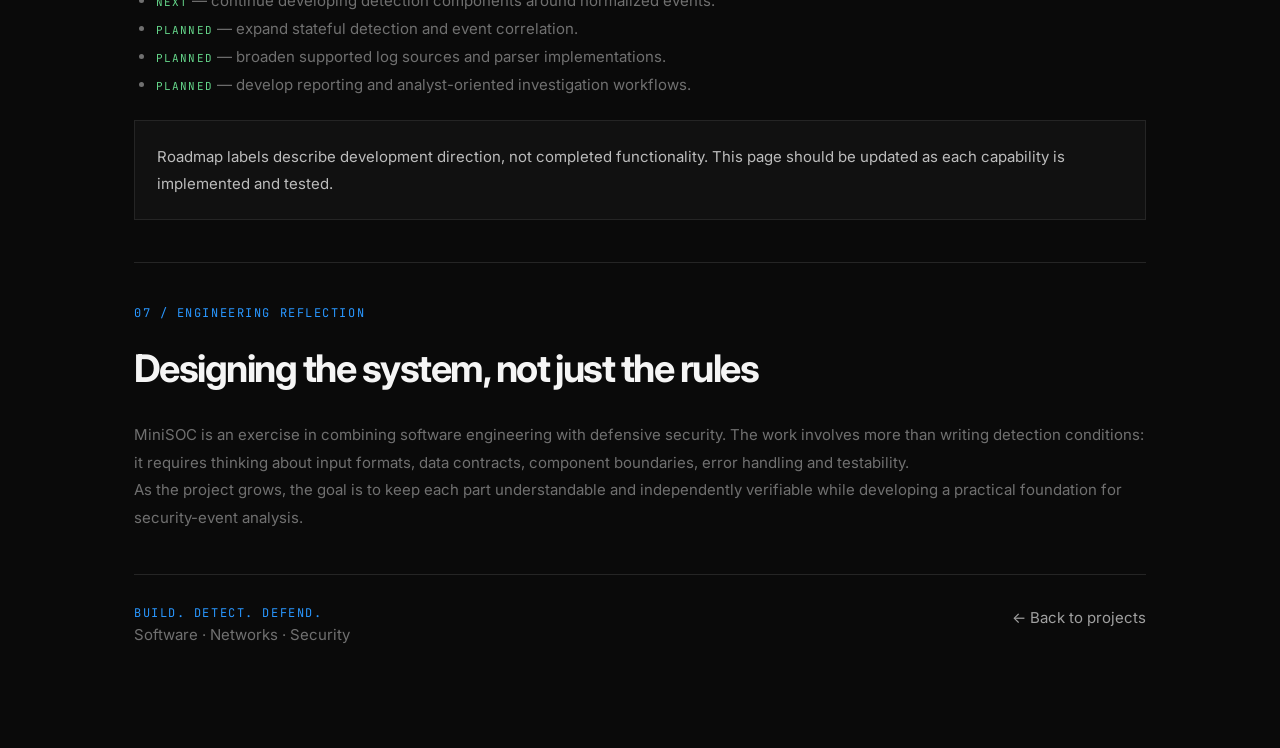
<file: projects/minisoc.html>
<!DOCTYPE html>
<html lang="en">

<head>
    <meta charset="UTF-8">
    <meta name="viewport" content="width=device-width, initial-scale=1.0">
    <title>MiniSOC — Stateful Detection Engine | Khulekani</title>
    <meta name="description"
        content="MiniSOC is a modular Python security monitoring project exploring normalized security events, reusable log parsers, detection engineering and alert generation.">

    <link rel="preconnect" href="https://fonts.googleapis.com">
    <link rel="preconnect" href="https://fonts.gstatic.com" crossorigin>
    <link
        href="https://fonts.googleapis.com/css2?family=Inter:wght@400;500;600;700&family=JetBrains+Mono:wght@400;500&display=swap"
        rel="stylesheet">

    <link rel="stylesheet" href="../assets/css/style.css">
    <link rel="stylesheet" href="../assets/css/projects.css">
</head>

<body>
    <header class="navbar">
        <a href="../index.html" class="logo">khulekani<span>.dev</span></a>
        <nav class="nav-links">
            <a href="../projects.html">Projects</a>
            <a href="../notes.html">Notes</a>
            <a href="../about.html">About</a>
        </nav>
        <a href="../index.html#contact" class="nav-contact">Contact ↗</a>
    </header>

    <main class="project-page">
        <div class="eyebrow">MINISOC / DETECTION ENGINEERING</div>
        <h1>MiniSOC —<br>Stateful Detection Engine.</h1>
        <p class="lede">A modular Python security-monitoring project exploring how raw authentication logs can be
            transformed into normalized events, processed through reusable components and used as the foundation for
            detection and alerting.</p>

        <div class="meta">
            <span>PYTHON</span>
            <span>EVENT NORMALIZATION</span>
            <span>LOG PARSING</span>
            <span>DETECTION ENGINEERING</span>
            <span>IN DEVELOPMENT</span>
        </div>

        <div class="actions">
            <a class="primary" href="https://github.com/love-eskom/MiniSOC" target="_blank"
                rel="noopener noreferrer">View
                repository ↗</a>
            <a href="../notes.html">Engineering notes</a>
        </div>

        <section>
            <div class="section-label">01 / PROJECT CONTEXT</div>
            <h2>From raw logs to structured security events</h2>
            <p>Security logs are produced in source-specific formats. Building detection logic directly around every raw
                format can make a monitoring system difficult to extend and maintain.</p>
            <p>MiniSOC explores a more structured approach: parse source data into a common event representation, then
                build further processing and detection capabilities around that normalized model.</p>
            <p>The project is being developed incrementally, with an emphasis on clear component boundaries, predictable
                behaviour and tests that verify each part of the system.</p>
        </section>

        <section>
            <div class="section-label">02 / SYSTEM DESIGN</div>
            <h2>A modular processing pipeline</h2>
            <p>The intended architecture separates source-specific parsing from the shared event model and the
                components that will consume those events.</p>
            <div class="grid">
                <article class="tile">
                    <span class="num">01 / INPUT</span>
                    <h3>Log sources</h3>
                    <p>Authentication logs provide the raw records that enter the processing pipeline.</p>
                </article>
                <article class="tile">
                    <span class="num">02 / PARSING</span>
                    <h3>Parser layer</h3>
                    <p>Dedicated parsers interpret source-specific records and extract relevant fields.</p>
                </article>
                <article class="tile">
                    <span class="num">03 / NORMALIZATION</span>
                    <h3>Event model</h3>
                    <p>Parsed records are represented using a consistent EventSchema.</p>
                </article>
                <article class="tile">
                    <span class="num">04 / DETECTION</span>
                    <h3>Detection logic</h3>
                    <p>Normalized events provide a consistent input for detection components being developed.</p>
                </article>
                <article class="tile">
                    <span class="num">05 / RESPONSE</span>
                    <h3>Alert model</h3>
                    <p>Structured alerts associate findings with relevant events and supporting evidence.</p>
                </article>
                <article class="tile">
                    <span class="num">06 / QUALITY</span>
                    <h3>Automated tests</h3>
                    <p>Pytest tests check model behaviour, parser contracts and expected parsing outcomes.</p>
                </article>
            </div>
            <div class="callout">The pipeline describes the system's architecture and direction. Not every stage is
                complete yet; implementation status is tracked separately below.</div>
        </section>

        <section>
            <div class="section-label">03 / IMPLEMENTATION</div>
            <h2>Core components implemented</h2>
            <p>The initial development work establishes the data structures and parser foundation needed for a
                maintainable detection system.</p>
            <ul>
                <li><strong>EventSchema:</strong> a normalized event model with fields including timestamp, source IP,
                    user and event type.</li>
                <li><strong>Alert:</strong> a structured alert model that associates events with evidence and alert
                    information.</li>
                <li><strong>BaseParser:</strong> an abstract base class defining a common interface for parser
                    implementations.</li>
                <li><strong>LinuxAuthParser:</strong> parses Linux authentication log entries for accepted and failed
                    SSH authentication, extracting relevant fields such as source IP, user, event type and timestamp.
                </li>
                <li><strong>Parser behaviour:</strong> non-matching log lines are discarded rather than being stored as
                    parsed events.</li>
                <li><strong>Automated tests:</strong> pytest coverage has been added for the event model, alert model
                    and parser behaviour.</li>
            </ul>
        </section>

        <section>
            <div class="section-label">04 / ENGINEERING DECISIONS</div>
            <h2>Why normalize events?</h2>
            <p>A parser should understand the format of its input source; detection logic should work with consistent
                event data. Keeping those responsibilities separate reduces the need for detection components to know
                the details of every log format.</p>
            <p>The shared EventSchema provides a predictable contract between parsing and later processing. The
                BaseParser abstraction gives future parsers a common interface, while independent tests help verify that
                each component behaves as expected.</p>
            <p>This is also the focus of the project's technical writing: documenting the reasoning behind the
                normalized event model, its fields and the interfaces around it.</p>
        </section>

        <section>
            <div class="section-label">05 / VALIDATION</div>
            <h2>Testing component behaviour</h2>
            <p>Testing is being used to validate the system's foundations as they are introduced. Current tests cover
                event construction, alert behaviour and Linux authentication parsing, including expected extraction and
                handling of non-matching records.</p>
            <div class="callout">
                <strong>Test command</strong><br>
                <code>Under progress</code><br>
                <!-- Run the test suite from the project environment. Add the current test count, execution output and any
                coverage figures here only after verifying them against the repository. -->
            </div>
        </section>

        <section>
            <div class="section-label">06 / DEVELOPMENT ROADMAP</div>
            <h2>Building the next layers</h2>
            <ul>
                <li><span class="status">FOUNDATION</span> — normalized event model, alert model and parser abstraction.
                </li>
                <li><span class="status">IMPLEMENTED</span> — initial Linux authentication parser and associated tests.
                </li>
                <li><span class="status">NEXT</span> — continue developing detection components around normalized
                    events.</li>
                <li><span class="status">PLANNED</span> — expand stateful detection and event correlation.</li>
                <li><span class="status">PLANNED</span> — broaden supported log sources and parser implementations.</li>
                <li><span class="status">PLANNED</span> — develop reporting and analyst-oriented investigation
                    workflows.</li>
            </ul>
            <div class="callout">Roadmap labels describe development direction, not completed functionality. This page
                should be updated as each capability is implemented and tested.</div>
        </section>

        <section>
            <div class="section-label">07 / ENGINEERING REFLECTION</div>
            <h2>Designing the system, not just the rules</h2>
            <p>MiniSOC is an exercise in combining software engineering with defensive security. The work involves more
                than writing detection conditions: it requires thinking about input formats, data contracts, component
                boundaries, error handling and testability.</p>
            <p>As the project grows, the goal is to keep each part understandable and independently verifiable while
                developing a practical foundation for security-event analysis.</p>
        </section>

        <div class="footer">
            <div>
                <div class="eyebrow">BUILD. DETECT. DEFEND.</div>
                <p>Software · Networks · Security</p>
            </div>
            <a href="../projects.html">← Back to projects</a>
        </div>
    </main>
</body>

</html>
</file>
<file: assets/css/style.css>
/* =========================================
   01. DESIGN SYSTEM
========================================= */

:root {
    --bg: #0a0a0a;
    --surface: #111111;
    --surface-raised: #151515;

    --border: #252525;
    --border-hover: #3a3a3a;

    --text: #f5f5f5;
    --text-secondary: #a0a0a0;
    --text-muted: #707070;

    --accent: #2997ff;
    --accent-soft: rgba(41, 151, 255, 0.10);

    --green: #65d68a;

    --font-main: "Inter", sans-serif;
    --font-mono: "JetBrains Mono", monospace;

    --container: 1080px;

    --radius-sm: 6px;
    --radius-md: 10px;
    --radius-lg: 16px;

    --transition: 180ms ease;
}


/* =========================================
   02. RESET
========================================= */

* {
    margin: 0;
    padding: 0;
    box-sizing: border-box;
}

html {
    scroll-behavior: smooth;
}

body {
    background: var(--bg);
    color: var(--text);

    font-family: var(--font-main);
    font-size: 15px;
    line-height: 1.7;

    -webkit-font-smoothing: antialiased;
    -moz-osx-font-smoothing: grayscale;
}

::selection {
    background: var(--accent);
    color: white;
}

a {
    color: inherit;
    text-decoration: none;
}

button,
input,
textarea {
    font: inherit;
}

img {
    max-width: 100%;
    display: block;
}


/* =========================================
   03. UTILITIES & BUTTONS
========================================= */

.container {
    width: min(var(--container), calc(100% - 48px));
    margin-inline: auto;
}

.section-label {
    display: block;

    color: var(--text-muted);

    font-family: var(--font-mono);
    font-size: 11px;
    letter-spacing: 0.12em;
    text-transform: uppercase;
}

.text-link {
    color: var(--text-secondary);
    font-size: 13px;

    transition: color var(--transition);
}

.text-link:hover {
    color: var(--text);
}

.section-heading {
    margin-bottom: 36px;
}

.section-heading h2 {
    margin-top: 10px;

    font-size: clamp(26px, 4vw, 34px);
    font-weight: 600;
    letter-spacing: -0.04em;
}

.section-heading-split {
    display: flex;
    align-items: flex-end;
    justify-content: space-between;
    gap: 24px;
}

.button {
    display: inline-flex;
    align-items: center;
    justify-content: center;
    gap: 10px;

    min-height: 42px;
    padding: 10px 16px;

    border-radius: var(--radius-sm);

    font-size: 13px;
    font-weight: 500;

    transition: all var(--transition);
}

.button-primary {
    background: var(--text);
    color: var(--bg);
}

.button-primary:hover {
    background: white;
    transform: translateY(-1px);
}

.button-secondary {
    background: var(--surface);
    border: 1px solid var(--border);
    color: var(--text);
}

.button-secondary:hover {
    border-color: var(--border-hover);
    background: var(--surface-raised);
}

.tagline {
    font-family: var(--font-mono);
    font-size: 0.85rem;
    font-weight: 700;
    letter-spacing: 0.18em;
    color: var(--accent);
    margin-top: 1.5rem;
}


/* =========================================
   04. NAVIGATION
========================================= */

.site-header {
    position: sticky;
    top: 0;
    z-index: 100;

    background: rgba(10, 10, 10, 0.88);
    backdrop-filter: blur(16px);
    -webkit-backdrop-filter: blur(16px);

    border-bottom: 1px solid rgba(37, 37, 37, 0.8);
}

.nav-wrapper {
    min-height: 68px;

    display: flex;
    align-items: center;
    justify-content: space-between;
    gap: 24px;
}

.brand {
    font-family: var(--font-mono);
    font-size: 14px;
    font-weight: 500;
    letter-spacing: -0.04em;
}

.brand span {
    color: var(--text-muted);
}

.nav-links {
    display: flex;
    align-items: center;
    gap: 32px;
}

.nav-links a {
    color: var(--text-secondary);
    font-size: 13px;

    transition: color var(--transition);
}

.nav-links a:hover {
    color: var(--text);
}

.nav-contact {
    padding: 8px 12px;

    border: 1px solid var(--border);
    border-radius: var(--radius-sm);

    color: var(--text-secondary);

    font-size: 12px;
    font-family: var(--font-mono);

    transition: all var(--transition);
}

.nav-contact span {
    margin-left: 4px;
}

.nav-contact:hover {
    color: var(--text);
    border-color: var(--border-hover);
    background: var(--surface);
}


/* =========================================
   05. FOOTER
========================================= */

.site-footer {
    border-top: 1px solid var(--border);
}

.footer-content {
    min-height: 80px;

    display: flex;
    align-items: center;
    justify-content: space-between;
    flex-wrap: wrap;
    gap: 16px;
}

.footer-content p {
    color: var(--text-muted);
    font-size: 11px;
}

.site-footer .tagline {
    margin-top: 0;
    color: var(--text-muted);
    font-size: 11px;
    font-weight: 500;
}

.footer-copy {
    color: var(--text-muted);

    font-family: var(--font-mono);
    font-size: 10px;
}


/* =========================================
   06. RESPONSIVE (CORE)
========================================= */

@media (max-width: 600px) {

    .container {
        width: calc(100% - 32px);
    }

    .nav-wrapper {
        min-height: 62px;
        gap: 12px;
    }

    .nav-links {
        gap: 16px;
    }

    .nav-links a {
        font-size: 11px;
    }

    .nav-contact {
        display: none;
    }

    .section-heading-split {
        align-items: flex-start;
        flex-direction: column;
        gap: 12px;
    }

    .footer-content {
        padding: 20px 0;
        flex-direction: column;
        align-items: flex-start;
    }

}
</file>
<file: assets/css/home.css>
/* =========================================
   01. HERO
========================================= */

.hero {
    padding-top: 85px;
    padding-bottom: 105px;
}

.hero-meta {
    display: flex;
    align-items: center;
    flex-wrap: wrap;
    gap: 10px;

    margin-bottom: 30px;

    color: var(--text-muted);

    font-family: var(--font-mono);
    font-size: 10px;
    letter-spacing: 0.07em;
}

.status-dot {
    width: 7px;
    height: 7px;

    border-radius: 50%;
    background: var(--green);

    box-shadow: 0 0 10px rgba(101, 214, 138, 0.25);
}

.meta-divider {
    color: #444;
}

.hero h1 {
    max-width: 900px;

    font-size: clamp(40px, 7vw, 76px);
    font-weight: 600;
    line-height: 1.12;
    letter-spacing: -0.065em;
}

.hero h1 span {
    display: block;
    color: var(--text-secondary);
}

.hero-description {
    max-width: 640px;

    margin-top: 28px;

    color: var(--text-secondary);

    font-size: 16px;
    line-height: 1.9;
}

.hero-actions {
    display: flex;
    flex-wrap: wrap;
    gap: 12px;

    margin-top: 32px;
}

.hero-links {
    display: flex;
    gap: 24px;

    margin-top: 30px;
}

.hero-links a {
    color: var(--text-muted);
    font-family: var(--font-mono);
    font-size: 12px;

    transition: color var(--transition);
}

.hero-links a:hover {
    color: var(--accent);
}


/* =========================================
   02. CURRENT FOCUS
========================================= */

.focus-section {
    padding: 75px 0;

    background: #0d0d0d;
    border-top: 1px solid var(--border);
    border-bottom: 1px solid var(--border);
}

.focus-grid {
    display: grid;
    grid-template-columns: repeat(3, 1fr);
    gap: 16px;
}

.focus-card {
    padding: 24px;

    border: 1px solid var(--border);
    background: var(--surface);

    border-radius: var(--radius-md);

    transition: border-color var(--transition);
}

.focus-card:hover {
    border-color: var(--border-hover);
}

.focus-number {
    color: var(--accent);

    font-family: var(--font-mono);
    font-size: 11px;
}

.focus-card h3 {
    margin-top: 20px;

    font-size: 17px;
    font-weight: 500;
    letter-spacing: -0.03em;
}

.focus-card p {
    margin-top: 10px;

    color: var(--text-secondary);

    font-size: 13px;
    line-height: 1.8;
}


/* =========================================
   03. EXPERTISE
========================================= */

.expertise-section {
    padding: 85px 0;

    border-top: 1px solid var(--border);
    border-bottom: 1px solid var(--border);

    background: #0d0d0d;
}

.expertise-list {
    border-top: 1px solid var(--border);
}

.expertise-row {
    display: grid;
    grid-template-columns: 220px 1fr;
    gap: 40px;

    padding: 28px 0;

    border-bottom: 1px solid var(--border);
}

.expertise-title {
    display: flex;
    align-items: center;
    gap: 14px;
}

.expertise-title span {
    color: var(--text-muted);

    font-family: var(--font-mono);
    font-size: 11px;
}

.expertise-title h3 {
    font-size: 16px;
    font-weight: 500;
}

.expertise-items {
    display: flex;
    flex-wrap: wrap;
    gap: 10px;
}

.expertise-items span {
    padding: 7px 11px;

    border: 1px solid var(--border);
    border-radius: 5px;

    color: var(--text-secondary);

    font-size: 12px;
}


/* =========================================
   04. RESPONSIVE (HOME)
========================================= */

@media (max-width: 800px) {
    .hero {
        padding-top: 90px;
        padding-bottom: 80px;
    }

    .focus-grid {
        grid-template-columns: 1fr;
    }

    .expertise-row {
        grid-template-columns: 1fr;
        gap: 20px;
    }
}

@media (max-width: 600px) {
    .hero {
        padding-top: 75px;
        padding-bottom: 70px;
    }

    .hero h1 {
        font-size: 43px;
    }

    .hero-description {
        font-size: 14px;
    }

    .hero-meta {
        font-size: 9px;
        gap: 7px;
    }

    .expertise-row {
        padding: 24px 0;
    }
}/* =========================================
   01. HERO
========================================= */

.hero {
    padding-top: 85px;
    padding-bottom: 105px;
}

.hero-meta {
    display: flex;
    align-items: center;
    flex-wrap: wrap;
    gap: 10px;

    margin-bottom: 30px;

    color: var(--text-muted);

    font-family: var(--font-mono);
    font-size: 10px;
    letter-spacing: 0.07em;
}

.status-dot {
    width: 7px;
    height: 7px;

    border-radius: 50%;
    background: var(--green);

    box-shadow: 0 0 10px rgba(101, 214, 138, 0.25);
}

.meta-divider {
    color: #444;
}

.hero h1 {
    max-width: 900px;

    font-size: clamp(40px, 7vw, 76px);
    font-weight: 600;
    line-height: 1.12;
    letter-spacing: -0.065em;
}

.hero h1 span {
    display: block;
    color: var(--text-secondary);
}

.hero-description {
    max-width: 640px;

    margin-top: 28px;

    color: var(--text-secondary);

    font-size: 16px;
    line-height: 1.9;
}

.hero-actions {
    display: flex;
    flex-wrap: wrap;
    gap: 12px;

    margin-top: 32px;
}

.hero-links {
    display: flex;
    gap: 24px;

    margin-top: 30px;
}

.hero-links a {
    color: var(--text-muted);
    font-family: var(--font-mono);
    font-size: 12px;

    transition: color var(--transition);
}

.hero-links a:hover {
    color: var(--accent);
}


/* =========================================
   02. CURRENT FOCUS
========================================= */

.focus-section {
    padding: 75px 0;

    background: #0d0d0d;
    border-top: 1px solid var(--border);
    border-bottom: 1px solid var(--border);
}

.focus-grid {
    display: grid;
    grid-template-columns: repeat(3, 1fr);
    gap: 16px;
}

.focus-card {
    padding: 24px;

    border: 1px solid var(--border);
    background: var(--surface);

    border-radius: var(--radius-md);

    transition: border-color var(--transition);
}

.focus-card:hover {
    border-color: var(--border-hover);
}

.focus-number {
    color: var(--accent);

    font-family: var(--font-mono);
    font-size: 11px;
}

.focus-card h3 {
    margin-top: 20px;

    font-size: 17px;
    font-weight: 500;
    letter-spacing: -0.03em;
}

.focus-card p {
    margin-top: 10px;

    color: var(--text-secondary);

    font-size: 13px;
    line-height: 1.8;
}


/* =========================================
   03. EXPERTISE
========================================= */

.expertise-section {
    padding: 85px 0;

    border-top: 1px solid var(--border);
    border-bottom: 1px solid var(--border);

    background: #0d0d0d;
}

.expertise-list {
    border-top: 1px solid var(--border);
}

.expertise-row {
    display: grid;
    grid-template-columns: 220px 1fr;
    gap: 40px;

    padding: 28px 0;

    border-bottom: 1px solid var(--border);
}

.expertise-title {
    display: flex;
    align-items: center;
    gap: 14px;
}

.expertise-title span {
    color: var(--text-muted);

    font-family: var(--font-mono);
    font-size: 11px;
}

.expertise-title h3 {
    font-size: 16px;
    font-weight: 500;
}

.expertise-items {
    display: flex;
    flex-wrap: wrap;
    gap: 10px;
}

.expertise-items span {
    padding: 7px 11px;

    border: 1px solid var(--border);
    border-radius: 5px;

    color: var(--text-secondary);

    font-size: 12px;
}


/* =========================================
   04. RESPONSIVE (HOME)
========================================= */

@media (max-width: 800px) {
    .hero {
        padding-top: 90px;
        padding-bottom: 80px;
    }

    .focus-grid {
        grid-template-columns: 1fr;
    }

    .expertise-row {
        grid-template-columns: 1fr;
        gap: 20px;
    }
}

@media (max-width: 600px) {
    .hero {
        padding-top: 75px;
        padding-bottom: 70px;
    }

    .hero h1 {
        font-size: 43px;
    }

    .hero-description {
        font-size: 14px;
    }

    .hero-meta {
        font-size: 9px;
        gap: 7px;
    }

    .expertise-row {
        padding: 24px 0;
    }
}
</file>
<file: assets/css/projects.css>
/* =========================================
   01. PROJECTS & LABS
========================================= */

.projects-section {
    padding-top: 100px;
    padding-bottom: 100px;
}

.project-featured {
    padding: 32px;

    border: 1px solid var(--border);
    border-radius: var(--radius-lg);

    background: var(--surface);

    transition: border-color var(--transition);
}

.project-featured:hover {
    border-color: var(--border-hover);
}

.project-topline {
    display: flex;
    align-items: center;
    justify-content: space-between;
    flex-wrap: wrap;
    gap: 12px;
}

.project-id {
    display: flex;
    flex-wrap: wrap;
    align-items: center;
    gap: 12px;
}

.project-index {
    color: var(--text-muted);

    font-family: var(--font-mono);
    font-size: 11px;
}

.project-category {
    color: var(--accent);

    font-family: var(--font-mono);
    font-size: 10px;
    letter-spacing: 0.07em;
}

.project-status {
    padding: 5px 9px;

    border: 1px solid var(--border);
    border-radius: 4px;

    color: var(--text-muted);

    font-family: var(--font-mono);
    font-size: 10px;
}

.status-active {
    color: var(--green);
    border-color: rgba(101, 214, 138, 0.2);
    background: rgba(101, 214, 138, 0.04);
}

.project-featured h3 {
    margin-top: 28px;

    font-size: 30px;
    font-weight: 600;
    letter-spacing: -0.05em;
}

.project-subtitle {
    margin-top: 6px;

    color: var(--text-secondary);
    font-size: 14px;
}

.project-description {
    max-width: 750px;

    margin-top: 20px;

    color: var(--text-secondary);
    font-size: 14px;
    line-height: 1.9;
}


/* Architecture pipeline */

.architecture {
    margin-top: 32px;
    padding: 22px;

    border: 1px solid var(--border);
    border-radius: var(--radius-md);

    background: var(--bg);
}

.architecture-label {
    color: var(--text-muted);

    font-family: var(--font-mono);
    font-size: 10px;
    letter-spacing: 0.1em;
}

.pipeline {
    display: flex;
    align-items: center;
    justify-content: space-between;
    gap: 10px;

    margin-top: 18px;
}

.pipeline-node {
    flex: 1;
    min-width: 0;

    padding: 14px 10px;

    border: 1px solid var(--border);
    border-radius: var(--radius-sm);

    background: var(--surface);

    text-align: center;
}

.pipeline-node small {
    display: block;

    color: var(--text-muted);

    font-family: var(--font-mono);
    font-size: 9px;
}

.pipeline-node strong {
    display: block;
    margin-top: 5px;

    font-size: 11px;
    font-weight: 500;
}

.pipeline-highlight {
    border-color: rgba(41, 151, 255, 0.35);
    background: var(--accent-soft);
}

.pipeline-highlight strong {
    color: var(--accent);
}

.pipeline-arrow {
    color: var(--text-muted);
    font-size: 12px;
}


/* Project footer */

.project-footer {
    display: flex;
    align-items: center;
    justify-content: space-between;
    flex-wrap: wrap;
    gap: 20px;

    margin-top: 26px;
    padding-top: 22px;

    border-top: 1px solid var(--border);
}


/* Project tags */

.tech-stack {
    display: flex;
    flex-wrap: wrap;
    gap: 8px;
}

.tech-stack span {
    padding: 5px 9px;

    border: 1px solid var(--border);
    border-radius: 4px;

    color: var(--text-secondary);

    font-family: var(--font-mono);
    font-size: 10px;
}


/* Project link */

.project-link {
    display: inline-flex;
    align-items: center;
    gap: 8px;

    color: var(--text-secondary);

    font-size: 12px;
    font-weight: 500;

    transition: color var(--transition);
}

.project-link:hover {
    color: var(--accent);
}


/* Project grid */

.project-grid {
    display: grid;
    grid-template-columns: repeat(2, 1fr);
    gap: 16px;

    margin-top: 16px;
}

.project-card {
    display: flex;
    flex-direction: column;

    min-height: 310px;
    padding: 26px;

    border: 1px solid var(--border);
    border-radius: var(--radius-md);

    background: var(--surface);

    transition:
        border-color var(--transition),
        transform var(--transition);
}

.project-card:hover {
    border-color: var(--border-hover);
    transform: translateY(-2px);
}

.project-card h3 {
    margin-top: 24px;

    font-size: 20px;
    font-weight: 500;
    letter-spacing: -0.04em;
}

.project-card p {
    margin-top: 12px;

    color: var(--text-secondary);

    font-size: 13px;
    line-height: 1.8;
}

.project-card .tech-stack {
    margin-top: auto;
    padding-top: 24px;
}

.project-card .project-link {
    margin-top: 22px;
}

.project-card-more {
    justify-content: space-between;

    background:
        radial-gradient(circle at top right,
            rgba(41, 151, 255, 0.07),
            transparent 50%),
        var(--surface);
}

.project-card-more h3 {
    margin-top: 16px;
}

.project-card-more p {
    max-width: 350px;
}


/* =========================================
   02. CASE STUDY IMAGES & EVIDENCE GRID
========================================= */

.case-study-figure {
    margin: 0;
    background: var(--surface);
    border: 1px solid var(--border);
    border-radius: 8px;
    padding: 0.75rem;
    display: flex;
    flex-direction: column;
    justify-content: space-between;
}

.case-study-figure img {
    width: 100%;
    height: auto;
    object-fit: contain;
    background: #181818;
    border: 1px solid #1f1f1f;
    border-radius: 4px;
    display: block;
}

.case-study-figure figcaption {
    margin-top: 0.75rem;
    font-family: var(--font-mono);
    font-size: 0.78rem;
    line-height: 1.6;
    color: var(--text-muted);
}

.evidence-grid {
    display: grid;
    grid-template-columns: repeat(3, minmax(0, 1fr));
    gap: 12px;
    margin-top: 26px;
}

.evidence-grid-2 {
    grid-template-columns: repeat(2, minmax(0, 1fr));
}

.topology-figure {
    margin: 2rem 0;
}

.topology-figure img {
    width: 100%;
    height: auto;
    max-height: none;
    object-fit: contain;
    background: #ffffff;
}


/* =========================================
   03. VALIDATION TABLE
========================================= */

.table-wrapper {
    overflow-x: auto;
    margin: 2rem 0;
    border: 1px solid var(--border);
    border-radius: 8px;
}

.validation-table {
    width: 100%;
    border-collapse: collapse;
    text-align: left;
    font-size: 0.9rem;
}

.validation-table th,
.validation-table td {
    padding: 0.9rem 1rem;
    border-bottom: 1px solid var(--border);
}

.validation-table th {
    background: var(--surface);
    font-family: var(--font-mono);
    font-size: 0.75rem;
    text-transform: uppercase;
    letter-spacing: 0.05em;
    color: var(--text-muted);
}

.validation-table tbody tr:last-child td {
    border-bottom: none;
}

.badge-pass {
    display: inline-block;
    padding: 0.2rem 0.55rem;
    font-family: var(--font-mono);
    font-size: 0.72rem;
    font-weight: 500;
    color: #22c55e;
    background: rgba(34, 197, 94, 0.1);
    border: 1px solid rgba(34, 197, 94, 0.25);
    border-radius: 4px;
}


/* =========================================
   04. RESPONSIVE (PROJECTS)
========================================= */

@media (max-width: 800px) {
    .project-grid {
        grid-template-columns: 1fr;
    }

    .evidence-grid,
    .evidence-grid-2 {
        grid-template-columns: 1fr;
        gap: 16px;
    }

    .pipeline {
        overflow-x: auto;
        justify-content: flex-start;
        padding-bottom: 8px;
    }

    .pipeline-node {
        flex: 0 0 110px;
    }

    .pipeline-arrow {
        flex: 0 0 auto;
    }
}

@media (max-width: 600px) {
    .project-featured {
        padding: 20px;
    }

    .project-featured h3 {
        font-size: 25px;
    }

    .architecture {
        padding: 14px;
    }

    .project-footer {
        align-items: flex-start;
        flex-direction: column;
    }

    .project-card {
        min-height: 280px;
        padding: 22px;
    }
}


/* =========================================
   05. CASE STUDY & LAB DETAIL PAGES
========================================= */

.navbar {
    min-height: 86px;
    padding: 0 3.1%;
    border-bottom: 1px solid var(--border);
    display: flex;
    align-items: center;
    justify-content: space-between;
    gap: 24px;
}

.logo {
    font-family: var(--font-mono);
    font-weight: 700;
    text-decoration: none;
}

.logo span {
    color: var(--text-muted);
}

.navbar .nav-links {
    display: flex;
    gap: 34px;
}

.navbar .nav-links a {
    color: var(--text-secondary);
    text-decoration: none;
    font-size: 15px;
}

.navbar .nav-links a:hover,
.navbar .nav-contact:hover {
    color: var(--text);
}

.navbar .nav-contact {
    padding: 12px 16px;
    border: 1px solid var(--border);
    border-radius: 7px;
    text-decoration: none;
    font-family: var(--font-mono);
    color: var(--text-secondary);
}

.project-page {
    max-width: var(--container);
    margin: auto;
    padding: 76px 34px 100px;
}

.project-page .eyebrow,
.project-page .section-label {
    color: var(--accent);
    font: 12px var(--font-mono);
    letter-spacing: 0.13em;
    text-transform: uppercase;
}

.project-page h1 {
    font-size: clamp(42px, 7vw, 82px);
    line-height: 1.02;
    letter-spacing: -0.06em;
    max-width: 920px;
    margin: 22px 0;
}

.project-page .lede {
    color: var(--text-muted);
    max-width: 760px;
    font-size: 18px;
    line-height: 1.8;
}

.project-page .meta {
    display: flex;
    flex-wrap: wrap;
    gap: 10px;
    margin: 30px 0;
}

.project-page .meta span {
    border: 1px solid var(--border);
    padding: 9px 12px;
    color: var(--text-secondary);
    font: 11px var(--font-mono);
    letter-spacing: 0.06em;
}

.project-page .actions {
    display: flex;
    flex-wrap: wrap;
    gap: 12px;
    margin: 30px 0 70px;
}

.project-page .actions a {
    border: 1px solid #333;
    border-radius: 6px;
    padding: 13px 17px;
    text-decoration: none;
    font-size: 14px;
}

.project-page .actions a.primary {
    background: var(--text);
    color: var(--bg);
    border-color: var(--text);
}

.project-page section {
    border-top: 1px solid var(--border);
    padding: 42px 0;
}

.project-page h2 {
    font-size: clamp(26px, 4vw, 38px);
    letter-spacing: -0.04em;
    margin: 15px 0 20px;
}

.project-page h3 {
    font-size: 17px;
    margin: 0 0 10px;
}

.project-page p,
.project-page li {
    color: var(--text-muted);
    line-height: 1.85;
}

.project-page ul {
    padding-left: 22px;
}

.project-page .grid {
    display: grid;
    grid-template-columns: repeat(3, 1fr);
    gap: 12px;
    margin-top: 26px;
}

.project-page .tile {
    background: var(--surface);
    border: 1px solid var(--border);
    padding: 21px;
}

.project-page .tile .num {
    color: var(--accent);
    font: 11px var(--font-mono);
    display: block;
    margin-bottom: 14px;
}

.project-page .tile p {
    font-size: 13px;
    margin-bottom: 0;
}

.project-page .callout {
    background: var(--surface);
    border: 1px solid var(--border);
    padding: 22px;
    margin-top: 22px;
    color: #bdbdbd;
    line-height: 1.8;
}

.project-page .status {
    color: var(--green);
    font: 11px var(--font-mono);
    letter-spacing: 0.1em;
}

.project-page .footer {
    border-top: 1px solid var(--border);
    padding-top: 30px;
    display: flex;
    justify-content: space-between;
    gap: 20px;
    flex-wrap: wrap;
}

.project-page .footer a {
    color: var(--text-secondary);
    text-decoration: none;
}

@media (max-width: 720px) {
    .navbar {
        padding: 20px;
        flex-wrap: wrap;
    }

    .navbar .nav-links {
        order: 3;
        width: 100%;
        gap: 20px;
    }

    .project-page {
        padding: 48px 22px 70px;
    }

    .project-page .grid {
        grid-template-columns: 1fr;
    }
}


/* =========================================
   06. PROJECTS DIRECTORY PAGE
========================================= */

.page-hero {
    padding: 90px 0 65px;
    border-bottom: 1px solid var(--border);
}

.page-hero h1 {
    margin-top: 15px;
    font-size: clamp(38px, 6vw, 60px);
    letter-spacing: -0.06em;
}

.page-hero p {
    max-width: 620px;
    margin-top: 20px;
    color: var(--text-secondary);
}

.directory {
    padding: 65px 0 100px;
}

.directory-group {
    margin-bottom: 55px;
}

.directory-heading {
    display: flex;
    justify-content: space-between;
    align-items: center;
    padding-bottom: 18px;
    border-bottom: 1px solid var(--border);
    margin-bottom: 20px;
}

.directory-heading h2 {
    font-size: 18px;
    font-weight: 500;
}

.directory-heading span {
    font-family: var(--font-mono);
    font-size: 11px;
    color: var(--text-muted);
}

.directory-card {
    display: grid;
    grid-template-columns: 130px 1fr auto;
    gap: 25px;
    align-items: start;
    padding: 25px 0;
    border-bottom: 1px solid var(--border);
}

.directory-id {
    font-family: var(--font-mono);
    font-size: 11px;
    color: var(--accent);
}

.directory-content h3 {
    font-size: 18px;
    font-weight: 500;
    letter-spacing: -0.03em;
}

.directory-content p {
    max-width: 650px;
    margin-top: 8px;
    color: var(--text-secondary);
    font-size: 13px;
}

.directory-tags {
    display: flex;
    flex-wrap: wrap;
    gap: 7px;
    margin-top: 14px;
}

.directory-tags span {
    padding: 4px 8px;
    border: 1px solid var(--border);
    border-radius: 4px;
    font-family: var(--font-mono);
    font-size: 10px;
    color: var(--text-muted);
}

@media (max-width: 650px) {
    .directory-card {
        grid-template-columns: 1fr;
        gap: 10px;
    }
}
</file>
<file: assets/css/notes.css>
/* =========================================
   01. NOTES LIST (INDEX PAGE)
========================================= */

.notes-section {
    padding-top: 100px;
    padding-bottom: 100px;
}

.notes-list {
    border-top: 1px solid var(--border);
}

.note-item {
    display: flex;
    align-items: center;
    justify-content: space-between;
    gap: 24px;

    padding: 28px 0;

    border-bottom: 1px solid var(--border);
}

.note-category {
    color: var(--text-muted);

    font-family: var(--font-mono);
    font-size: 10px;
    letter-spacing: 0.08em;
}

.note-item h3 {
    margin-top: 10px;

    font-size: 17px;
    font-weight: 500;
    letter-spacing: -0.025em;

    transition: color var(--transition);
}

.note-item p {
    margin-top: 6px;

    color: var(--text-secondary);
    font-size: 13px;
}

.note-arrow {
    color: var(--text-muted);
    font-size: 18px;

    transition: all var(--transition);
}

.note-item:hover h3 {
    color: var(--accent);
}

.note-item:hover .note-arrow {
    color: var(--accent);
    transform: translate(3px, -3px);
}


/* =========================================
   02. NOTES PAGE HERO
========================================= */

.notes-hero {
    padding-top: 90px;
    padding-bottom: 70px;
    border-bottom: 1px solid var(--border);
}

.notes-hero h1 {
    margin-top: 22px;
    font-size: clamp(40px, 7vw, 76px);
    font-weight: 600;
    line-height: 1.05;
    letter-spacing: -0.065em;
}

.notes-hero p {
    max-width: 680px;
    margin-top: 24px;
    color: var(--text-secondary);
    font-size: 16px;
    line-height: 1.9;
}


/* =========================================
   03. TECHNICAL WRITING & ARTICLE CARDS
========================================= */

.notes-main {
    padding-top: 70px;
    padding-bottom: 100px;
}

.notes-intro {
    display: flex;
    align-items: center;
    justify-content: space-between;
    flex-wrap: wrap;
    gap: 16px;
    margin-bottom: 36px;
}

.notes-intro h2 {
    font-size: clamp(24px, 4vw, 34px);
    font-weight: 600;
    letter-spacing: -0.045em;
}

.notes-intro span {
    color: var(--text-muted);
    font-family: var(--font-mono);
    font-size: 11px;
    letter-spacing: 0.08em;
}

.article-list {
    display: flex;
    flex-direction: column;
    gap: 16px;
}

.article-card {
    display: grid;
    grid-template-columns: 220px 1fr auto;
    align-items: start;
    gap: 32px;

    padding: 28px;

    border: 1px solid var(--border);
    border-radius: var(--radius-md);
    background: var(--surface);

    transition: border-color var(--transition);
}

.article-card:hover {
    border-color: var(--border-hover);
}

.article-meta {
    display: flex;
    flex-direction: column;
    gap: 10px;
}

.article-category {
    color: var(--accent);
    font-family: var(--font-mono);
    font-size: 10px;
    letter-spacing: 0.08em;
}

.article-status {
    display: inline-block;
    width: fit-content;
    padding: 4px 8px;

    border: 1px solid var(--border);
    border-radius: 4px;

    color: var(--text-muted);
    font-family: var(--font-mono);
    font-size: 9px;
    letter-spacing: 0.06em;
}

.article-content h3 {
    font-size: 19px;
    font-weight: 500;
    letter-spacing: -0.03em;
    transition: color var(--transition);
}

.article-card:hover .article-content h3 {
    color: var(--accent);
}

.article-content p {
    margin-top: 10px;
    color: var(--text-secondary);
    font-size: 13.5px;
    line-height: 1.8;
}

.article-tags {
    display: flex;
    flex-wrap: wrap;
    gap: 8px;
    margin-top: 18px;
}

.article-tags span {
    padding: 5px 9px;
    border: 1px solid var(--border);
    border-radius: 4px;
    color: var(--text-secondary);
    font-family: var(--font-mono);
    font-size: 10px;
}

.article-read {
    color: var(--text-muted);
    font-family: var(--font-mono);
    font-size: 11px;
    white-space: nowrap;
}


/* =========================================
   04. DOCUMENTATION CALLOUT
========================================= */

.notes-callout {
    margin-top: 48px;
    padding: 36px;

    border: 1px solid var(--border);
    border-radius: var(--radius-lg);
    background:
        radial-gradient(circle at top right,
            rgba(41, 151, 255, 0.08),
            transparent 50%),
        var(--surface);
}

.notes-callout h3 {
    margin-top: 14px;
    font-size: 24px;
    font-weight: 600;
    letter-spacing: -0.04em;
}

.notes-callout p {
    max-width: 640px;
    margin-top: 12px;
    color: var(--text-secondary);
    font-size: 14px;
    line-height: 1.85;
}

.notes-callout a {
    display: inline-block;
    margin-top: 22px;
    color: var(--accent);
    font-size: 13px;
    font-weight: 500;
    transition: opacity var(--transition);
}

.notes-callout a:hover {
    opacity: 0.8;
}


/* =========================================
   05. RESPONSIVE (NOTES)
========================================= */

@media (max-width: 800px) {
    .article-card {
        grid-template-columns: 1fr;
        gap: 18px;
    }

    .article-meta {
        flex-direction: row;
        align-items: center;
        justify-content: space-between;
    }
}

@media (max-width: 600px) {
    .notes-hero {
        padding-top: 70px;
        padding-bottom: 55px;
    }

    .notes-hero h1 {
        font-size: 42px;
    }

    .notes-hero p {
        font-size: 14px;
    }

    .note-item {
        align-items: flex-start;
    }

    .note-item h3 {
        font-size: 15px;
    }

    .article-card {
        padding: 22px;
    }

    .notes-callout {
        padding: 26px;
    }
}
</file>
<file: assets/css/about.css>
/* =========================================
   01. CONTACT SECTION & CTA PANEL
========================================= */

.contact-section {
    padding-bottom: 80px;
}

.contact-panel {
    display: flex;
    align-items: center;
    justify-content: space-between;
    gap: 40px;

    padding: 40px;

    border: 1px solid var(--border);
    border-radius: var(--radius-lg);

    background:
        radial-gradient(circle at top right,
            rgba(41, 151, 255, 0.06),
            transparent 45%),
        var(--surface);
}

.contact-panel h2 {
    max-width: 600px;

    margin-top: 16px;

    font-size: clamp(27px, 4vw, 38px);
    font-weight: 600;
    letter-spacing: -0.05em;
    line-height: 1.25;
}

.contact-panel h2 span {
    color: var(--text-secondary);
}

.contact-panel p {
    max-width: 500px;

    margin-top: 14px;

    color: var(--text-secondary);
    font-size: 13px;
    line-height: 1.9;
}

.contact-actions {
    display: flex;
    flex-wrap: wrap;
    gap: 10px;
}


/* =========================================
   02. CONTACT FORM & INTRO
========================================= */

.contact-panel-form {
    display: grid;
    grid-template-columns: 0.9fr 1.1fr;
    align-items: start;
    gap: 55px;
}

.contact-intro h2 {
    max-width: 450px;
    margin-top: 16px;

    font-size: clamp(27px, 4vw, 38px);
    font-weight: 600;
    letter-spacing: -0.05em;
    line-height: 1.25;
}

.contact-intro h2 span {
    color: var(--text-secondary);
}

.contact-intro p {
    max-width: 430px;
    margin-top: 16px;

    color: var(--text-secondary);
    font-size: 13px;
    line-height: 1.9;
}

.contact-direct-links {
    display: flex;
    gap: 20px;
    margin-top: 24px;
}

.contact-direct-links a {
    color: var(--text-muted);
    font-family: var(--font-mono);
    font-size: 11px;

    transition: color var(--transition);
}

.contact-direct-links a:hover {
    color: var(--accent);
}

.contact-form {
    display: flex;
    flex-direction: column;
    gap: 18px;
}

.form-group {
    display: flex;
    flex-direction: column;
    gap: 8px;
}

.form-group label {
    color: var(--text-secondary);
    font-size: 12px;
}

.form-group input,
.form-group textarea {
    width: 100%;

    padding: 12px 14px;

    border: 1px solid var(--border);
    border-radius: var(--radius-sm);

    background: var(--bg);
    color: var(--text);

    font-family: var(--font-main);
    font-size: 13px;

    outline: none;

    transition:
        border-color var(--transition),
        background var(--transition);
}

.form-group input::placeholder,
.form-group textarea::placeholder {
    color: #555;
}

.form-group input:focus,
.form-group textarea:focus {
    border-color: var(--accent);
    background: #0d0d0d;
}

.form-group textarea {
    resize: vertical;
    min-height: 130px;
}

.form-submit {
    width: fit-content;
    border: none;
    cursor: pointer;
}

.form-note {
    color: var(--text-muted);
    font-size: 10px;
    line-height: 1.6;
}

.honeypot {
    display: none !important;
}


/* =========================================
   03. RESPONSIVE (ABOUT & CONTACT)
========================================= */

@media (max-width: 800px) {
    .contact-panel {
        flex-direction: column;
        align-items: flex-start;
    }

    .contact-panel-form {
        grid-template-columns: 1fr;
        gap: 35px;
    }
}

@media (max-width: 600px) {
    .contact-panel {
        padding: 24px;
    }

    .contact-actions {
        width: 100%;
    }

    .contact-form {
        width: 100%;
    }

    .form-submit {
        width: 100%;
    }
}
</file>
<file: assets/css/engineering-notes.css>
/* =========================================
   13. ENGINEERING NOTES
========================================= */

.note-page {
    width: min(860px, calc(100% - 48px));
    margin-inline: auto;
    padding: 72px 0 48px;
}

.note-hero {
    padding-bottom: 36px;
    border-bottom: 1px solid var(--border);
}

.note-eyebrow {
    color: var(--accent);
    font-family: var(--font-mono);
    font-size: 10px;
    letter-spacing: 0.12em;
    text-transform: uppercase;
}

.note-hero h1 {
    margin-top: 18px;
    font-size: clamp(36px, 6vw, 58px);
    font-weight: 600;
    line-height: 1.12;
    letter-spacing: -0.06em;
}

.note-lede {
    max-width: 700px;
    margin-top: 22px;
    color: var(--text-secondary);
    font-size: 16px;
    line-height: 1.85;
}

.note-meta {
    display: flex;
    flex-wrap: wrap;
    gap: 8px;
    margin-top: 24px;
}

.note-meta span {
    padding: 5px 9px;
    border: 1px solid var(--border);
    border-radius: 4px;
    color: var(--text-muted);
    font-family: var(--font-mono);
    font-size: 10px;
}

.note-actions {
    display: flex;
    flex-wrap: wrap;
    gap: 20px;
    margin-top: 24px;
}

.note-actions a {
    color: var(--text-secondary);
    font-size: 12px;
    transition: color var(--transition);
}

.note-actions a:hover,
.note-content a:hover {
    color: var(--accent);
}

.note-actions .note-action-primary {
    color: var(--text);
}

.note-content section {
    padding: 42px 0;
    border-bottom: 1px solid var(--border);
}

.note-content section:last-of-type {
    border-bottom: 0;
}

.note-content h2 {
    margin-top: 12px;
    font-size: clamp(23px, 4vw, 30px);
    font-weight: 600;
    letter-spacing: -0.045em;
    line-height: 1.25;
}

.note-content h3 {
    margin-top: 28px;
    font-size: 16px;
    font-weight: 500;
    letter-spacing: -0.025em;
}

.note-content p {
    margin-top: 16px;
    color: var(--text-secondary);
    font-size: 14px;
    line-height: 1.9;
}

.note-content ul,
.note-content ol {
    display: grid;
    gap: 10px;
    margin-top: 18px;
    padding-left: 22px;
    color: var(--text-secondary);
    font-size: 13px;
    line-height: 1.8;
}

.note-content li::marker {
    color: var(--accent);
}

.note-content strong {
    color: var(--text);
    font-weight: 500;
}

.note-content a {
    color: var(--text-secondary);
    text-decoration: underline;
    text-decoration-color: var(--border-hover);
    text-underline-offset: 3px;
    transition: color var(--transition);
}

.note-content code {
    padding: 2px 6px;
    border: 1px solid var(--border);
    border-radius: 4px;
    background: var(--surface-raised);
    color: var(--text);
    font-family: var(--font-mono);
    font-size: 0.88em;
}

.note-content pre {
    overflow-x: auto;
    margin-top: 18px;
    padding: 20px;
    border: 1px solid var(--border);
    border-radius: var(--radius-md);
    background: var(--bg);
    color: var(--text-secondary);
    font-family: var(--font-mono);
    font-size: 12px;
    line-height: 1.85;
    tab-size: 4;
}

.note-content pre code {
    padding: 0;
    border: 0;
    background: transparent;
    color: inherit;
    font-size: inherit;
}

.note-callout {
    margin-top: 22px;
    padding: 18px 20px;
    border: 1px solid rgba(41, 151, 255, 0.22);
    border-left: 2px solid var(--accent);
    border-radius: var(--radius-sm);
    background: var(--accent-soft);
}

.note-callout strong {
    color: var(--text);
    font-size: 12px;
    font-weight: 500;
}

.note-callout p {
    margin-top: 6px;
}

.note-grid {
    display: grid;
    grid-template-columns: repeat(2, minmax(0, 1fr));
    gap: 12px;
    margin-top: 22px;
}

.note-card {
    min-width: 0;
    padding: 22px;
    border: 1px solid var(--border);
    border-radius: var(--radius-md);
    background: var(--surface);
}

.note-card-index {
    color: var(--accent);
    font-family: var(--font-mono);
    font-size: 10px;
    letter-spacing: 0.08em;
}

.note-card h3 {
    margin-top: 14px;
}

.note-card p {
    margin-top: 8px;
    font-size: 13px;
}

.note-flow {
    display: grid;
    grid-template-columns: repeat(3, minmax(0, 1fr));
    gap: 10px;
    margin-top: 22px;
}

.note-flow-item {
    position: relative;
    min-width: 0;
    padding: 16px;
    border: 1px solid var(--border);
    border-radius: var(--radius-sm);
    background: var(--surface);
}

.note-flow-item span {
    display: block;
    color: var(--text-muted);
    font-family: var(--font-mono);
    font-size: 10px;
}

.note-flow-item strong {
    display: block;
    margin-top: 8px;
    font-size: 12px;
    font-weight: 500;
}

.note-flow-item.is-highlighted {
    border-color: rgba(41, 151, 255, 0.35);
    background: var(--accent-soft);
}

.note-flow-item.is-highlighted strong {
    color: var(--accent);
}

.note-footer {
    display: flex;
    align-items: center;
    justify-content: space-between;
    flex-wrap: wrap;
    gap: 20px;
    margin-top: 28px;
    padding-top: 24px;
    border-top: 1px solid var(--border);
}

.note-footer p {
    margin-top: 8px;
    color: var(--text-muted);
    font-size: 11px;
}

.note-footer a {
    color: var(--text-secondary);
    font-size: 12px;
    transition: color var(--transition);
}

.note-footer a:hover {
    color: var(--accent);
}

/* Engineering note responsive layout */

@media (max-width: 700px) {
    .note-page {
        padding-top: 52px;
    }

    .note-content section {
        padding: 32px 0;
    }

    .note-grid,
    .note-flow {
        grid-template-columns: 1fr;
    }

    .note-card {
        padding: 20px;
    }

    .note-content pre {
        padding: 16px;
        font-size: 11px;
    }

    .note-footer {
        align-items: flex-start;
        flex-direction: column;
    }
}

@media (max-width: 600px) {
    .note-page {
        width: calc(100% - 32px);
    }

    .note-lede {
        font-size: 14px;
    }

    .note-meta {
        gap: 6px;
    }

    .note-meta span {
        font-size: 9px;
    }
}
</file>
